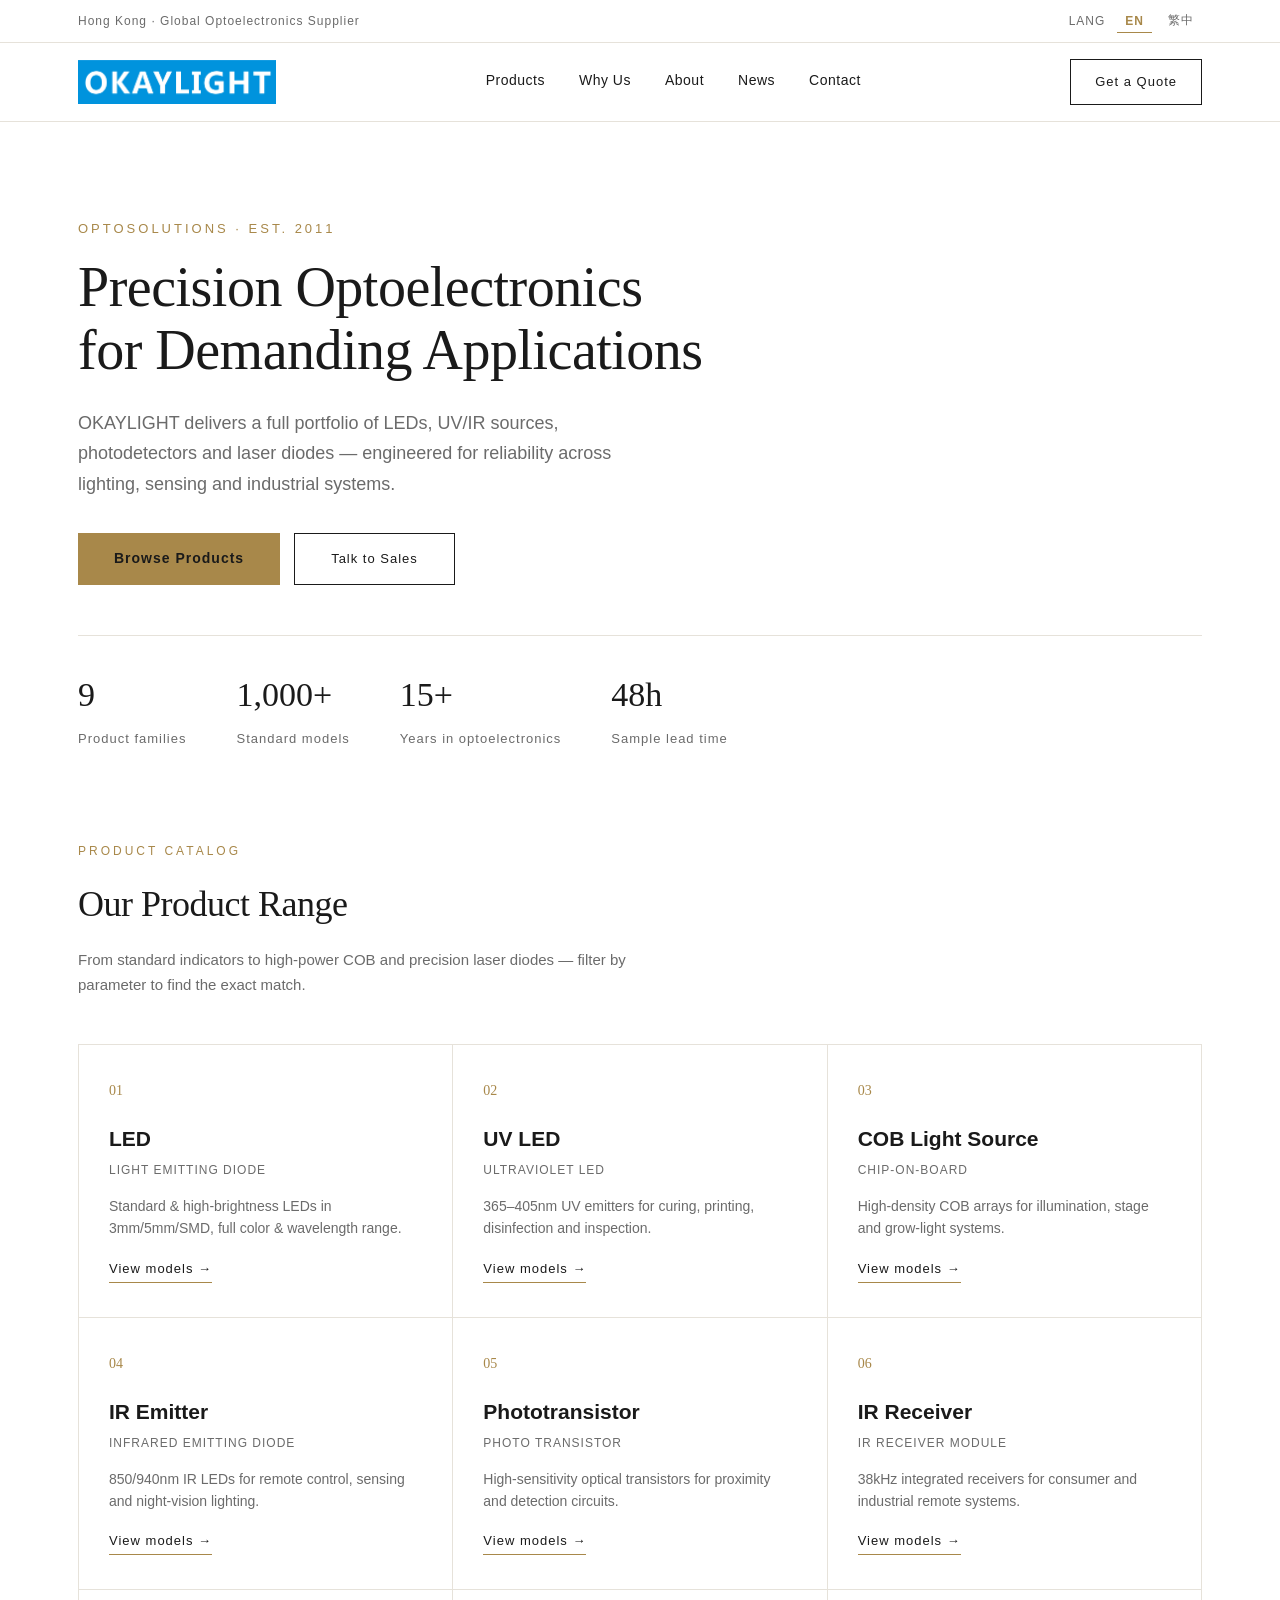
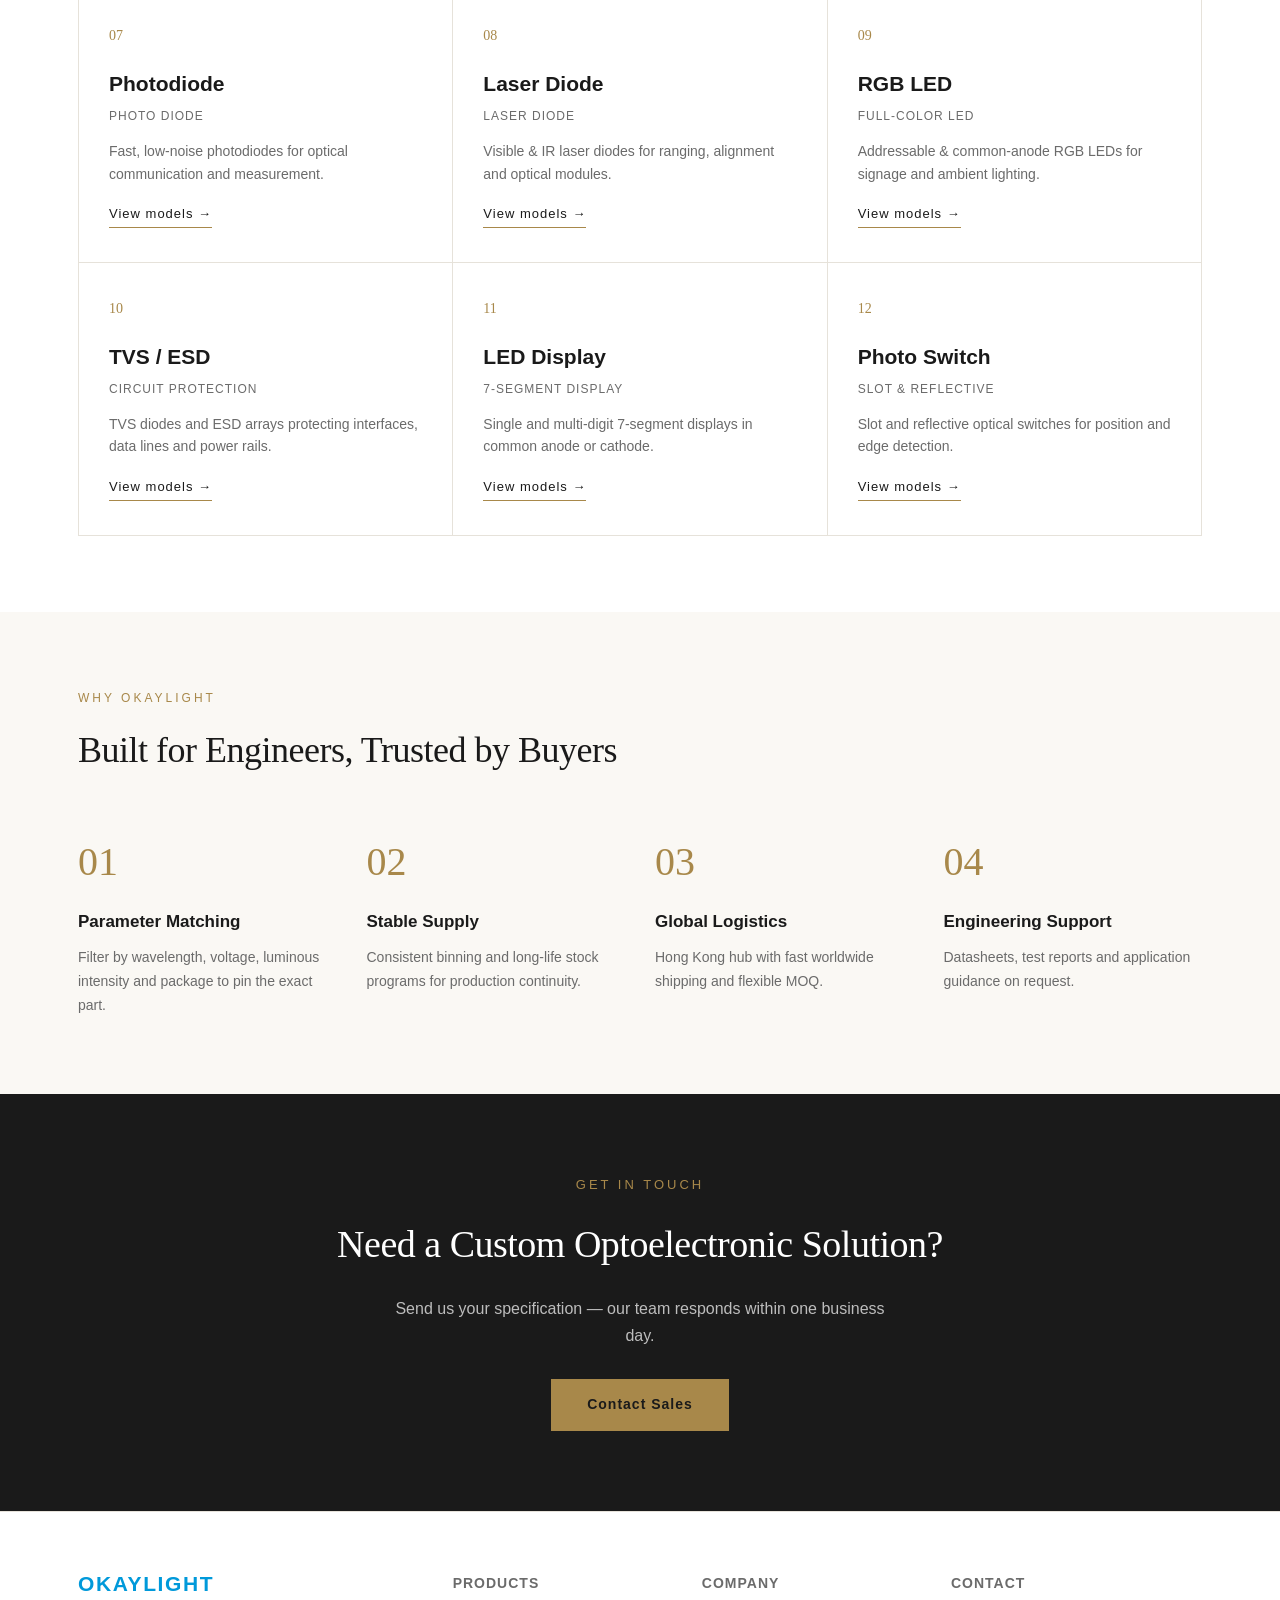
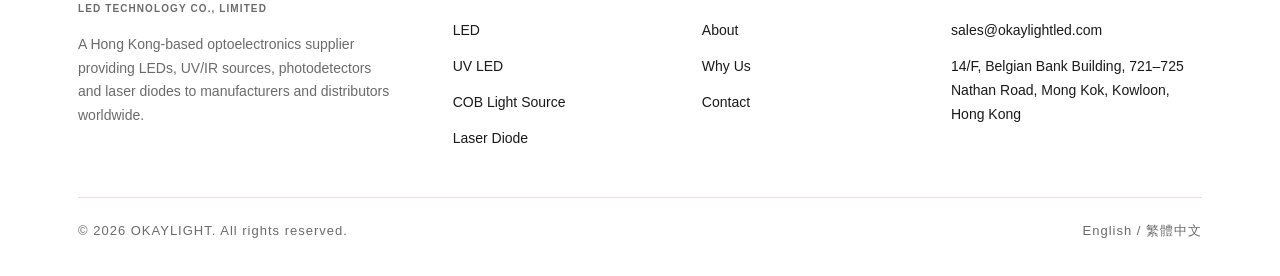
<file: index.html>
<!DOCTYPE html>
<html lang="en">
<head>
<meta charset="UTF-8">
<meta name="viewport" content="width=device-width, initial-scale=1.0">
<title>LED, UV &amp; IR Optoelectronics Supplier in Hong Kong | OKAYLIGHT</title>
<link rel="stylesheet" href="assets/style.css">
<link rel="canonical" href="https://www.okaylightled.com/">
<meta name="description" content="OKAYLIGHT supplies LEDs, UV LEDs, IR emitters, photodetectors, TVS/ESD and 7-segment displays — 1,700+ part numbers with parameter-level binning discipline. Hong Kong based, shipping worldwide.">
<meta name="robots" content="index,follow,max-image-preview:large">
<meta property="og:site_name" content="OKAYLIGHT">
<meta property="og:type" content="website">
<meta property="og:title" content="LED, UV &amp; IR Optoelectronics Supplier in Hong Kong | OKAYLIGHT">
<meta property="og:description" content="OKAYLIGHT supplies LEDs, UV LEDs, IR emitters, photodetectors, TVS/ESD and 7-segment displays — 1,700+ part numbers with parameter-level binning discipline. Hong Kong based, shipping worldwide.">
<meta property="og:url" content="https://www.okaylightled.com/">
<meta property="og:image" content="https://www.okaylightled.com/logo.png">
<meta property="og:locale" content="en">
<meta name="twitter:card" content="summary_large_image">
<meta name="twitter:title" content="LED, UV &amp; IR Optoelectronics Supplier in Hong Kong | OKAYLIGHT">
<meta name="twitter:description" content="OKAYLIGHT supplies LEDs, UV LEDs, IR emitters, photodetectors, TVS/ESD and 7-segment displays — 1,700+ part numbers with parameter-level binning discipline. Hong Kong based, shipping worldwide.">
<meta name="twitter:image" content="https://www.okaylightled.com/logo.png">
<link rel="preconnect" href="https://api.okaylightled.com" crossorigin>
<script type="application/ld+json">{"@context":"https://schema.org","@type":"Organization","@id":"https://www.okaylightled.com/#org","name":"OKAYLIGHT LED TECHNOLOGY CO., LIMITED","alternateName":"OKAYLIGHT","url":"https://www.okaylightled.com/","logo":{"@type":"ImageObject","url":"https://www.okaylightled.com/logo.png"},"email":"sales@okaylightled.com","address":{"@type":"PostalAddress","streetAddress":"14/F, Belgian Bank Building, 721–725 Nathan Road, Mong Kok","addressLocality":"Kowloon","addressRegion":"Hong Kong","addressCountry":"HK"},"contactPoint":[{"@type":"ContactPoint","contactType":"sales","email":"sales@okaylightled.com","availableLanguage":["en","zh-Hant"]}],"knowsAbout":["LED","UV LED","infrared emitter","IR receiver","photodiode","phototransistor","RGB LED","TVS diode","ESD protection","7-segment display"]}</script>
<script type="application/ld+json">{"@context":"https://schema.org","@type":"WebSite","@id":"https://www.okaylightled.com/#website","url":"https://www.okaylightled.com/","name":"OKAYLIGHT","publisher":{"@id":"https://www.okaylightled.com/#org"},"potentialAction":{"@type":"SearchAction","target":{"@type":"EntryPoint","urlTemplate":"https://www.okaylightled.com/products.html?q={search_term_string}"},"query-input":"required name=search_term_string"}}</script>
</head>
<body>

<div class="topbar">
  <div class="wrap">
    <div data-i18n="topbar.left">Hong Kong · Global Optoelectronics Supplier</div>
    <div class="lang">
      <span data-i18n="lang.label">Lang</span>
      <button data-l="en" class="active" onclick="setLang('en')">EN</button>
      <button data-l="zh" onclick="setLang('zh')">繁中</button>
    </div>
  </div>
</div>

<header>
  <div class="wrap">
    <a class="logo" href="index.html"><img src="logo.png" alt="OKAYLIGHT"></a>
    <nav>
      <a href="products.html" data-i18n="nav.products">Products</a>
      <a href="why-us.html" data-i18n="nav.why">Why Us</a>
      <a href="about.html" data-i18n="nav.about">About</a>
      <a href="news.html" data-i18n="nav.news">News</a>
      <a href="contact.html" data-i18n="nav.contact">Contact</a>
    </nav>
    <a class="cta" href="contact.html" data-i18n="nav.quote">Get a Quote</a>
  </div>
</header>

<section style="padding:96px 0 70px">
  <div class="wrap">
    <div class="kicker" data-i18n="home.kicker">OPTOSOLUTIONS · EST. 2011</div>
    <h1 class="serif" style="font-size:56px;line-height:1.12;font-weight:400;letter-spacing:-.5px" data-i18n="home.h1" data-cid="home.h1">Precision Optoelectronics for Demanding Applications</h1>
    <p style="font-size:18px;color:var(--muted);max-width:600px;margin-top:26px" data-i18n="home.p" data-cid="home.p">OKAYLIGHT delivers a full portfolio of LEDs, UV/IR sources, photodetectors and laser diodes — engineered for reliability across lighting, sensing and industrial systems.</p>
    <div style="display:flex;gap:14px;margin-top:34px">
      <a class="btn-gold" style="margin-top:0" href="products.html" data-i18n="home.btn1">Browse Products</a>
      <a class="cta" style="display:inline-block;padding:14px 36px" href="contact.html" data-i18n="home.btn2">Talk to Sales</a>
    </div>
    <div class="meta">
      <div class="m"><b data-cid="stat1v">9</b><span data-i18n="home.stat1">Product families</span></div>
      <div class="m"><b data-cid="stat2v">1,000+</b><span data-i18n="home.stat2">Standard models</span></div>
      <div class="m"><b data-cid="stat3v">15+</b><span data-i18n="home.stat3">Years in optoelectronics</span></div>
      <div class="m"><b data-cid="stat4v">48h</b><span data-i18n="home.stat4">Sample lead time</span></div>
    </div>
  </div>
</section>

<section style="padding-top:20px" id="products">
  <div class="wrap">
    <div class="sec-head">
      <div class="tag" data-i18n="home.tag">PRODUCT CATALOG</div>
      <h2 class="serif" data-i18n="home.h2">Our Product Range</h2>
      <p data-i18n="home.hp">From standard indicators to high-power COB and precision laser diodes — filter by parameter to find the exact match.</p>
    </div>
    <div class="grid">
      <a class="pcard" href="products.html?cat=led"><div class="idx">01</div><h3 data-i18n="cat.led">LED</h3><div class="en" data-i18n="cat.led.en">Light Emitting Diode</div><p data-i18n="cat.led.d">Standard & high-brightness LEDs in 3mm/5mm/SMD, full color & wavelength range.</p><span class="more" data-i18n="home.more">View models →</span></a>
      <a class="pcard" href="products.html?cat=uv"><div class="idx">02</div><h3 data-i18n="cat.uv">UV LED</h3><div class="en" data-i18n="cat.uv.en">Ultraviolet LED</div><p data-i18n="cat.uv.d">365–405nm UV emitters for curing, printing, disinfection and inspection.</p><span class="more" data-i18n="home.more">View models →</span></a>
      <a class="pcard" href="products.html?cat=cob"><div class="idx">03</div><h3 data-i18n="cat.cob">COB Light Source</h3><div class="en" data-i18n="cat.cob.en">Chip-on-Board</div><p data-i18n="cat.cob.d">High-density COB arrays for illumination, stage and grow-light systems.</p><span class="more" data-i18n="home.more">View models →</span></a>
      <a class="pcard" href="products.html?cat=ire"><div class="idx">04</div><h3 data-i18n="cat.ire">IR Emitter</h3><div class="en" data-i18n="cat.ire.en">Infrared Emitting Diode</div><p data-i18n="cat.ire.d">850/940nm IR LEDs for remote control, sensing and night-vision lighting.</p><span class="more" data-i18n="home.more">View models →</span></a>
      <a class="pcard" href="products.html?cat=pt"><div class="idx">05</div><h3 data-i18n="cat.pt">Phototransistor</h3><div class="en" data-i18n="cat.pt.en">Photo Transistor</div><p data-i18n="cat.pt.d">High-sensitivity optical transistors for proximity and detection circuits.</p><span class="more" data-i18n="home.more">View models →</span></a>
      <a class="pcard" href="products.html?cat=irr"><div class="idx">06</div><h3 data-i18n="cat.irr">IR Receiver</h3><div class="en" data-i18n="cat.irr.en">IR Receiver Module</div><p data-i18n="cat.irr.d">38kHz integrated receivers for consumer and industrial remote systems.</p><span class="more" data-i18n="home.more">View models →</span></a>
      <a class="pcard" href="products.html?cat=pd"><div class="idx">07</div><h3 data-i18n="cat.pd">Photodiode</h3><div class="en" data-i18n="cat.pd.en">Photo Diode</div><p data-i18n="cat.pd.d">Fast, low-noise photodiodes for optical communication and measurement.</p><span class="more" data-i18n="home.more">View models →</span></a>
      <a class="pcard" href="products.html?cat=ld"><div class="idx">08</div><h3 data-i18n="cat.ld">Laser Diode</h3><div class="en" data-i18n="cat.ld.en">Laser Diode</div><p data-i18n="cat.ld.d">Visible & IR laser diodes for ranging, alignment and optical modules.</p><span class="more" data-i18n="home.more">View models →</span></a>
      <a class="pcard" href="products.html?cat=rgb"><div class="idx">09</div><h3 data-i18n="cat.rgb">RGB LED</h3><div class="en" data-i18n="cat.rgb.en">Full-Color LED</div><p data-i18n="cat.rgb.d">Addressable & common-anode RGB LEDs for signage and ambient lighting.</p><span class="more" data-i18n="home.more">View models →</span></a>
      <a class="pcard" href="products.html?cat=tvs"><div class="idx">10</div><h3 data-i18n="cat.tvs">TVS / ESD</h3><div class="en" data-i18n="cat.tvs.en">Circuit Protection</div><p data-i18n="cat.tvs.d">Transient voltage suppressors and ESD arrays for interfaces and power rails.</p><span class="more" data-i18n="home.more">View models →</span></a>
      <a class="pcard" href="products.html?cat=seg"><div class="idx">11</div><h3 data-i18n="cat.seg">LED Display</h3><div class="en" data-i18n="cat.seg.en">7-Segment Display</div><p data-i18n="cat.seg.d">Single and multi-digit 7-segment displays, common anode or cathode.</p><span class="more" data-i18n="home.more">View models →</span></a>
      <a class="pcard" href="products.html?cat=psw"><div class="idx">12</div><h3 data-i18n="cat.psw">Photo Switch</h3><div class="en" data-i18n="cat.psw.en">Slot &amp; Reflective</div><p data-i18n="cat.psw.d">Slot and reflective optical switches for position and edge detection.</p><span class="more" data-i18n="home.more">View models →</span></a>
    </div>
  </div>
</section>

<section class="why" id="why" style="background:var(--cream)">
  <div class="wrap">
    <div class="sec-head">
      <div class="tag" data-i18n="why.tag">WHY OKAYLIGHT</div>
      <h2 class="serif" data-i18n="why.h2">Built for Engineers, Trusted by Buyers</h2>
    </div>
    <div class="grid2">
      <div class="feat"><div class="n">01</div><h4 data-i18n="f1.n">Parameter Matching</h4><p data-i18n="f1.d">Filter by wavelength, voltage, luminous intensity and package to pin the exact part.</p></div>
      <div class="feat"><div class="n">02</div><h4 data-i18n="f2.n">Stable Supply</h4><p data-i18n="f2.d">Consistent binning and long-life stock programs for production continuity.</p></div>
      <div class="feat"><div class="n">03</div><h4 data-i18n="f3.n">Global Logistics</h4><p data-i18n="f3.d">Hong Kong hub with fast worldwide shipping and flexible MOQ.</p></div>
      <div class="feat"><div class="n">04</div><h4 data-i18n="f4.n">Engineering Support</h4><p data-i18n="f4.d">Datasheets, test reports and application guidance on request.</p></div>
    </div>
  </div>
</section>

<section class="band" id="contact">
  <div class="wrap">
    <div class="kicker" data-i18n="band.kick">GET IN TOUCH</div>
    <h2 class="serif" data-i18n="band.h2" data-cid="band.h2">Need a Custom Optoelectronic Solution?</h2>
    <p data-i18n="band.p" data-cid="band.p">Send us your specification — our team responds within one business day.</p>
    <a href="contact.html" data-i18n="band.btn">Contact Sales</a>
  </div>
</section>

<footer>
  <div class="wrap">
    <div class="fg">
      <div>
        <div class="flogo" style="margin-bottom:16px"><span class="flogo-mark">OKAYLIGHT</span><span class="flogo-legal">LED TECHNOLOGY CO., LIMITED</span></div>
        <p style="max-width:320px" data-i18n="foot.about">A Hong Kong-based optoelectronics supplier providing LEDs, UV/IR sources, photodetectors and laser diodes to manufacturers and distributors worldwide.</p>
      </div>
      <div><h4 data-i18n="foot.p">Products</h4>
        <a href="products.html?cat=led" data-i18n="cat.led">LED</a>
        <a href="products.html?cat=uv" data-i18n="cat.uv">UV LED</a>
        <a href="products.html?cat=cob" data-i18n="cat.cob">COB Light Source</a>
        <a href="products.html?cat=ld" data-i18n="cat.ld">Laser Diode</a></div>
      <div><h4 data-i18n="foot.c">Company</h4>
        <a href="about.html" data-i18n="nav.about">About</a>
        <a href="why-us.html" data-i18n="nav.why">Why Us</a>
        <a href="contact.html" data-i18n="nav.contact">Contact</a></div>
      <div><h4 data-i18n="foot.contact">Contact</h4>
        <a href="mailto:sales@okaylightled.com">sales@okaylightled.com</a>
        <a href="#" data-i18n="foot.addr">14/F, Belgian Bank Building, 721–725 Nathan Road, Mong Kok, Kowloon, Hong Kong</a>
</div>
    </div>
    <div class="copy">
      <span>© 2026 OKAYLIGHT. <span data-i18n="foot.rights">All rights reserved.</span></span>
      <span data-i18n="foot.lang">English / 繁體中文</span>
    </div>
  </div>
</footer>

<script src="assets/config.js"></script>
<script src="assets/i18n.js"></script>
<script src="assets/content.js"></script>
<script src="assets/track.js"></script>
</body>
</html>
</file>
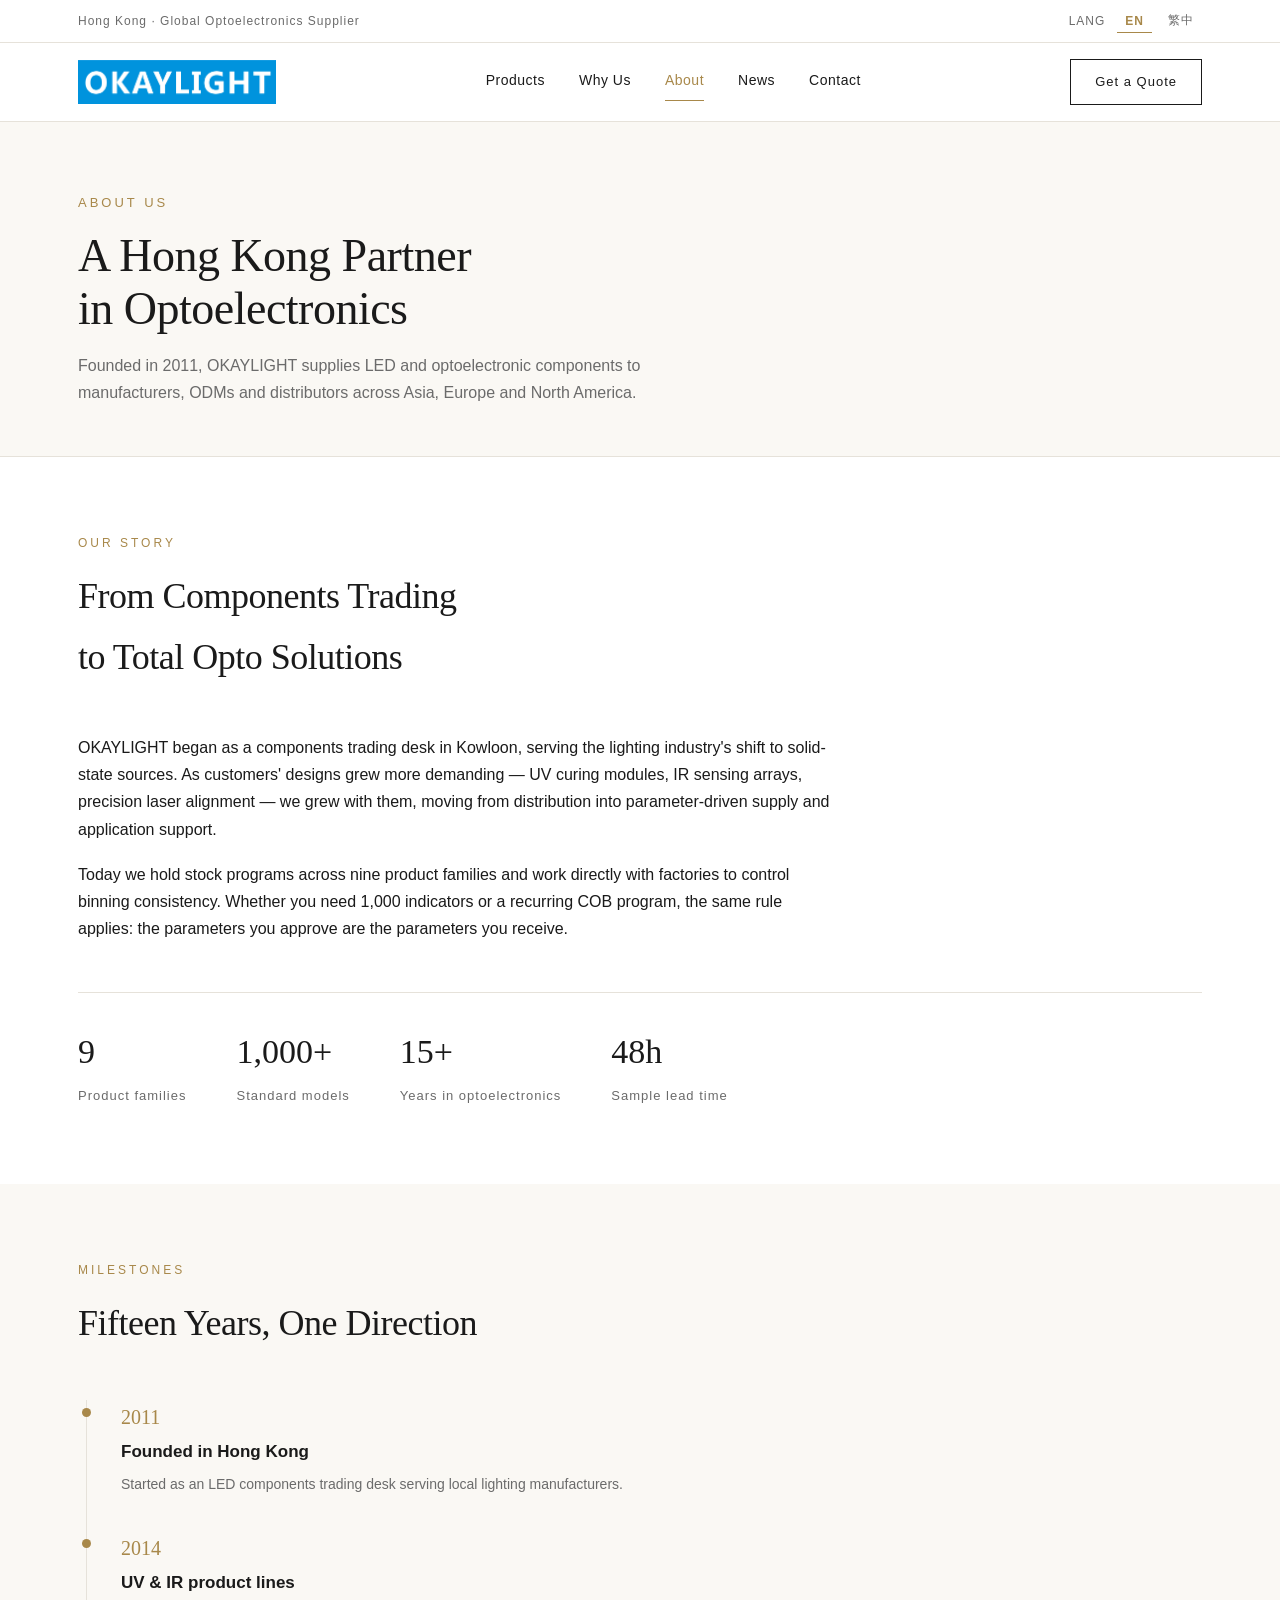
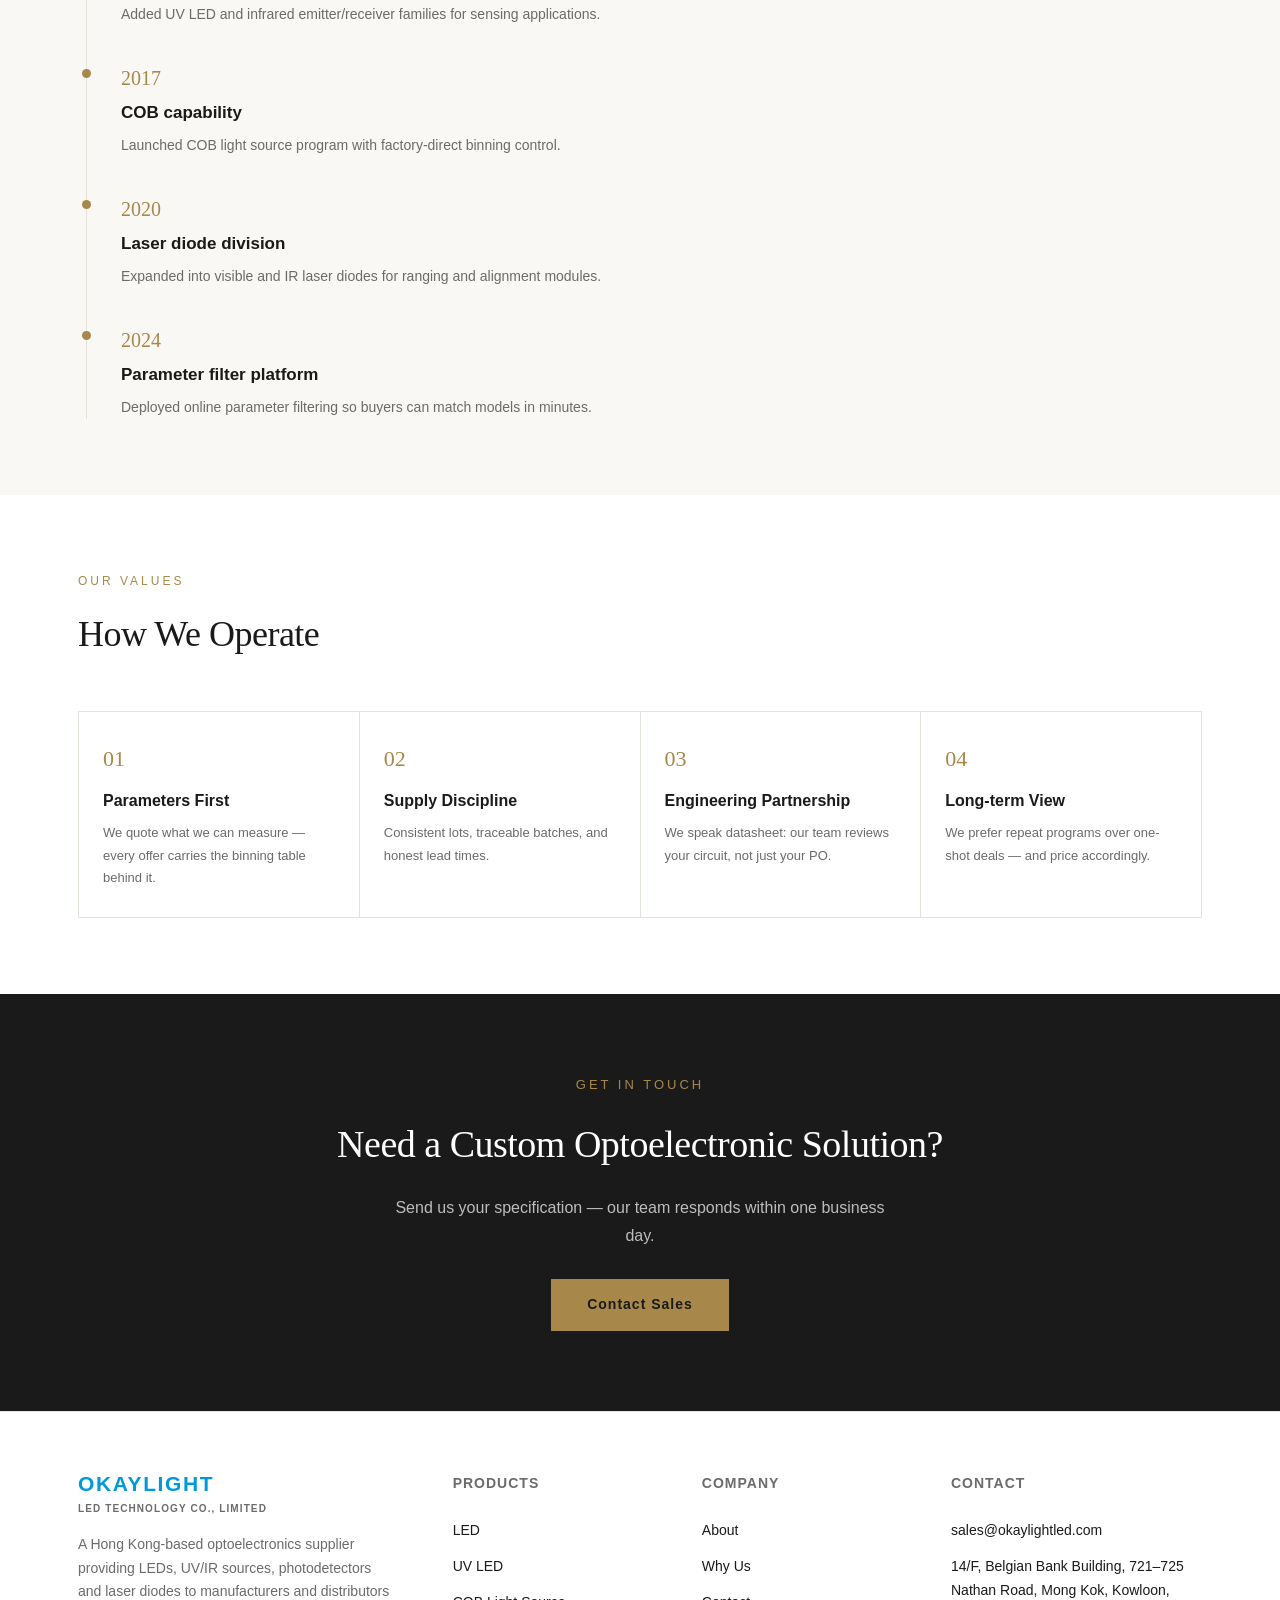
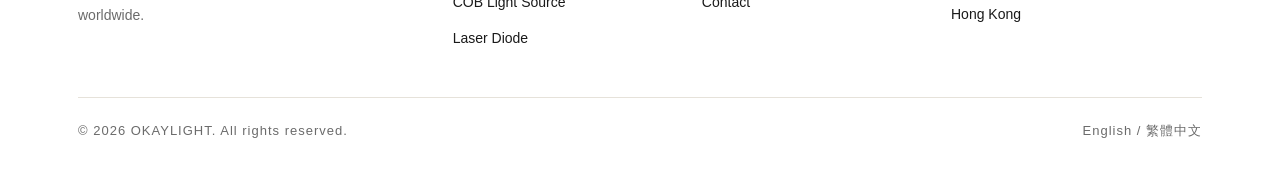
<file: about.html>
<!DOCTYPE html>
<html lang="en">
<head>
<meta charset="UTF-8">
<meta name="viewport" content="width=device-width, initial-scale=1.0">
<title>About OKAYLIGHT LED TECHNOLOGY CO., LIMITED — Hong Kong Supplier</title>
<link rel="stylesheet" href="assets/style.css">
<link rel="canonical" href="https://www.okaylightled.com/about.html">
<meta name="description" content="Founded in Kowloon, OKAYLIGHT grew from a components trading desk into a parameter-driven optoelectronics supplier serving manufacturers and distributors worldwide.">
<meta name="robots" content="index,follow,max-image-preview:large">
<meta property="og:site_name" content="OKAYLIGHT">
<meta property="og:type" content="website">
<meta property="og:title" content="About OKAYLIGHT LED TECHNOLOGY CO., LIMITED — Hong Kong Supplier">
<meta property="og:description" content="Founded in Kowloon, OKAYLIGHT grew from a components trading desk into a parameter-driven optoelectronics supplier serving manufacturers and distributors worldwide.">
<meta property="og:url" content="https://www.okaylightled.com/about.html">
<meta property="og:image" content="https://www.okaylightled.com/logo.png">
<meta property="og:locale" content="en">
<meta name="twitter:card" content="summary_large_image">
<meta name="twitter:title" content="About OKAYLIGHT LED TECHNOLOGY CO., LIMITED — Hong Kong Supplier">
<meta name="twitter:description" content="Founded in Kowloon, OKAYLIGHT grew from a components trading desk into a parameter-driven optoelectronics supplier serving manufacturers and distributors worldwide.">
<meta name="twitter:image" content="https://www.okaylightled.com/logo.png">
<link rel="preconnect" href="https://api.okaylightled.com" crossorigin>
<script type="application/ld+json">{"@context":"https://schema.org","@type":"Organization","@id":"https://www.okaylightled.com/#org","name":"OKAYLIGHT LED TECHNOLOGY CO., LIMITED","alternateName":"OKAYLIGHT","url":"https://www.okaylightled.com/","logo":{"@type":"ImageObject","url":"https://www.okaylightled.com/logo.png"},"email":"sales@okaylightled.com","address":{"@type":"PostalAddress","streetAddress":"14/F, Belgian Bank Building, 721–725 Nathan Road, Mong Kok","addressLocality":"Kowloon","addressRegion":"Hong Kong","addressCountry":"HK"},"contactPoint":[{"@type":"ContactPoint","contactType":"sales","email":"sales@okaylightled.com","availableLanguage":["en","zh-Hant"]}],"knowsAbout":["LED","UV LED","infrared emitter","IR receiver","photodiode","phototransistor","RGB LED","TVS diode","ESD protection","7-segment display"]}</script>
</head>
<body>

<div class="topbar">
  <div class="wrap">
    <div data-i18n="topbar.left">Hong Kong · Global Optoelectronics Supplier</div>
    <div class="lang">
      <span data-i18n="lang.label">Lang</span>
      <button data-l="en" class="active" onclick="setLang('en')">EN</button>
      <button data-l="zh" onclick="setLang('zh')">繁中</button>
    </div>
  </div>
</div>

<header>
  <div class="wrap">
    <a class="logo" href="index.html"><img src="logo.png" alt="OKAYLIGHT"></a>
    <nav>
      <a href="products.html" data-i18n="nav.products">Products</a>
      <a href="why-us.html" data-i18n="nav.why">Why Us</a>
      <a href="about.html" data-i18n="nav.about">About</a>
      <a href="news.html" data-i18n="nav.news">News</a>
      <a href="contact.html" data-i18n="nav.contact">Contact</a>
    </nav>
    <a class="cta" href="contact.html" data-i18n="nav.quote">Get a Quote</a>
  </div>
</header>

<div class="page-hero">
  <div class="wrap">
    <div class="kicker" data-i18n="ab.kicker">ABOUT US</div>
    <h1 class="serif" data-i18n="ab.h1">A Hong Kong Partner in Optoelectronics</h1>
    <p data-i18n="ab.p">Founded in 2011, OKAYLIGHT supplies LED and optoelectronic components to manufacturers, ODMs and distributors across Asia, Europe and North America.</p>
  </div>
</div>

<section>
  <div class="wrap">
    <div class="sec-head">
      <div class="tag" data-i18n="ab.tag">OUR STORY</div>
      <h2 class="serif" data-i18n="ab.h2">From Components Trading to Total Opto Solutions</h2>
    </div>
    <p style="max-width:760px;font-size:16px" data-i18n="ab.s1" data-cid="about.s1">OKAYLIGHT began as a components trading desk in Kowloon…</p>
    <p style="max-width:760px;font-size:16px;margin-top:18px" data-i18n="ab.s2" data-cid="about.s2">Today we hold stock programs across nine product families…</p>
    <div class="meta">
      <div class="m"><b data-cid="stat1v">9</b><span data-i18n="home.stat1">Product families</span></div>
      <div class="m"><b data-cid="stat2v">1,000+</b><span data-i18n="home.stat2">Standard models</span></div>
      <div class="m"><b data-cid="stat3v">15+</b><span data-i18n="home.stat3">Years in optoelectronics</span></div>
      <div class="m"><b data-cid="stat4v">48h</b><span data-i18n="home.stat4">Sample lead time</span></div>
    </div>
  </div>
</section>

<section style="background:var(--cream)">
  <div class="wrap">
    <div class="sec-head">
      <div class="tag" data-i18n="ab.tag2">MILESTONES</div>
      <h2 class="serif" data-i18n="ab.h2b">Fifteen Years, One Direction</h2>
    </div>
    <div class="timeline">
      <div class="tl"><div class="y" data-i18n="ab.m1.y">2011</div><h4 data-i18n="ab.m1.t">Founded in Hong Kong</h4><p data-i18n="ab.m1.d">Started as an LED components trading desk serving local lighting manufacturers.</p></div>
      <div class="tl"><div class="y" data-i18n="ab.m2.y">2014</div><h4 data-i18n="ab.m2.t">UV & IR product lines</h4><p data-i18n="ab.m2.d">Added UV LED and infrared emitter/receiver families for sensing applications.</p></div>
      <div class="tl"><div class="y" data-i18n="ab.m3.y">2017</div><h4 data-i18n="ab.m3.t">COB capability</h4><p data-i18n="ab.m3.d">Launched COB light source program with factory-direct binning control.</p></div>
      <div class="tl"><div class="y" data-i18n="ab.m4.y">2020</div><h4 data-i18n="ab.m4.t">Laser diode division</h4><p data-i18n="ab.m4.d">Expanded into visible and IR laser diodes for ranging and alignment modules.</p></div>
      <div class="tl"><div class="y" data-i18n="ab.m5.y">2024</div><h4 data-i18n="ab.m5.t">Parameter filter platform</h4><p data-i18n="ab.m5.d">Deployed online parameter filtering so buyers can match models in minutes.</p></div>
    </div>
  </div>
</section>

<section>
  <div class="wrap">
    <div class="sec-head">
      <div class="tag" data-i18n="ab.tag3">OUR VALUES</div>
      <h2 class="serif" data-i18n="ab.h2c">How We Operate</h2>
    </div>
    <div class="values">
      <div class="value"><div class="n" data-i18n="ab.v1.n">01</div><h4 data-i18n="ab.v1.t">Parameters First</h4><p data-i18n="ab.v1.d">We quote what we can measure — every offer carries the binning table behind it.</p></div>
      <div class="value"><div class="n" data-i18n="ab.v2.n">02</div><h4 data-i18n="ab.v2.t">Supply Discipline</h4><p data-i18n="ab.v2.d">Consistent lots, traceable batches, and honest lead times.</p></div>
      <div class="value"><div class="n" data-i18n="ab.v3.n">03</div><h4 data-i18n="ab.v3.t">Engineering Partnership</h4><p data-i18n="ab.v3.d">We speak datasheet: our team reviews your circuit, not just your PO.</p></div>
      <div class="value"><div class="n" data-i18n="ab.v4.n">04</div><h4 data-i18n="ab.v4.t">Long-term View</h4><p data-i18n="ab.v4.d">We prefer repeat programs over one-shot deals — and price accordingly.</p></div>
    </div>
  </div>
</section>

<section class="band">
  <div class="wrap">
    <div class="kicker" data-i18n="band.kick">GET IN TOUCH</div>
    <h2 class="serif" data-i18n="band.h2">Need a Custom Optoelectronic Solution?</h2>
    <p data-i18n="band.p">Send us your specification — our team responds within one business day.</p>
    <a href="contact.html" data-i18n="band.btn">Contact Sales</a>
  </div>
</section>

<footer>
  <div class="wrap">
    <div class="fg">
      <div>
        <div class="flogo" style="margin-bottom:16px"><span class="flogo-mark">OKAYLIGHT</span><span class="flogo-legal">LED TECHNOLOGY CO., LIMITED</span></div>
        <p style="max-width:320px" data-i18n="foot.about">A Hong Kong-based optoelectronics supplier providing LEDs, UV/IR sources, photodetectors and laser diodes to manufacturers and distributors worldwide.</p>
      </div>
      <div><h4 data-i18n="foot.p">Products</h4>
        <a href="products.html?cat=led" data-i18n="cat.led">LED</a>
        <a href="products.html?cat=uv" data-i18n="cat.uv">UV LED</a>
        <a href="products.html?cat=cob" data-i18n="cat.cob">COB Light Source</a>
        <a href="products.html?cat=ld" data-i18n="cat.ld">Laser Diode</a></div>
      <div><h4 data-i18n="foot.c">Company</h4>
        <a href="about.html" data-i18n="nav.about">About</a>
        <a href="why-us.html" data-i18n="nav.why">Why Us</a>
        <a href="contact.html" data-i18n="nav.contact">Contact</a></div>
      <div><h4 data-i18n="foot.contact">Contact</h4>
        <a href="mailto:sales@okaylightled.com">sales@okaylightled.com</a>
        <a href="#" data-i18n="foot.addr">14/F, Belgian Bank Building, 721–725 Nathan Road, Mong Kok, Kowloon, Hong Kong</a>
</div>
    </div>
    <div class="copy">
      <span>© 2026 OKAYLIGHT. <span data-i18n="foot.rights">All rights reserved.</span></span>
      <span data-i18n="foot.lang">English / 繁體中文</span>
    </div>
  </div>
</footer>

<script src="assets/config.js"></script>
<script src="assets/i18n.js"></script>
<script src="assets/content.js"></script>
<script src="assets/track.js"></script>
</body>
</html>
</file>
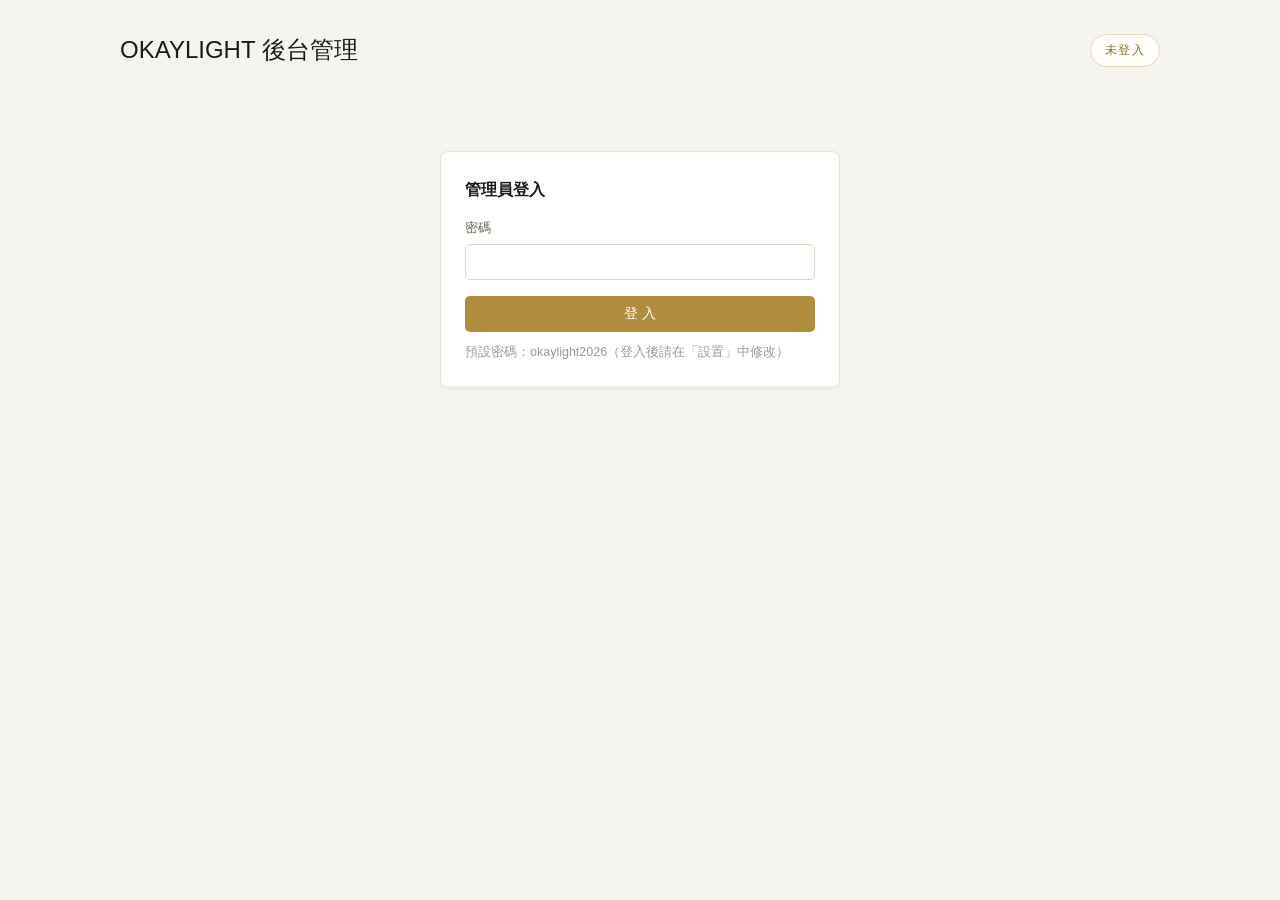
<file: admin.html>
<!DOCTYPE html>
<html lang="zh-Hant">
<head>
<meta charset="UTF-8">
<meta name="viewport" content="width=device-width, initial-scale=1.0">
<meta name="robots" content="noindex,nofollow">
<title>後台管理 — OKAYLIGHT</title>
<link rel="stylesheet" href="assets/style.css">
<style>
  body{background:#f6f4ef}
  .adm-wrap{max-width:1080px;margin:0 auto;padding:30px 20px 80px}
  .adm-head{display:flex;align-items:center;justify-content:space-between;margin-bottom:26px}
  .adm-head h1{font-size:24px;font-weight:500}
  .adm-badge{font-size:12px;letter-spacing:.12em;color:#8a6d2f;border:1px solid #e2d7bf;background:#fffdf7;border-radius:999px;padding:5px 14px}
  .card{background:#fff;border:1px solid #e8e3d8;border-radius:8px;padding:24px;box-shadow:0 1px 3px rgba(60,50,30,.05);margin-bottom:22px}
  .card h3{font-size:16px;margin-bottom:14px;font-weight:600}
  .tabs2{display:flex;gap:8px;margin-bottom:22px;flex-wrap:wrap}
  .tabs2 button{padding:10px 20px;border:1px solid #ddd5c4;background:#fff;border-radius:6px;font-size:14px;cursor:pointer}
  .tabs2 button.on{background:#1d1a14;color:#fff;border-color:#1d1a14}
  .btn{padding:9px 20px;border:none;border-radius:5px;cursor:pointer;font-size:14px}
  .btn-g{background:#b08d3e;color:#fff}.btn-g:hover{background:#96762f}
  .btn-s{background:#eee9de;color:#4a4436}.btn-s:hover{background:#e0d9c8}
  .btn-d{background:#fbeaea;color:#a33}.btn-d:hover{background:#f3d3d3}
  .btn:disabled{opacity:.5;cursor:default}
  input[type=text],input[type=password],input[type=email],select,textarea{width:100%;box-sizing:border-box;padding:9px 12px;border:1px solid #ddd5c4;border-radius:5px;font-size:14px;background:#fff}
  textarea{resize:vertical;min-height:70px}
  label.fl{display:block;font-size:13px;color:#6b6455;margin:12px 0 5px}
  .row{display:flex;gap:14px}.row>div{flex:1}
  table.adm{width:100%;border-collapse:collapse;font-size:13.5px}
  table.adm th{text-align:left;padding:9px 8px;border-bottom:2px solid #e5dfcf;color:#6b6455;font-weight:600;white-space:nowrap}
  table.adm td{padding:7px 8px;border-bottom:1px solid #f0ece2;vertical-align:middle}
  table.adm input[type=text],table.adm select{padding:6px 8px;font-size:13px}
  .status{padding:3px 10px;border-radius:999px;font-size:12px;display:inline-block}
  .st-new{background:#fff3d6;color:#8a6d2f;font-weight:600}
  .st-read{background:#f0efe9;color:#999}
  .iq-msg{white-space:pre-wrap;color:#333;margin-top:6px;line-height:1.5}
  .iq-item{border-bottom:1px solid #f0ece2;padding:12px 4px}
  .msg{margin-top:12px;font-size:13.5px;padding:9px 14px;border-radius:5px;display:none}
  .msg.ok{display:block;background:#eef7ee;color:#2e7d32}
  .msg.err{display:block;background:#fbeaea;color:#a33}
  .login-box{max-width:400px;margin:80px auto}
  .hint{font-size:12.5px;color:#999;margin-top:10px}
  .tools{display:flex;gap:10px;align-items:center;flex-wrap:wrap;margin-bottom:14px}
  .ds-cell-mini{font-size:12px;color:#8a6d2f;word-break:break-all;max-width:150px}
  #view h2,#view .serif{font-size:20px}
  .pr-pager{display:flex;flex-wrap:wrap;align-items:center;gap:6px;margin-top:16px;font-size:13px;color:#8a8272}
  .pr-info{margin-right:8px}
  .pr-pager .btn{padding:5px 12px;font-size:12.5px}
  .pr-pager .btn.on{background:#1a1a1a;color:#fff;border-color:#1a1a1a}
  .pr-pager .btn[disabled]{opacity:.35;cursor:not-allowed}
  /* analytics */
  .an-range{display:flex;gap:4px}
  .an-range .btn.on{background:#1a1a1a;color:#fff;border-color:#1a1a1a}
  .an-check{font-size:12.5px;color:#8a8272;display:inline-flex;align-items:center;gap:5px;cursor:pointer}
  .an-kpi{display:grid;grid-template-columns:repeat(4,1fr);gap:1px;background:#eee9dd;border:1px solid #eee9dd;margin:16px 0 22px}
  .an-kpi-item{background:#fff;padding:16px 18px}
  .an-kpi-item span{display:block;font-size:11.5px;letter-spacing:1.2px;text-transform:uppercase;color:#a49b8b}
  .an-kpi-item b{display:block;font-size:26px;font-weight:600;margin-top:6px;color:#1a1a1a}
  .an-chartwrap{border:1px solid #eee9dd;padding:16px 18px 8px;margin-bottom:22px}
  .an-chart-head{display:flex;justify-content:space-between;align-items:baseline;font-size:13px;margin-bottom:10px}
  .an-chart-head span{font-size:11.5px;color:#a49b8b}
  .an-grid{display:grid;grid-template-columns:1fr 1fr;gap:22px 34px}
  .an-block h4{font-size:12.5px;letter-spacing:1.2px;text-transform:uppercase;color:#8a6d2f;margin-bottom:10px;padding-bottom:7px;border-bottom:1px solid #f0ece2}
  .an-bar{margin-bottom:9px}
  .an-bar-t{display:flex;justify-content:space-between;gap:10px;font-size:12.5px;margin-bottom:4px}
  .an-bar-t span{overflow:hidden;text-overflow:ellipsis;white-space:nowrap;max-width:78%}
  .an-bar-t em{font-style:normal;color:#8a8272;white-space:nowrap}
  .an-bar-t em i{font-style:normal;color:#b9ac96;margin-left:6px;font-size:11.5px}
  .an-bar-b{height:6px;background:#f4f1ea}
  .an-bar-b i{display:block;height:100%;background:#c9b184}
  .an-empty{color:#b9ac96;font-size:12.5px;padding:6px 0}
  .an-h4{font-size:13px;margin:24px 0 8px}
  @media(max-width:760px){.an-kpi{grid-template-columns:repeat(2,1fr)}.an-grid{grid-template-columns:1fr}}
</style>
</head>
<body>

<div class="adm-wrap">
  <div class="adm-head">
    <h1>OKAYLIGHT <span style="font-weight:300">後台管理</span></h1>
    <span class="adm-badge" id="state-chip">未登入</span>
  </div>

  <!-- ============ 登录 ============ -->
  <div id="login" class="card login-box">
    <h3>管理員登入</h3>
    <label class="fl">密碼</label>
    <input type="password" id="pw" onkeydown="if(event.key==='Enter')doLogin()">
    <button class="btn btn-g" style="margin-top:16px;width:100%" onclick="doLogin()">登 入</button>
    <div class="msg" id="login-msg"></div>
    <p class="hint">預設密碼：okaylight2026（登入後請在「設置」中修改）</p>
  </div>

  <!-- ============ 主面板 ============ -->
  <div id="panel" style="display:none">
    <div class="tabs2">
      <button class="on" data-v="view-iq" onclick="showView(this)">詢價收件箱</button>
      <button data-v="view-pr" onclick="showView(this)">產品管理</button>
      <button data-v="view-nw" onclick="showView(this)">文章管理</button>
      <button data-v="view-an" onclick="showView(this)">流量統計</button>
      <button data-v="view-ct" onclick="showView(this)">頁面裝修</button>
      <button data-v="view-st" onclick="showView(this)">設置</button>
      <span style="flex:1"></span>
      <button onclick="location.href='index.html'" style="border-color:#b08d3e;color:#8a6d2f">← 返回網站</button>
    </div>

    <!-- 询价 -->
    <div id="view-iq" class="card">
      <div class="tools">
        <h3 style="margin:0">詢價內容</h3>
        <span style="flex:1"></span>
        <button class="btn btn-s" onclick="loadInquiries()">刷新</button>
      </div>
      <div id="iq-list">載入中…</div>
      <div class="msg" id="iq-msg"></div>
    </div>

    <!-- 产品 -->
    <div id="view-pr" style="display:none" class="card">
      <div class="tools">
        <h3 style="margin:0">產品型號管理</h3>
        <span style="flex:1"></span>
        <input type="text" id="pr-q" placeholder="搜尋型號／參數…" oninput="PR_Q=this.value;PR_PAGE=1;renderProducts()" style="width:180px;padding:8px 10px;border:1px solid #e2d7bf;border-radius:4px;font-size:13px;margin-right:8px">
        <button class="btn btn-s" onclick="addRow()">＋ 新增型號</button>
        <button class="btn btn-g" onclick="saveProducts()">儲存全部</button>
      </div>
      <p class="hint">每行對應產品頁表格的一行；「規格書」欄可為每個型號上傳 PDF（顯示在參考規格書欄的查看/下載按鈕）。<b>修改後必須點「儲存全部」才會生效。</b></p>
      <div style="overflow-x:auto">
        <table class="adm" id="pr-table">
          <thead><tr>
            <th>分類</th><th>型號</th><th>封裝</th><th>關鍵參數</th><th>參數細節</th><th>規格書</th><th></th>
          </tr></thead>
          <tbody></tbody>
        </table>
      </div>
      <div class="pr-pager" id="pr-pager"></div>
      <div class="msg" id="pr-msg"></div>
    </div>

    <!-- 文章 -->
    <div id="view-nw" style="display:none" class="card">
      <div class="tools">
        <h3 style="margin:0">文章 / 新聞</h3>
        <span style="flex:1"></span>
        <button class="btn btn-s" onclick="loadArticles()">重新載入</button>
        <button class="btn btn-g" onclick="newArticle()">＋ 新增文章</button>
      </div>
      <p class="hint">前台「News」頁展示已發佈的文章；同一篇文章可分別填英文與繁中版本，訪客切換語言時自動對應。</p>
      <div id="nw-list">載入中…</div>

      <div id="nw-editor" style="display:none;border-top:2px solid #eee5d3;margin-top:18px;padding-top:18px">
        <div class="row">
          <div><label class="fl">英文標題</label><input type="text" id="nw-title-en"></div>
          <div><label class="fl">繁中標題</label><input type="text" id="nw-title-zh"></div>
        </div>
        <div class="row">
          <div><label class="fl">Slug（網址用，留空自動生成）</label><input type="text" id="nw-slug" placeholder="e.g. new-uv-led-series"></div>
          <div><label class="fl">狀態</label>
            <select id="nw-state"><option value="draft">草稿</option><option value="published">已發佈</option></select>
          </div>
        </div>
        <div class="row">
          <div><label class="fl">英文摘要</label><textarea id="nw-ex-en" style="min-height:60px"></textarea></div>
          <div><label class="fl">繁中摘要</label><textarea id="nw-ex-zh" style="min-height:60px"></textarea></div>
        </div>
        <div class="row">
          <div><label class="fl">英文正文（空行分段）</label><textarea id="nw-body-en" style="min-height:160px"></textarea></div>
          <div><label class="fl">繁中正文（空行分段）</label><textarea id="nw-body-zh" style="min-height:160px"></textarea></div>
        </div>
        <label class="fl">封面圖網址</label>
        <input type="text" id="nw-cover" placeholder="https://... 或上傳圖片">
        <div style="margin-top:8px">
          <input type="file" accept="image/*,application/pdf" style="display:none" id="nw-file" onchange="uploadNewsFile(this)">
          <button class="btn btn-s" onclick="document.getElementById('nw-file').click()">上傳圖片</button>
          <button class="btn btn-g" style="margin-left:8px" onclick="saveArticle()">儲存文章</button>
          <button class="btn btn-s" style="margin-left:8px" onclick="document.getElementById('nw-editor').style.display='none'">取消</button>
        </div>
        <div class="msg" id="nw-msg"></div>
      </div>
    </div>

    <!-- 流量统计 -->
    <div id="view-an" style="display:none" class="card">
      <div class="tools">
        <h3 style="margin:0">流量統計</h3>
        <span style="flex:1"></span>
        <div class="an-range" id="an-range">
          <button class="btn btn-s on" data-d="1">今天</button>
          <button class="btn btn-s" data-d="7">7 天</button>
          <button class="btn btn-s" data-d="30">30 天</button>
          <button class="btn btn-s" data-d="90">90 天</button>
        </div>
        <label class="an-check"><input type="checkbox" id="an-bots" onchange="loadAnalytics()"> 含機器人</label>
        <button class="btn btn-s" onclick="exportAnalytics()">匯出 CSV</button>
        <button class="btn btn-s" onclick="loadAnalytics()">刷新</button>
      </div>
      <p class="hint">來源＝訪客從哪裡來（搜尋／社群／引薦／直接輸入）；IP 歸屬地由 Cloudflare 邊緣節點提供；明細預設遮罩 IP 末段。</p>

      <div class="an-kpi" id="an-kpi"></div>

      <div class="an-chartwrap">
        <div class="an-chart-head"><b>訪問趨勢</b><span>柱＝PV　折線＝UV</span></div>
        <div id="an-chart"></div>
      </div>

      <div class="an-grid">
        <div class="an-block"><h4>來源</h4><div id="an-src"></div></div>
        <div class="an-block"><h4>國家／地區</h4><div id="an-ctry"></div></div>
        <div class="an-block"><h4>城市</h4><div id="an-city"></div></div>
        <div class="an-block"><h4>熱門頁面</h4><div id="an-pages"></div></div>
        <div class="an-block"><h4>引薦網域</h4><div id="an-refs"></div></div>
        <div class="an-block"><h4>裝置 / 瀏覽器</h4><div id="an-dev"></div><div id="an-br" style="margin-top:14px"></div></div>
      </div>

      <h4 class="an-h4">最近訪問明細</h4>
      <label class="an-check" style="margin-bottom:8px"><input type="checkbox" id="an-fullip" onchange="renderRecent()"> 顯示完整 IP</label>
      <div style="overflow-x:auto">
        <table class="adm" id="an-recent">
          <thead><tr><th>時間</th><th>IP</th><th>地區</th><th>來源</th><th>頁面</th><th>裝置</th></tr></thead>
          <tbody></tbody>
        </table>
      </div>
      <div class="msg" id="an-msg"></div>
    </div>

    <!-- 装修 -->
    <div id="view-ct" style="display:none" class="card">
      <div class="tools">
        <h3 style="margin:0">頁面內容裝修</h3>
        <span style="flex:1"></span>
        <button class="btn btn-s" onclick="loadContent()">還原當前</button>
        <button class="btn btn-g" onclick="saveContent()">儲存並發佈</button>
      </div>
      <p class="hint">修改後點「儲存並發佈」，前台頁面立即生效（訪客刷新即可看到）。每個欄位分英文 / 繁中兩套。</p>
      <div id="ct-fields"></div>
      <div class="msg" id="ct-msg"></div>
    </div>

    <!-- 设置 -->
    <div id="view-st" style="display:none" class="card" style="max-width:520px">
      <h3>修改管理密碼</h3>
      <label class="fl">目前密碼</label>
      <input type="password" id="pw-old">
      <label class="fl">新密碼（至少 6 位）</label>
      <input type="password" id="pw-new">
      <button class="btn btn-g" style="margin-top:16px" onclick="changePw()">更新密碼</button>
      <div class="msg" id="st-msg"></div>
    </div>
  </div>
</div>

<script src="assets/config.js"></script>
<script>
"use strict";
let TOKEN = sessionStorage.getItem('okay_admin_token') || '';

function api(path, opts) {
  opts = opts || {};
  opts.headers = Object.assign({'Content-Type':'application/json'},
    TOKEN ? {'Authorization':'Bearer '+TOKEN} : {});
  return fetch(OKAY.url(path), opts).then(async r => {
    const j = await r.json().catch(()=>({}));
    if (!r.ok) throw new Error(j.error || ('HTTP '+r.status));
    return j;
  });
}
function msg(id, ok, text){ const m=document.getElementById(id); m.className='msg '+(ok?'ok':'err'); m.textContent=text; }

/* ---------- login ---------- */
async function doLogin(){
  try{
    const j = await api('/api/login',{method:'POST',body:JSON.stringify({password:document.getElementById('pw').value})});
    TOKEN = j.token; sessionStorage.setItem('okay_admin_token',TOKEN);
    enter();
  }catch(e){
    const m=document.getElementById('login-msg'); m.className='msg err'; m.textContent='密碼錯誤，請重試。';
  }
}
function enter(){
  document.getElementById('login').style.display='none';
  document.getElementById('panel').style.display='block';
  document.getElementById('state-chip').textContent='已登入';
  loadInquiries(); loadProducts(); loadArticles(); loadContent();
}
function showView(btn){
  document.querySelectorAll('.tabs2 button[data-v]').forEach(b=>b.classList.toggle('on',b===btn));
  ['view-iq','view-pr','view-nw','view-an','view-ct','view-st'].forEach(v=>document.getElementById(v).style.display=(v===btn.dataset.v?'block':'none'));
  if(btn.dataset.v==='view-an' && !window.AN_LOADED) loadAnalytics();
}
if (TOKEN) enter();

/* ---------- inquiries ---------- */
const CAT_ZH={led:'發光二極管',uv:'紫外 LED',cob:'COB 光源',ire:'紅外發射管',pt:'光電晶體',irr:'紅外接收頭',pd:'光電二極管',ld:'激光二極管',rgb:'RGB LED',tvs:'TVS / 靜電保護',seg:'LED 數碼管',psw:'槽型/反射式光電開關'};
const CAT_LIST=['led','uv','cob','ire','pt','irr','pd','ld','rgb','tvs','seg','psw'];
async function loadInquiries(){
  const box=document.getElementById('iq-list');
  try{
    const list=await api('/api/inquiries');
    if(!list.length){box.innerHTML='<p class="hint" style="padding:16px 0">暫無詢價。客戶在「聯絡」頁提交的詢價會即時出現在這裡。</p>';return;}
    box.innerHTML=list.map(i=>`
      <div class="iq-item">
        <div style="display:flex;gap:10px;align-items:center;flex-wrap:wrap">
          <span class="status ${i.read?'st-read':'st-new'}">${i.read?'已讀':'新詢價'}</span>
          <b>${esc(i.name)}</b>${i.company?' · '+esc(i.company):''}
          <span style="color:#8a6d2f">${esc(i.email)}</span>
          ${i.interest?'<span style="background:#f4f1e8;border-radius:4px;padding:2px 8px;font-size:12px">'+esc(i.interest)+'</span>':''}
          <span style="color:#999;font-size:12px">${new Date(i.ts).toLocaleString('zh-Hant')}</span>
          <span style="flex:1"></span>
          <button class="btn btn-s" style="padding:4px 12px;font-size:12px" onclick="iqUpdate('${i.id}',${i.read?'unread':'read'})">${i.read?'標為未讀':'標為已讀'}</button>
          <button class="btn btn-d" style="padding:4px 12px;font-size:12px" onclick="iqUpdate('${i.id}','delete')">刪除</button>
        </div>
        <div class="iq-msg">${esc(i.msg)}</div>
      </div>`).join('');
  }catch(e){ box.innerHTML='<p class="hint">載入失敗：'+esc(e.message)+'</p>'; }
}
async function iqUpdate(id,action){
  try{ await api('/api/inquiries/update',{method:'POST',body:JSON.stringify({id,action})}); loadInquiries(); }
  catch(e){ msg('iq-msg',false,'操作失敗：'+e.message); }
}
function esc(s){return String(s==null?'':s).replace(/[&<>"']/g,c=>({'&':'&amp;','<':'&lt;','>':'&gt;','"':'&quot;',"'":'&#39;'}[c]));}

/* ---------- products ---------- */
let PRODUCTS=[];
async function loadProducts(){
  try{
    PRODUCTS=await api('/api/products');
    if(!Array.isArray(PRODUCTS)) throw new Error('bad payload');
  }catch(e){
    try{ PRODUCTS=await (await fetch('data/products.json')).json(); }catch(e2){ PRODUCTS=[]; }
  }
  renderProducts();
}
const PR_PER=50;
let PR_PAGE=1, PR_Q='';
function prVisible(){
  const q=PR_Q.toLowerCase();
  return PRODUCTS.map((p,i)=>({p,i})).filter(o=>!q||Object.values(o.p).join(' ').toLowerCase().includes(q));
}
function renderProducts(){
  const tb=document.querySelector('#pr-table tbody');
  const list=prVisible();
  const pages=Math.max(1,Math.ceil(list.length/PR_PER));
  if(PR_PAGE>pages)PR_PAGE=pages;
  if(PR_PAGE<1)PR_PAGE=1;
  const view=list.slice((PR_PAGE-1)*PR_PER,PR_PAGE*PR_PER);
  tb.innerHTML=view.map(({p,i})=>`
    <tr>
      <td><select onchange="PRODUCTS[${i}].cat=this.value">${CAT_LIST.map(c=>`<option value="${c}" ${p.cat===c?'selected':''}>${CAT_ZH[c]}</option>`).join('')}</select></td>
      <td><input type="text" value="${esc(p.model)}" onchange="PRODUCTS[${i}].model=this.value" style="width:130px"></td>
      <td><input type="text" value="${esc(p.pkg)}" onchange="PRODUCTS[${i}].pkg=this.value" style="width:110px"></td>
      <td><input type="text" value="${esc(p.spec)}" onchange="PRODUCTS[${i}].spec=this.value" style="width:170px"></td>
      <td><input type="text" value="${esc(p.detail)}" onchange="PRODUCTS[${i}].detail=this.value" style="width:200px"></td>
      <td>
        <div class="ds-cell-mini">${esc(p.ds||'未設定')}</div>
        <input type="file" accept="application/pdf" style="display:none" id="up-${i}" onchange="uploadDS(${i},this)">
        <button class="btn btn-s" style="padding:3px 10px;font-size:12px;margin-top:3px" onclick="document.getElementById('up-${i}').click()">上傳 PDF</button>
      </td>
      <td><button class="btn btn-d" style="padding:3px 10px;font-size:12px" onclick="delRow(${i})">刪</button></td>
    </tr>`).join('');
  renderPrPager(list.length,pages);
}
function renderPrPager(total,pages){
  const box=document.getElementById('pr-pager'); if(!box)return;
  if(!total){box.innerHTML='';return;}
  let h='<span class="pr-info">共 '+total+' 個型號 · 第 '+PR_PAGE+' / '+pages+' 頁</span>';
  if(pages>1){
    h+='<button class="btn btn-s" data-go="'+(PR_PAGE-1)+'"'+(PR_PAGE<=1?' disabled':'')+'>上一頁</button>';
    let s=Math.max(1,PR_PAGE-2), e=Math.min(pages,s+4); s=Math.max(1,e-4);
    for(let i=s;i<=e;i++)h+='<button class="btn btn-s'+(i===PR_PAGE?' on':'')+'" data-go="'+i+'">'+i+'</button>';
    h+='<button class="btn btn-s" data-go="'+(PR_PAGE+1)+'"'+(PR_PAGE>=pages?' disabled':'')+'>下一頁</button>';
  }
  box.innerHTML=h;
}
function delRow(i){
  PRODUCTS.splice(i,1);
  renderProducts();
  msg('pr-msg',true,'已刪除 1 個型號（記得點「儲存全部」）。');
}
function addRow(){
  PRODUCTS.unshift({cat:'led',model:'',pkg:'',spec:'',detail:'',ds:''});
  PR_Q=''; const q=document.getElementById('pr-q'); if(q)q.value='';
  PR_PAGE=1; renderProducts();
  const first=document.querySelector('#pr-table tbody input');
  if(first){first.focus(); if(first.select)first.select();}
  msg('pr-msg',true,'已新增 1 列（在第 1 頁第 1 行），填好後點「儲存全部」。');
}
document.getElementById('pr-pager').addEventListener('click',e=>{
  const b=e.target.closest('button[data-go]'); if(!b||b.disabled)return;
  const n=parseInt(b.dataset.go,10)||1;
  if(n===PR_PAGE)return;
  PR_PAGE=n; renderProducts();
});
function toBase64(buf){
  const bytes=new Uint8Array(buf); let bin='';
  const CH=0x8000;
  for(let i=0;i<bytes.length;i+=CH) bin+=String.fromCharCode.apply(null,bytes.subarray(i,i+CH));
  return btoa(bin);
}
async function uploadFile(f){
  if(f.size>10*1024*1024) throw new Error('檔案超過 10MB');
  const b64=toBase64(await f.arrayBuffer());
  return await api('/api/upload',{method:'POST',body:JSON.stringify({name:f.name,data:b64})});
}
async function uploadDS(i,input){
  const f=input.files[0]; if(!f)return;
  try{
    const j=await uploadFile(f);
    PRODUCTS[i].ds=j.url; renderProducts();
    msg('pr-msg',true,'規格書已上傳：'+j.url);
  }catch(e){ msg('pr-msg',false,'上傳失敗：'+e.message); }
  input.value='';
}
async function saveProducts(){
  try{
    const j=await api('/api/products/save',{method:'POST',body:JSON.stringify({list:PRODUCTS})});
    msg('pr-msg',true,'已儲存 '+j.count+' 個型號，產品頁刷新即見。');
  }catch(e){ msg('pr-msg',false,'儲存失敗：'+e.message); }
}

/* ---------- analytics ---------- */
var AN_DATA=null, AN_DAYS=1, AN_RECENT=[];
document.getElementById('an-range').addEventListener('click',function(e){
  var b=e.target.closest('button[data-d]'); if(!b)return;
  AN_DAYS=+b.dataset.d;
  document.querySelectorAll('#an-range button').forEach(function(x){x.classList.toggle('on',x===b);});
  loadAnalytics();
});
async function loadAnalytics(){
  var bots=document.getElementById('an-bots').checked?'1':'0';
  try{
    AN_DATA=await api('/api/admin/analytics?days='+AN_DAYS+'&bots='+bots);
    window.AN_LOADED=true;
    renderAnalytics();
    msg('an-msg',true,'已更新 · 統計自 '+AN_DATA.since+' 起（UTC+8）');
  }catch(e){ msg('an-msg',false,'載入失敗：'+e.message); }
}
function anMask(ip){
  if(!ip) return '';
  if(ip.indexOf(':')>-1){ var p=ip.split(':'); return p.slice(0,3).join(':')+':****'; }
  var a=ip.split('.'); return a.length===4 ? a[0]+'.'+a[1]+'.'+a[2]+'.*' : ip;
}
function anTs(s){
  try{ return new Date(s).toLocaleString('zh-TW',{timeZone:'Asia/Hong_Kong',hour12:false}); }catch(e){ return s||''; }
}
function renderAnalytics(){
  var d=AN_DATA; if(!d) return;
  var T=d.totals||{};
  document.getElementById('an-kpi').innerHTML=[
    ['瀏覽量 PV',T.pv||0],['訪客 UV',T.uv||0],['工作階段',T.sessions||0],['今日 PV',T.todayPv||0]
  ].map(function(x){return '<div class="an-kpi-item"><span>'+x[0]+'</span><b>'+x[1]+'</b></div>';}).join('');

  renderAnChart(d.trend||[]);
  anBars('an-src',d.sources,true);
  anBars('an-ctry',d.countries,false);
  anBars('an-city',d.cities,false);
  anBars('an-pages',d.pages,true);
  anBars('an-refs',d.refs,false);
  anBars('an-dev',d.devices,false);
  anBars('an-br',d.browsers,false);

  AN_RECENT=d.recent||[];
  renderRecent();
}
function anBars(id,rows,withUv){
  var box=document.getElementById(id); if(!box) return;
  if(!rows||!rows.length){ box.innerHTML='<div class="an-empty">暫無數據</div>'; return; }
  var max=1;
  rows.forEach(function(r){ if((r.c||0)>max) max=r.c; });
  box.innerHTML=rows.map(function(r){
    var pct=Math.round((r.c||0)/max*100);
    var label=String(r.k==null?r:r.k);
    var uv=(withUv&&r.u!=null)?'<i>'+r.u+' UV</i>':'';
    return '<div class="an-bar"><div class="an-bar-t"><span title="'+esc(label)+'">'+esc(label)+'</span>'
      +'<em>'+r.c+uv+'</em></div><div class="an-bar-b"><i style="width:'+pct+'%"></i></div></div>';
  }).join('');
}
function renderAnChart(tr){
  var box=document.getElementById('an-chart');
  if(!tr||!tr.length){ box.innerHTML='<div class="an-empty">暫無數據</div>'; return; }
  var W=760,H=220,PAD=30;
  var n=tr.length;
  var maxV=1,maxU=1;
  tr.forEach(function(x){ if(x.pv>maxV)maxV=x.pv; if(x.uv>maxU)maxU=x.uv; });
  var step=(W-PAD*2)/Math.max(1,n);
  var bw=Math.min(40,step*0.52);
  var bars='',pts=[],dots='',labels='',grid='';
  for(var gi=0;gi<4;gi++){
    var gy=PAD+(H-PAD*2)*gi/3;
    grid+='<line x1="'+PAD+'" y1="'+gy+'" x2="'+(W-PAD)+'" y2="'+gy+'" stroke="#f0ece2" stroke-width="1"/>';
  }
  tr.forEach(function(x,i){
    var cx=PAD+step*i+step/2;
    var h=(x.pv/maxV)*(H-PAD*2);
    bars+='<rect x="'+(cx-bw/2)+'" y="'+(H-PAD-h)+'" width="'+bw+'" height="'+Math.max(1,h)+'" fill="#e8dfc9"/>';
    var hy=(x.uv/maxU)*(H-PAD*2);
    pts.push(cx+','+(H-PAD-hy));
    dots+='<circle cx="'+cx+'" cy="'+(H-PAD-hy)+'" r="2.6" fill="#a8884a"/>';
    if(n<=31) labels+='<text x="'+cx+'" y="'+(H-PAD+16)+'" font-size="10" fill="#a49b8b" text-anchor="middle">'+String(x.day).slice(5)+'</text>';
  });
  box.innerHTML='<svg viewBox="0 0 '+W+' '+H+'" width="100%" style="height:auto;display:block">'
    +grid+bars
    +'<polyline fill="none" stroke="#a8884a" stroke-width="2" points="'+pts.join(' ')+'"/>'
    +dots+labels
    +'</svg>';
}
function renderRecent(){
  var tb=document.querySelector('#an-recent tbody');
  if(!tb) return;
  var full=document.getElementById('an-fullip').checked;
  if(!AN_RECENT.length){ tb.innerHTML='<tr><td colspan="6" class="an-empty">暫無數據</td></tr>'; return; }
  tb.innerHTML=AN_RECENT.map(function(r){
    var ip=full?r.ip:anMask(r.ip);
    var geo=[r.country,r.city].filter(Boolean).join(' · ');
    return '<tr><td style="white-space:nowrap">'+esc(anTs(r.ts))+'</td><td>'+esc(ip||'')+'</td>'
      +'<td>'+esc(geo)+'</td><td>'+esc(r.source||'')+'</td>'
      +'<td style="max-width:300px;word-break:break-all">'+esc(r.path||'')+'</td>'
      +'<td>'+esc(r.device||'')+'</td></tr>';
  }).join('');
}
function exportAnalytics(){
  if(!AN_DATA){ msg('an-msg',false,'請先載入數據'); return; }
  var rows=[['時間','IP','國家','城市','來源','來源頁','造訪頁面','裝置','瀏覽器']];
  (AN_DATA.recent||[]).forEach(function(r){
    rows.push([anTs(r.ts),r.ip||'',r.country||'',r.city||'',r.source||'',r.ref_host||'',r.path||'',r.device||'',r.browser||'']);
  });
  var csv='\ufeff'+rows.map(function(r){
    return r.map(function(c){ return '"'+String(c).replace(/"/g,'""')+'"'; }).join(',');
  }).join('\r\n');
  var a=document.createElement('a');
  a.href=URL.createObjectURL(new Blob([csv],{type:'text/csv;charset=utf-8'}));
  a.download='okaylight-traffic-'+AN_DAYS+'d-'+new Date().toISOString().slice(0,10)+'.csv';
  document.body.appendChild(a); a.click(); a.remove();
}

/* ---------- articles ---------- */
let ARTICLES=[], EDIT_ID=null;
async function loadArticles(){
  const box=document.getElementById('nw-list');
  try{
    ARTICLES=await api('/api/articles?all=1');
  }catch(e){ ARTICLES=[]; }
  if(!ARTICLES.length){ box.innerHTML='<p class="hint" style="padding:10px 0">還沒有文章。點右上角「新增文章」開始。</p>'; return; }
  box.innerHTML='<table class="adm"><thead><tr><th>狀態</th><th>標題</th><th>網址 slug</th><th>更新時間</th><th></th></tr></thead><tbody>'
    + ARTICLES.map(a=>`<tr>
        <td><span class="status ${a.state==='published'?'st-new':'st-read'}">${a.state==='published'?'已發佈':'草稿'}</span></td>
        <td><b>${esc(a.title_zh||a.title_en||'(無標題)')}</b><div style="color:#999;font-size:12px">${esc(a.title_en||'')}</div></td>
        <td style="color:#8a6d2f;font-size:12px">${esc(a.slug||'')}</td>
        <td style="font-size:12px;color:#999">${esc((a.updated||a.ts||'').slice(0,16).replace('T',' '))}</td>
        <td style="white-space:nowrap">
          <button class="btn btn-s" style="padding:3px 10px;font-size:12px" onclick="editArticle('${a.id}')">編輯</button>
          <button class="btn btn-d" style="padding:3px 10px;font-size:12px" onclick="delArticle('${a.id}')">刪除</button>
        </td></tr>`).join('')+'</tbody></table>';
}
function newArticle(){
  EDIT_ID=null;
  ['title-en','title-zh','slug','ex-en','ex-zh','body-en','body-zh','cover'].forEach(k=>document.getElementById('nw-'+k).value='');
  document.getElementById('nw-state').value='draft';
  document.getElementById('nw-editor').style.display='block';
}
function editArticle(id){
  const a=ARTICLES.find(x=>x.id===id); if(!a)return;
  EDIT_ID=id;
  const set=(k,v)=>{document.getElementById('nw-'+k).value=v||'';};
  set('title-en',a.title_en); set('title-zh',a.title_zh); set('slug',a.slug);
  set('ex-en',a.excerpt_en); set('ex-zh',a.excerpt_zh);
  set('body-en',a.body_en); set('body-zh',a.body_zh); set('cover',a.cover);
  document.getElementById('nw-state').value=a.state||'draft';
  document.getElementById('nw-editor').style.display='block';
  document.getElementById('nw-editor').scrollIntoView({behavior:'smooth',block:'start'});
}
async function saveArticle(){
  const g=k=>document.getElementById('nw-'+k).value;
  const item={ id:EDIT_ID||undefined, state:g('state'), slug:g('slug'),
    title_en:g('title-en'), title_zh:g('title-zh'),
    excerpt_en:g('ex-en'), excerpt_zh:g('ex-zh'),
    body_en:g('body-en'), body_zh:g('body-zh'), cover:g('cover') };
  if(!item.title_zh && !item.title_en){ msg('nw-msg',false,'請至少填一個標題'); return; }
  try{
    const j=await api('/api/articles/save',{method:'POST',body:JSON.stringify({item})});
    EDIT_ID=j.item.id;
    msg('nw-msg',true,'已儲存。'+(item.state==='published'?'前台 News 頁刷新即見。':'目前為草稿，前台不顯示。'));
    loadArticles();
  }catch(e){ msg('nw-msg',false,'儲存失敗：'+e.message); }
}
async function delArticle(id){
  if(!confirm('確定刪除這篇文章？')) return;
  try{ await api('/api/articles/delete',{method:'POST',body:JSON.stringify({id})}); loadArticles(); }
  catch(e){ msg('nw-msg',false,'刪除失敗：'+e.message); }
}
async function uploadNewsFile(input){
  const f=input.files[0]; if(!f)return;
  try{
    const j=await uploadFile(f, 'up-news');
    document.getElementById('nw-cover').value=j.url;
    msg('nw-msg',true,'已上傳：'+j.url);
  }catch(e){ msg('nw-msg',false,'上傳失敗：'+e.message); }
  input.value='';
}

/* ---------- content ---------- */
const CIDS=[
  ['home.h1','首頁 · 大標題'],
  ['home.p','首頁 · 簡介段落'],
  ['stat1v','首頁 · 數據 1（產品系列）'],
  ['stat2v','首頁 · 數據 2（標準型號）'],
  ['stat3v','首頁 · 數據 3（年資）'],
  ['stat4v','首頁 · 數據 4（樣品交期）'],
  ['band.h2','CTA · 標題（各頁底部金色區）'],
  ['band.p','CTA · 文案'],
  ['about.s1','關於頁 · 故事第一段'],
  ['about.s2','關於頁 · 故事第二段'],
  ['contact.email','聯絡 · 業務郵箱'],
  ['contact.tel','聯絡 · 電話'],
  ['contact.addr','聯絡 · 辦公地址'],
];
let CONTENT={};
async function loadContent(){
  try{ CONTENT=await api('/api/content'); if(!CONTENT||typeof CONTENT!=='object') throw new Error('bad'); }
  catch(e){ try{ CONTENT=await (await fetch('data/content.json')).json(); }catch(e2){ CONTENT={}; } }
  document.getElementById('ct-fields').innerHTML=CIDS.map(([cid,label])=>`
    <div style="border:1px solid #f0ece2;border-radius:6px;padding:14px 16px;margin-bottom:12px">
      <b style="font-size:13.5px">${label}</b>
      <div class="row" style="margin-top:10px">
        <div><label class="fl">English</label><textarea id="cid-${cid}-en">${esc((CONTENT[cid]||{}).en||'')}</textarea></div>
        <div><label class="fl">繁體中文</label><textarea id="cid-${cid}-zh">${esc((CONTENT[cid]||{}).zh||'')}</textarea></div>
      </div>
    </div>`).join('');
}
async function saveContent(){
  const obj={};
  CIDS.forEach(([cid])=>{
    const en=document.getElementById('cid-'+cid+'-en').value;
    const zh=document.getElementById('cid-'+cid+'-zh').value;
    if(en||zh) obj[cid]={en,zh};
  });
  try{ await api('/api/content/save',{method:'POST',body:JSON.stringify(obj)});
    msg('ct-msg',true,'已發佈！到前台刷新頁面即可看到新版文案。');
  }catch(e){ msg('ct-msg',false,'發佈失敗：'+e.message); }
}

/* ---------- password ---------- */
async function changePw(){
  try{
    await api('/api/password',{method:'POST',body:JSON.stringify({old:document.getElementById('pw-old').value,new:document.getElementById('pw-new').value})});
    msg('st-msg',true,'密碼已更新。');
  }catch(e){ msg('st-msg',false,'更新失敗：'+e.message); }
}
</script>
</body>
</html>
</file>
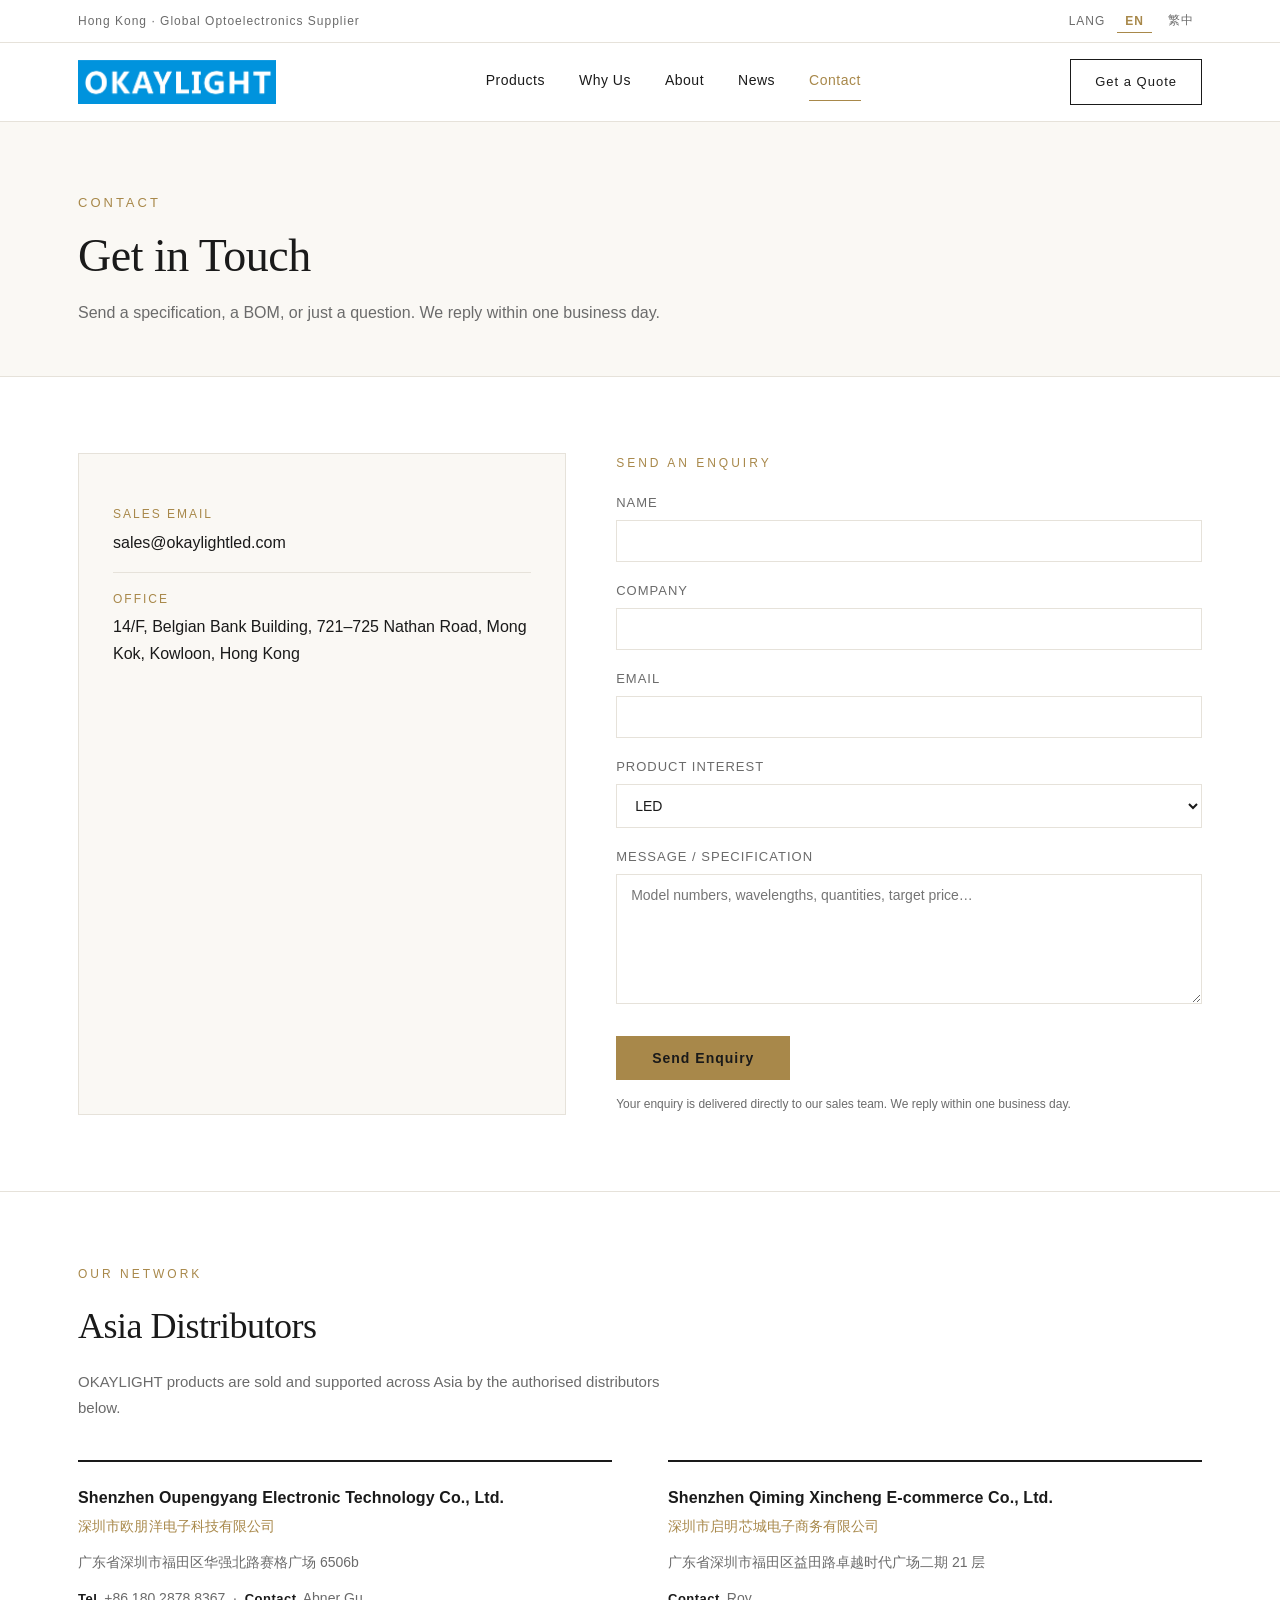
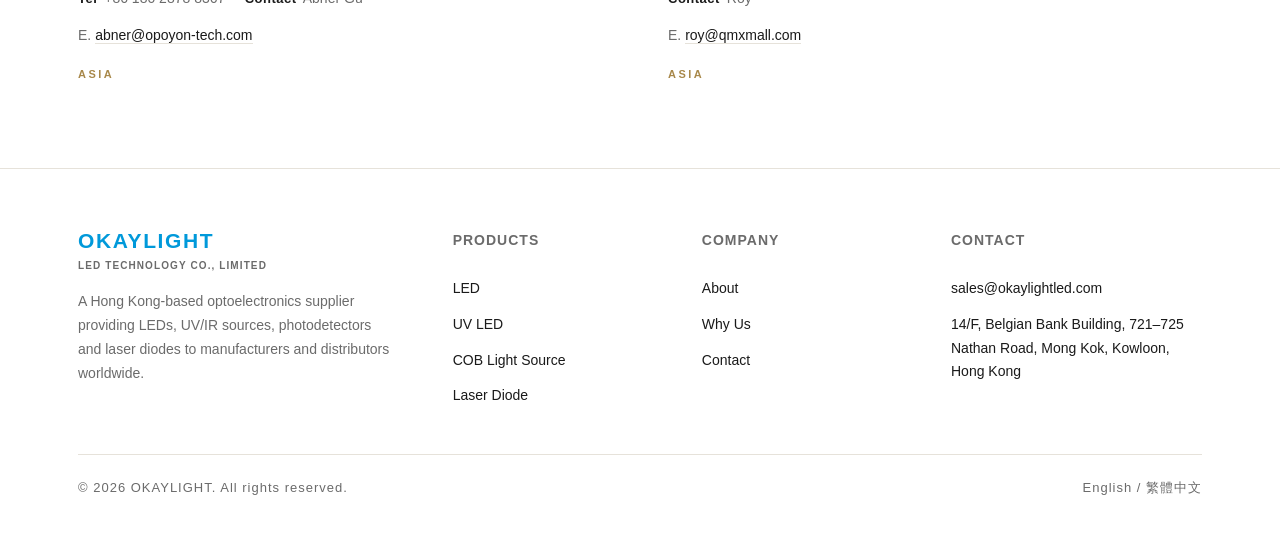
<file: contact.html>
<!DOCTYPE html>
<html lang="en">
<head>
<meta charset="UTF-8">
<meta name="viewport" content="width=device-width, initial-scale=1.0">
<title>Contact OKAYLIGHT — Sales Enquiry, Samples &amp; Quotations</title>
<link rel="stylesheet" href="assets/style.css">
<link rel="canonical" href="https://www.okaylightled.com/contact.html">
<meta name="description" content="Send a specification, BOM or question to sales@okaylightled.com. Office: 14/F, Belgian Bank Building, 721–725 Nathan Road, Mong Kok, Kowloon, Hong Kong.">
<meta name="robots" content="index,follow,max-image-preview:large">
<meta property="og:site_name" content="OKAYLIGHT">
<meta property="og:type" content="website">
<meta property="og:title" content="Contact OKAYLIGHT — Sales Enquiry, Samples &amp; Quotations">
<meta property="og:description" content="Send a specification, BOM or question to sales@okaylightled.com. Office: 14/F, Belgian Bank Building, 721–725 Nathan Road, Mong Kok, Kowloon, Hong Kong.">
<meta property="og:url" content="https://www.okaylightled.com/contact.html">
<meta property="og:image" content="https://www.okaylightled.com/logo.png">
<meta property="og:locale" content="en">
<meta name="twitter:card" content="summary_large_image">
<meta name="twitter:title" content="Contact OKAYLIGHT — Sales Enquiry, Samples &amp; Quotations">
<meta name="twitter:description" content="Send a specification, BOM or question to sales@okaylightled.com. Office: 14/F, Belgian Bank Building, 721–725 Nathan Road, Mong Kok, Kowloon, Hong Kong.">
<meta name="twitter:image" content="https://www.okaylightled.com/logo.png">
<link rel="preconnect" href="https://api.okaylightled.com" crossorigin>
<script type="application/ld+json">{"@context":"https://schema.org","@type":"Organization","@id":"https://www.okaylightled.com/#org","name":"OKAYLIGHT LED TECHNOLOGY CO., LIMITED","alternateName":"OKAYLIGHT","url":"https://www.okaylightled.com/","logo":{"@type":"ImageObject","url":"https://www.okaylightled.com/logo.png"},"email":"sales@okaylightled.com","address":{"@type":"PostalAddress","streetAddress":"14/F, Belgian Bank Building, 721–725 Nathan Road, Mong Kok","addressLocality":"Kowloon","addressRegion":"Hong Kong","addressCountry":"HK"},"contactPoint":[{"@type":"ContactPoint","contactType":"sales","email":"sales@okaylightled.com","availableLanguage":["en","zh-Hant"]}],"knowsAbout":["LED","UV LED","infrared emitter","IR receiver","photodiode","phototransistor","RGB LED","TVS diode","ESD protection","7-segment display"]}</script>
</head>
<body>

<div class="topbar">
  <div class="wrap">
    <div data-i18n="topbar.left">Hong Kong · Global Optoelectronics Supplier</div>
    <div class="lang">
      <span data-i18n="lang.label">Lang</span>
      <button data-l="en" class="active" onclick="setLang('en')">EN</button>
      <button data-l="zh" onclick="setLang('zh')">繁中</button>
    </div>
  </div>
</div>

<header>
  <div class="wrap">
    <a class="logo" href="index.html"><img src="logo.png" alt="OKAYLIGHT"></a>
    <nav>
      <a href="products.html" data-i18n="nav.products">Products</a>
      <a href="why-us.html" data-i18n="nav.why">Why Us</a>
      <a href="about.html" data-i18n="nav.about">About</a>
      <a href="news.html" data-i18n="nav.news">News</a>
      <a href="contact.html" data-i18n="nav.contact">Contact</a>
    </nav>
    <a class="cta" href="#form" data-i18n="nav.quote">Get a Quote</a>
  </div>
</header>

<div class="page-hero">
  <div class="wrap">
    <div class="kicker" data-i18n="ct.kicker">CONTACT</div>
    <h1 class="serif" data-i18n="ct.h1">Get in Touch</h1>
    <p data-i18n="ct.p">Send a specification, a BOM, or just a question. We reply within one business day.</p>
  </div>
</div>

<section>
  <div class="wrap">
    <div class="contact-grid">
      <div class="cinfo">
        <div class="item">
          <div class="lab" data-i18n="ct.lab.email">Sales Email</div>
          <div class="val"><a href="mailto:sales@okaylightled.com" data-cid="contact.email">sales@okaylightled.com</a></div>
        </div>
        <div class="item">
          <div class="lab" data-i18n="ct.lab.addr">Office</div>
          <div class="val" data-cid="contact.addr">14/F, Belgian Bank Building, 721–725 Nathan Road, Mong Kok, Kowloon, Hong Kong</div>
        </div>
      </div>
      <div id="form">
        <div class="sec-head" style="margin-bottom:10px">
          <div class="tag" data-i18n="ct.form.h">Send an Enquiry</div>
        </div>
        <form class="inq" onsubmit="return sendInquiry(this)">
          <label data-i18n="ct.f.name">Name</label>
          <input type="text" name="name" required>
          <label data-i18n="ct.f.company">Company</label>
          <input type="text" name="company">
          <label data-i18n="ct.f.email">Email</label>
          <input type="email" name="email" required>
          <label data-i18n="ct.f.interest">Product Interest</label>
          <select name="interest">
            <option value="LED" data-i18n="ct.f.opt1">LED</option>
            <option value="UV LED" data-i18n="ct.f.opt2">UV LED</option>
            <option value="COB Light Source" data-i18n="ct.f.opt3">COB Light Source</option>
            <option value="IR Emitter" data-i18n="ct.f.opt4">IR Emitter</option>
            <option value="Phototransistor" data-i18n="ct.f.opt5">Phototransistor</option>
            <option value="IR Receiver" data-i18n="ct.f.opt6">IR Receiver</option>
            <option value="Photodiode" data-i18n="ct.f.opt7">Photodiode</option>
            <option value="Laser Diode" data-i18n="ct.f.opt8">Laser Diode</option>
            <option value="RGB LED" data-i18n="ct.f.opt9">RGB LED</option>
            <option value="Other / Custom" data-i18n="ct.f.opt0">Other / Custom</option>
          </select>
          <label data-i18n="ct.f.msg">Message / Specification</label>
          <textarea name="msg" data-i18n-ph="ct.f.msg.ph" placeholder="Model numbers, wavelengths, quantities, target price…" required></textarea>
          <button class="btn-gold" type="submit" data-i18n="ct.f.send">Send Enquiry</button>
          <p class="form-note" id="form-note" data-i18n="ct.f.note">Your enquiry is delivered directly to our sales team. We reply within one business day.</p>
          <p class="form-note" id="form-ok" style="display:none;color:#7a6120;font-weight:600"></p>
        </form>
      </div>
    </div>
  </div>
</section>

<section class="dist-section">
  <div class="wrap">
    <div class="sec-head" style="margin-bottom:8px">
      <div class="tag" data-i18n="dist.tag">OUR NETWORK</div>
      <h2 class="serif" data-i18n="dist.h2">Asia Distributors</h2>
      <p data-i18n="dist.p">OKAYLIGHT products are sold and supported across Asia by the authorised distributors below.</p>
    </div>
    <div class="dist-grid">
      <div class="dist-card">
        <h3>Shenzhen Oupengyang Electronic Technology Co., Ltd.<span class="dist-cn">深圳市欧朋洋电子科技有限公司</span></h3>
        <p class="dist-line">广东省深圳市福田区华强北路赛格广场 6506b</p>
        <p class="dist-line"><b data-i18n="dist.tel">Tel</b> +86 180 2878 8367 &nbsp;·&nbsp; <b data-i18n="dist.person">Contact</b> Abner Gu</p>
        <p class="dist-line">E. <a href="mailto:abner@opoyon-tech.com">abner@opoyon-tech.com</a></p>
        <div class="dist-region">ASIA</div>
      </div>
      <div class="dist-card">
        <h3>Shenzhen Qiming Xincheng E-commerce Co., Ltd.<span class="dist-cn">深圳市启明芯城电子商务有限公司</span></h3>
        <p class="dist-line">广东省深圳市福田区益田路卓越时代广场二期 21 层</p>
        <p class="dist-line"><b data-i18n="dist.person">Contact</b> Roy</p>
        <p class="dist-line">E. <a href="mailto:roy@qmxmall.com">roy@qmxmall.com</a></p>
        <div class="dist-region">ASIA</div>
      </div>
    </div>
  </div>
</section>

<footer>
  <div class="wrap">
    <div class="fg">
      <div>
        <div class="flogo" style="margin-bottom:16px"><span class="flogo-mark">OKAYLIGHT</span><span class="flogo-legal">LED TECHNOLOGY CO., LIMITED</span></div>
        <p style="max-width:320px" data-i18n="foot.about">A Hong Kong-based optoelectronics supplier providing LEDs, UV/IR sources, photodetectors and laser diodes to manufacturers and distributors worldwide.</p>
      </div>
      <div><h4 data-i18n="foot.p">Products</h4>
        <a href="products.html?cat=led" data-i18n="cat.led">LED</a>
        <a href="products.html?cat=uv" data-i18n="cat.uv">UV LED</a>
        <a href="products.html?cat=cob" data-i18n="cat.cob">COB Light Source</a>
        <a href="products.html?cat=ld" data-i18n="cat.ld">Laser Diode</a></div>
      <div><h4 data-i18n="foot.c">Company</h4>
        <a href="about.html" data-i18n="nav.about">About</a>
        <a href="why-us.html" data-i18n="nav.why">Why Us</a>
        <a href="contact.html" data-i18n="nav.contact">Contact</a></div>
      <div><h4 data-i18n="foot.contact">Contact</h4>
        <a href="mailto:sales@okaylightled.com" data-cid="contact.email">sales@okaylightled.com</a>
        <a href="#" data-cid="contact.addr">14/F, Belgian Bank Building, 721–725 Nathan Road, Mong Kok, Kowloon</a></div>
    </div>
    <div class="copy">
      <span>© 2026 OKAYLIGHT. <span data-i18n="foot.rights">All rights reserved.</span></span>
      <span data-i18n="foot.lang">English / 繁體中文</span>
    </div>
  </div>
</footer>

<script src="assets/config.js"></script>
<script src="assets/i18n.js"></script>
<script src="assets/content.js"></script>
<script>
/* Enquiry flow: submit straight to the site backend (/api/inquiries).
   If the backend is unreachable (e.g. static hosting / file://),
   fall back to opening the visitor's email client pre-filled. */
function t(k){const d=I18N[getLang()]||I18N.en;return d[k]!==undefined?d[k]:I18N.en[k];}
async function sendInquiry(f){
  const d=new FormData(f);
  const payload={
    name:d.get('name'),company:d.get('company')||'',email:d.get('email'),
    interest:d.get('interest')||'',msg:d.get('msg'),
    page:location.href,lang:getLang()
  };
  const ok=document.getElementById('form-ok');
  const note=document.getElementById('form-note');
  try{
    const r=await fetch(OKAY.url('/api/inquiries'),{method:'POST',headers:{'Content-Type':'application/json'},body:JSON.stringify(payload)});
    if(r.ok){
      f.reset();
      ok.textContent=t('ct.f.sent');
      ok.style.display='block';note.style.display='none';
      setTimeout(()=>{ok.style.display='none';note.style.display='block';},8000);
      return false;
    }
  }catch(e){/* offline -> mailto fallback */}
  const subject='[OKAYLIGHT Enquiry] '+(d.get('interest')||'General')+' — '+(d.get('company')||d.get('name')||'');
  const body=
    'Name: '+d.get('name')+'\n'+
    'Company: '+(d.get('company')||'-')+'\n'+
    'Email: '+d.get('email')+'\n'+
    'Product Interest: '+(d.get('interest')||'-')+'\n\n'+
    'Message:\n'+d.get('msg')+'\n';
  location.href='mailto:sales@okaylightled.com?subject='+encodeURIComponent(subject)+'&body='+encodeURIComponent(body);
  ok.textContent=t('ct.f.fallback');
  ok.style.display='block';note.style.display='none';
  setTimeout(()=>{ok.style.display='none';note.style.display='block';},8000);
  return false;
}
</script>
<script src="assets/track.js"></script>
</body>
</html>
</file>
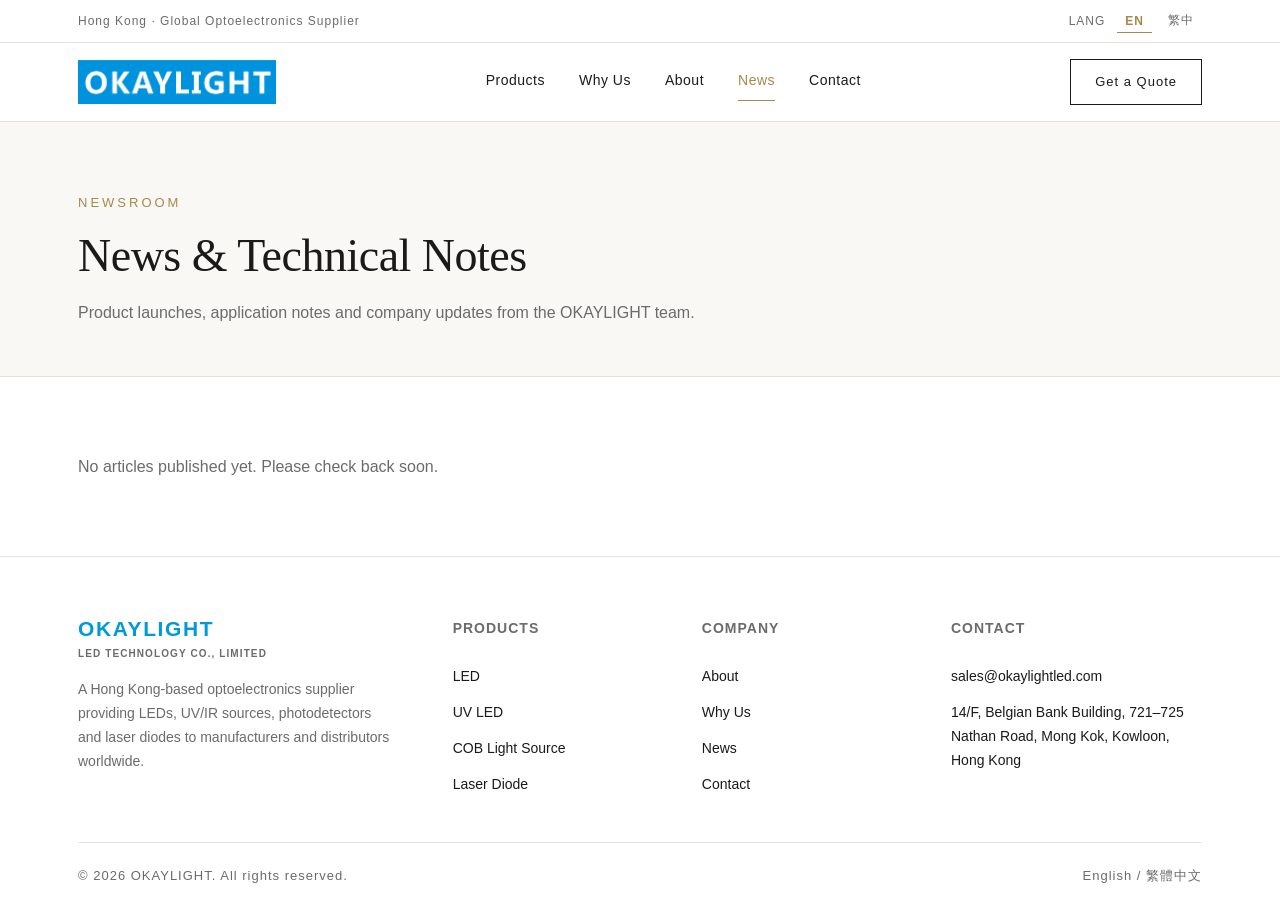
<file: news.html>
<!DOCTYPE html>
<html lang="en">
<head>
<meta charset="UTF-8">
<meta name="viewport" content="width=device-width, initial-scale=1.0">
<title>Optoelectronics Technical Articles &amp; Application Notes | OKAYLIGHT</title>
<link rel="stylesheet" href="assets/style.css">
<style>
  .news-list{display:grid;grid-template-columns:repeat(3,1fr);gap:0;border-top:1px solid var(--line);border-left:1px solid var(--line)}
  .ncard{border-right:1px solid var(--line);border-bottom:1px solid var(--line);background:#fff;padding:26px 26px 30px;display:flex;flex-direction:column;transition:.25s}
  .ncard:hover{background:var(--cream)}
  .ncard .cover{width:100%;height:150px;object-fit:cover;margin-bottom:18px;border:1px solid var(--line);background:var(--cream)}
  .ncard .date{font-size:12px;letter-spacing:1.5px;color:var(--gold);margin-bottom:8px;text-transform:uppercase}
  .ncard h3{font-size:19px;font-weight:600;line-height:1.35;margin-bottom:10px}
  .ncard p{font-size:14px;color:var(--muted);flex:1}
  .ncard .more{margin-top:16px;font-size:13px;letter-spacing:1px;color:var(--ink);border-bottom:1px solid var(--gold);align-self:flex-start;padding-bottom:2px}
  .article{max-width:760px}
  .article .meta{font-size:13px;color:var(--muted);letter-spacing:1px;margin-bottom:26px;border:none;padding:0;margin-top:8px}
  .article h1{font-size:40px;font-weight:400;line-height:1.2;letter-spacing:-.5px}
  .article .cover{width:100%;max-height:380px;object-fit:cover;margin:26px 0;border:1px solid var(--line)}
  .article p{font-size:16px;line-height:1.85;color:#333;margin-bottom:18px}
  .backlink{display:inline-block;margin-bottom:26px;font-size:13px;letter-spacing:1px;color:var(--gold);border-bottom:1px solid var(--gold);padding-bottom:2px}
  @media(max-width:900px){.news-list{grid-template-columns:1fr}.article h1{font-size:30px}}

  .article .body h2{font-size:22px;font-weight:600;margin:34px 0 12px;letter-spacing:-.2px;line-height:1.35}
  .article .body h3{font-size:17px;font-weight:600;margin:26px 0 10px}
  .article .body ul{margin:0 0 20px 20px}
  .article .body li{font-size:15.5px;line-height:1.8;color:#333;margin:7px 0}
  .article .body blockquote{border-left:3px solid var(--gold);background:var(--cream);padding:12px 18px;margin:0 0 20px;color:#4a4a4a;font-size:15px}
  .article .body code{background:#f4f1ea;padding:1px 5px;border-radius:3px;font-size:13.5px}
  .article .body .tbl{overflow-x:auto;margin:0 0 22px}
  .article .body table{width:100%;border-collapse:collapse;font-size:14px}
  .article .body th,.article .body td{border:1px solid var(--line);padding:9px 12px;text-align:left;vertical-align:top}
  .article .body th{background:var(--cream);font-weight:600}
</style>
<link rel="canonical" href="https://www.okaylightled.com/news.html">
<meta name="description" content="Selection guides, application notes and troubleshooting articles on LEDs, UV curing, IR sensing, TVS protection and 7-segment displays — written for design engineers and buyers.">
<meta name="robots" content="index,follow,max-image-preview:large">
<meta property="og:site_name" content="OKAYLIGHT">
<meta property="og:type" content="website">
<meta property="og:title" content="Optoelectronics Technical Articles &amp; Application Notes | OKAYLIGHT">
<meta property="og:description" content="Selection guides, application notes and troubleshooting articles on LEDs, UV curing, IR sensing, TVS protection and 7-segment displays — written for design engineers and buyers.">
<meta property="og:url" content="https://www.okaylightled.com/news.html">
<meta property="og:image" content="https://www.okaylightled.com/logo.png">
<meta property="og:locale" content="en">
<meta name="twitter:card" content="summary_large_image">
<meta name="twitter:title" content="Optoelectronics Technical Articles &amp; Application Notes | OKAYLIGHT">
<meta name="twitter:description" content="Selection guides, application notes and troubleshooting articles on LEDs, UV curing, IR sensing, TVS protection and 7-segment displays — written for design engineers and buyers.">
<meta name="twitter:image" content="https://www.okaylightled.com/logo.png">
<link rel="preconnect" href="https://api.okaylightled.com" crossorigin>
<script type="application/ld+json">{"@context":"https://schema.org","@type":"Organization","@id":"https://www.okaylightled.com/#org","name":"OKAYLIGHT LED TECHNOLOGY CO., LIMITED","alternateName":"OKAYLIGHT","url":"https://www.okaylightled.com/","logo":{"@type":"ImageObject","url":"https://www.okaylightled.com/logo.png"},"email":"sales@okaylightled.com","address":{"@type":"PostalAddress","streetAddress":"14/F, Belgian Bank Building, 721–725 Nathan Road, Mong Kok","addressLocality":"Kowloon","addressRegion":"Hong Kong","addressCountry":"HK"},"contactPoint":[{"@type":"ContactPoint","contactType":"sales","email":"sales@okaylightled.com","availableLanguage":["en","zh-Hant"]}],"knowsAbout":["LED","UV LED","infrared emitter","IR receiver","photodiode","phototransistor","RGB LED","TVS diode","ESD protection","7-segment display"]}</script>
</head>
<body>

<div class="topbar">
  <div class="wrap">
    <div data-i18n="topbar.left">Hong Kong · Global Optoelectronics Supplier</div>
    <div class="lang">
      <span data-i18n="lang.label">Lang</span>
      <button data-l="en" class="active" onclick="setLang('en')">EN</button>
      <button data-l="zh" onclick="setLang('zh')">繁中</button>
    </div>
  </div>
</div>

<header>
  <div class="wrap">
    <a class="logo" href="index.html"><img src="logo.png" alt="OKAYLIGHT"></a>
    <nav>
      <a href="products.html" data-i18n="nav.products">Products</a>
      <a href="why-us.html" data-i18n="nav.why">Why Us</a>
      <a href="about.html" data-i18n="nav.about">About</a>
      <a href="news.html" class="active" data-i18n="nav.news">News</a>
      <a href="contact.html" data-i18n="nav.contact">Contact</a>
    </nav>
    <a class="cta" href="contact.html" data-i18n="nav.quote">Get a Quote</a>
  </div>
</header>

<section class="page-hero">
  <div class="wrap">
    <div class="kicker" data-i18n="news.kick">NEWSROOM</div>
    <h1 class="serif" data-i18n="news.h1">News &amp; Technical Notes</h1>
    <p data-i18n="news.p">Product launches, application notes and company updates from the OKAYLIGHT team.</p>
  </div>
</section>

<section>
  <div class="wrap">
    <div id="view-list"><p style="color:var(--muted)" data-i18n="news.empty">No articles published yet. Please check back soon.</p></div>
    <div id="view-detail" class="article" style="display:none"></div>
  </div>
</section>

<footer>
  <div class="wrap">
    <div class="fg">
      <div>
        <div class="flogo" style="margin-bottom:16px"><span class="flogo-mark">OKAYLIGHT</span><span class="flogo-legal">LED TECHNOLOGY CO., LIMITED</span></div>
        <p style="max-width:320px" data-i18n="foot.about">A Hong Kong-based optoelectronics supplier providing LEDs, UV/IR sources, photodetectors and laser diodes to manufacturers and distributors worldwide.</p>
      </div>
      <div><h4 data-i18n="foot.p">Products</h4>
        <a href="products.html?cat=led" data-i18n="cat.led">LED</a>
        <a href="products.html?cat=uv" data-i18n="cat.uv">UV LED</a>
        <a href="products.html?cat=cob" data-i18n="cat.cob">COB Light Source</a>
        <a href="products.html?cat=ld" data-i18n="cat.ld">Laser Diode</a></div>
      <div><h4 data-i18n="foot.c">Company</h4>
        <a href="about.html" data-i18n="nav.about">About</a>
        <a href="why-us.html" data-i18n="nav.why">Why Us</a>
        <a href="news.html" data-i18n="nav.news">News</a>
        <a href="contact.html" data-i18n="nav.contact">Contact</a></div>
      <div><h4 data-i18n="foot.contact">Contact</h4>
        <a href="mailto:sales@okaylightled.com">sales@okaylightled.com</a>
        <a href="#" data-i18n="foot.addr">14/F, Belgian Bank Building, 721–725 Nathan Road, Mong Kok, Kowloon, Hong Kong</a>
</div>
    </div>
    <div class="copy">
      <span>© 2026 OKAYLIGHT. <span data-i18n="foot.rights">All rights reserved.</span></span>
      <span data-i18n="foot.lang">English / 繁體中文</span>
    </div>
  </div>
</footer>

<script src="assets/config.js"></script>
<script src="assets/i18n.js"></script>
<script>
(function () {
  var ALL = [], CUR = null;
  var SITE = 'https://www.okaylightled.com/news.html';
  var BASE_LD_ID = 'news-ld';

  function t(k) { var d = I18N[getLang()] || I18N.en; return d[k] !== undefined ? d[k] : I18N.en[k]; }
  function pick(a, f) { var v = a[f + '_' + getLang()]; return (v && v.trim()) ? v : (a[f + '_en'] || a[f + '_zh'] || ''); }
  function esc(s) { return String(s == null ? '' : s).replace(/[&<>"']/g, function (c) { return { '&': '&amp;', '<': '&lt;', '>': '&gt;', '"': '&quot;', "'": '&#39;' }[c]; }); }
  function date(s) { try { return new Date(s).toLocaleDateString(getLang() === 'zh' ? 'zh-Hant' : 'en-GB', { year: 'numeric', month: 'short', day: 'numeric' }); } catch (e) { return ''; } }

  /* ---- 极简 markdown：## ### 、列表、表格、引用、粗体、链接 ---- */
  function inline(s) {
    return esc(s)
      .replace(/\*\*([^*]+)\*\*/g, '<strong>$1</strong>')
      .replace(/\[([^\]]+)\]\(([^)]+)\)/g, '<a href="$2" rel="noopener">$1</a>')
      .replace(/`([^`]+)`/g, '<code>$1</code>');
  }
  function md(src) {
    var lines = String(src || '').replace(/\r/g, '').split('\n');
    var out = [], para = [], i = 0;
    function flush() { if (para.length) { out.push('<p>' + inline(para.join(' ')) + '</p>'); para = []; } }
    while (i < lines.length) {
      var L = lines[i], m;
      if (/^\s*$/.test(L)) { flush(); i++; continue; }
      if ((m = L.match(/^\s*#{2,4}\s+(.*)$/))) {
        flush();
        var lv = L.trim().match(/^#+/)[0].length;
        var tag = lv >= 3 ? 'h3' : 'h2';
        out.push('<' + tag + '>' + inline(m[1]) + '</' + tag + '>');
        i++; continue;
      }
      if (/^\s*[-*]\s+/.test(L)) {
        flush(); var items = [];
        while (i < lines.length && /^\s*[-*]\s+/.test(lines[i])) {
          items.push('<li>' + inline(lines[i].replace(/^\s*[-*]\s+/, '')) + '</li>'); i++;
        }
        out.push('<ul>' + items.join('') + '</ul>'); continue;
      }
      if (/^\s*\|/.test(L) && i + 1 < lines.length && /^\s*\|?[\s:|-]+\|?\s*$/.test(lines[i + 1]) && lines[i + 1].indexOf('-') > -1) {
        flush();
        var head = L.replace(/^\s*\|/, '').replace(/\|\s*$/, '').split('|').map(function (x) { return x.trim(); });
        i += 2; var rows = [];
        while (i < lines.length && /^\s*\|/.test(lines[i])) {
          rows.push(lines[i].replace(/^\s*\|/, '').replace(/\|\s*$/, '').split('|').map(function (x) { return x.trim(); })); i++;
        }
        out.push('<div class="tbl"><table><thead><tr>' + head.map(function (h) { return '<th>' + inline(h) + '</th>'; }).join('')
          + '</tr></thead><tbody>' + rows.map(function (r) {
            return '<tr>' + r.map(function (c) { return '<td>' + inline(c) + '</td>'; }).join('') + '</tr>';
          }).join('') + '</tbody></table></div>');
        continue;
      }
      if (/^\s*>\s?/.test(L)) { flush(); out.push('<blockquote>' + inline(L.replace(/^\s*>\s?/, '')) + '</blockquote>'); i++; continue; }
      para.push(L.trim()); i++;
    }
    flush();
    return out.join('');
  }

  function setMeta(key, val, prop) {
    var sel = prop ? 'meta[property="' + key + '"]' : 'meta[name="' + key + '"]';
    var el = document.querySelector(sel);
    if (!el) { el = document.createElement('meta'); el.setAttribute(prop ? 'property' : 'name', key); document.head.appendChild(el); }
    el.setAttribute('content', val || '');
  }
  function setCanonical(url) {
    var l = document.querySelector('link[rel="canonical"]');
    if (!l) { l = document.createElement('link'); l.rel = 'canonical'; document.head.appendChild(l); }
    l.href = url;
  }

  function seoList() {
    document.title = t('news.h1') + ' — OKAYLIGHT';
    setMeta('description', t('news.p'));
    setMeta('og:title', t('news.h1') + ' — OKAYLIGHT', true);
    setMeta('og:description', t('news.p'), true);
    setMeta('og:type', 'website', true);
    setMeta('og:url', SITE, true);
    setCanonical(SITE);
    var s = document.getElementById('article-ld'); if (s) s.parentNode.removeChild(s);
    var w = document.getElementById(BASE_LD_ID);
    if (!w) {
      w = document.createElement('script'); w.type = 'application/ld+json'; w.id = BASE_LD_ID; document.head.appendChild(w);
    }
    w.textContent = JSON.stringify({
      '@context': 'https://schema.org', '@type': 'CollectionPage',
      name: t('news.h1'), url: SITE,
      isPartOf: { '@type': 'WebSite', name: 'OKAYLIGHT', url: 'https://www.okaylightled.com/' }
    });
  }

  function seoDetail(a, slug, title) {
    var url = SITE + '?slug=' + encodeURIComponent(slug);
    var desc = (pick(a, 'excerpt') || '').slice(0, 300);
    document.title = title + ' — OKAYLIGHT';
    setMeta('description', desc);
    setMeta('og:title', title, true);
    setMeta('og:description', desc, true);
    setMeta('og:type', 'article', true);
    setMeta('og:url', url, true);
    setMeta('og:image', 'https://www.okaylightled.com/logo.png', true);
    setCanonical(url);
    var w = document.getElementById(BASE_LD_ID); if (w) w.parentNode.removeChild(w);
    var s = document.getElementById('article-ld');
    if (!s) { s = document.createElement('script'); s.type = 'application/ld+json'; s.id = 'article-ld'; document.head.appendChild(s); }
    s.textContent = JSON.stringify({
      '@context': 'https://schema.org', '@type': 'Article',
      headline: title, description: desc,
      datePublished: a.ts, dateModified: a.updated || a.ts,
      mainEntityOfPage: { '@type': 'WebPage', '@id': url },
      author: { '@type': 'Organization', name: 'OKAYLIGHT LED TECHNOLOGY CO., LIMITED' },
      publisher: { '@type': 'Organization', name: 'OKAYLIGHT', logo: { '@type': 'ImageObject', url: 'https://www.okaylightled.com/logo.png' } },
      inLanguage: getLang() === 'zh' ? 'zh-Hant' : 'en'
    });
  }

  function renderList() {
    var box = document.getElementById('view-list');
    document.getElementById('view-detail').style.display = 'none';
    box.style.display = 'block';
    seoList();
    if (!ALL.length) {
      box.innerHTML = '<p style="color:var(--muted)">' + esc(t('news.empty')) + '</p>';
      return;
    }
    box.innerHTML = '<div class="news-list">' + ALL.map(function (a) {
      var title = pick(a, 'title'), ex = pick(a, 'excerpt');
      var cover = a.cover ? '<img class="cover" src="' + esc(a.cover) + '" alt="' + esc(title) + '" loading="lazy">' : '';
      return '<a class="ncard" href="?slug=' + encodeURIComponent(a.slug || a.id) + '">' + cover
        + '<div class="date">' + esc(date(a.ts)) + '</div>'
        + '<h3>' + esc(title) + '</h3>'
        + '<p>' + esc(ex) + '</p>'
        + '<span class="more">' + esc(t('news.read')) + ' →</span></a>';
    }).join('') + '</div>';
  }

  function paintDetail(a, slug) {
    CUR = a;
    var box = document.getElementById('view-list');
    var det = document.getElementById('view-detail');
    box.style.display = 'none'; det.style.display = 'block';
    var title = pick(a, 'title');
    var body = pick(a, 'body') || '';
    det.innerHTML = '<a class="backlink" href="news.html">' + esc(t('news.back')) + '</a>'
      + '<h1 class="serif">' + esc(title) + '</h1>'
      + '<div class="meta">' + esc(date(a.ts)) + (a.updated ? ' · ' + esc(t('news.updated')) + ' ' + esc(date(a.updated)) : '') + '</div>'
      + '<div class="body">' + md(body) + '</div>';
    seoDetail(a, slug, title);
  }

  function renderDetail(slug) {
    var box = document.getElementById('view-list');
    var det = document.getElementById('view-detail');
    box.style.display = 'none'; det.style.display = 'block';
    if (CUR && (CUR.slug || CUR.id) === slug) { paintDetail(CUR, slug); return; }
    if (!det.innerHTML.trim() || det.innerHTML.indexOf('backlink') === -1) {
      det.innerHTML = '<p style="color:var(--muted)">Loading…</p>';
    }
    fetch(OKAY.url('/api/articles?slug=' + encodeURIComponent(slug)))
      .then(function (r) { return r.ok ? r.json() : null; })
      .then(function (a) {
        if (!a || a.error) { det.innerHTML = '<a class="backlink" href="news.html">← ' + esc(t('news.back')) + '</a><p>' + esc(t('news.empty')) + '</p>'; return; }
        paintDetail(a, slug);
      })
      .catch(function () { det.innerHTML = '<p style="color:var(--muted)">' + esc(t('news.empty')) + '</p>'; });
  }

  function paint() {
    var slug = new URLSearchParams(location.search).get('slug');
    if (slug) renderDetail(slug); else renderList();
  }

  fetch(OKAY.url('/api/articles')).then(function (r) { return r.ok ? r.json() : null; }).then(function (j) {
    if (Array.isArray(j)) ALL = j;
    paint();
  }).catch(function () { paint(); });

  document.addEventListener('okaylang', paint);
})();
</script>
<script src="assets/track.js"></script>
</body>
</html>
</file>
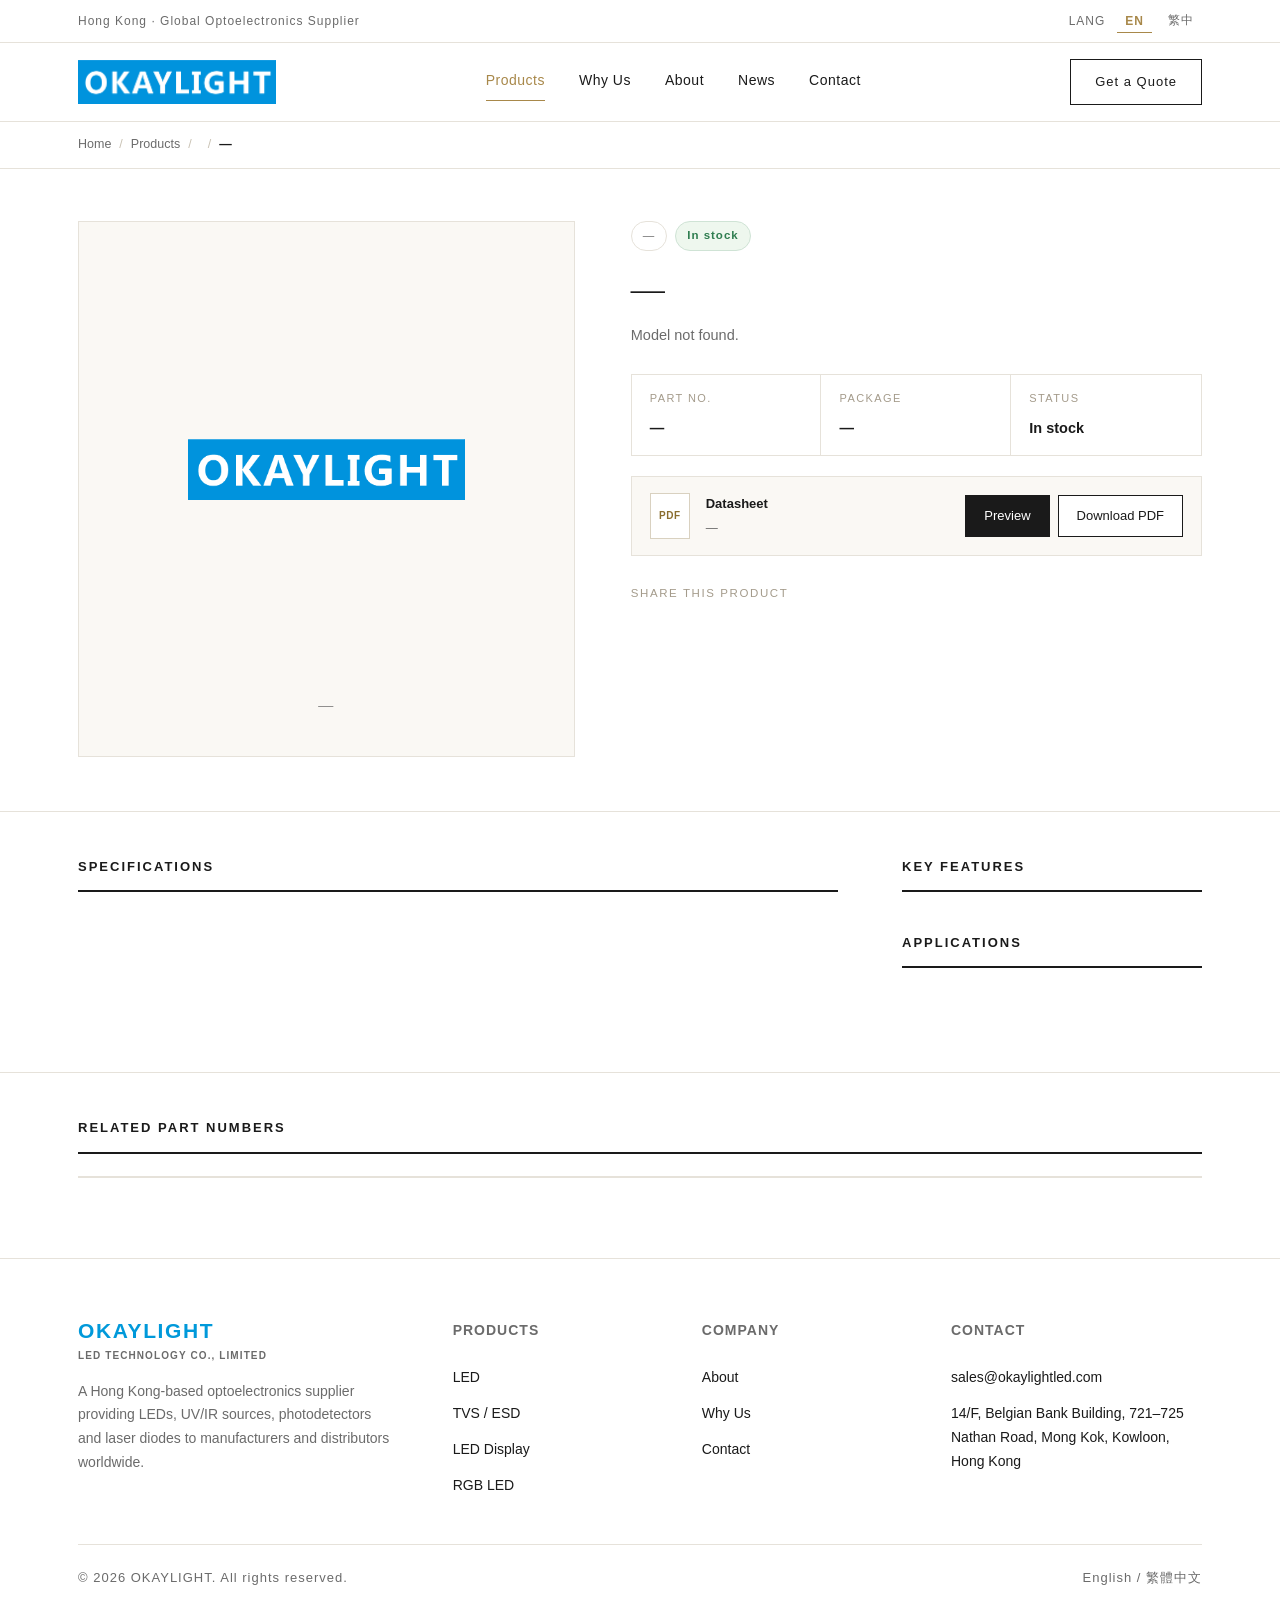
<file: product.html>
<!DOCTYPE html>
<html lang="en">
<head>
<meta charset="UTF-8">
<meta name="viewport" content="width=device-width, initial-scale=1.0">
<title>Product Detail — OKAYLIGHT Optoelectronics</title>
<link rel="stylesheet" href="assets/style.css">
<link rel="canonical" href="https://www.okaylightled.com/products.html">
<meta name="description" content="Full specifications, datasheet and related part numbers for OKAYLIGHT optoelectronic components.">
<meta name="robots" content="index,follow,max-image-preview:large">
<meta property="og:site_name" content="OKAYLIGHT">
<meta property="og:type" content="website">
<meta property="og:title" content="Product Detail — OKAYLIGHT Optoelectronics">
<meta property="og:description" content="Full specifications, datasheet and related part numbers for OKAYLIGHT optoelectronic components.">
<meta property="og:url" content="https://www.okaylightled.com/products.html">
<meta property="og:image" content="https://www.okaylightled.com/logo.png">
<meta property="og:locale" content="en">
<meta name="twitter:card" content="summary_large_image">
<meta name="twitter:title" content="Product Detail — OKAYLIGHT Optoelectronics">
<meta name="twitter:description" content="Full specifications, datasheet and related part numbers for OKAYLIGHT optoelectronic components.">
<meta name="twitter:image" content="https://www.okaylightled.com/logo.png">
<link rel="preconnect" href="https://api.okaylightled.com" crossorigin>
<script type="application/ld+json">{"@context":"https://schema.org","@type":"Organization","@id":"https://www.okaylightled.com/#org","name":"OKAYLIGHT LED TECHNOLOGY CO., LIMITED","alternateName":"OKAYLIGHT","url":"https://www.okaylightled.com/","logo":{"@type":"ImageObject","url":"https://www.okaylightled.com/logo.png"},"email":"sales@okaylightled.com","address":{"@type":"PostalAddress","streetAddress":"14/F, Belgian Bank Building, 721–725 Nathan Road, Mong Kok","addressLocality":"Kowloon","addressRegion":"Hong Kong","addressCountry":"HK"},"contactPoint":[{"@type":"ContactPoint","contactType":"sales","email":"sales@okaylightled.com","availableLanguage":["en","zh-Hant"]}],"knowsAbout":["LED","UV LED","infrared emitter","IR receiver","photodiode","phototransistor","RGB LED","TVS diode","ESD protection","7-segment display"]}</script>
</head>
<body>

<div class="topbar">
  <div class="wrap">
    <div data-i18n="topbar.left">Hong Kong · Global Optoelectronics Supplier</div>
    <div class="lang">
      <span data-i18n="lang.label">Lang</span>
      <button data-l="en" class="active" onclick="setLang('en')">EN</button>
      <button data-l="zh" onclick="setLang('zh')">繁中</button>
    </div>
  </div>
</div>

<header>
  <div class="wrap">
    <a class="logo" href="index.html"><img src="logo.png" alt="OKAYLIGHT"></a>
    <nav>
      <a href="products.html" class="active" data-i18n="nav.products">Products</a>
      <a href="why-us.html" data-i18n="nav.why">Why Us</a>
      <a href="about.html" data-i18n="nav.about">About</a>
      <a href="news.html" data-i18n="nav.news">News</a>
      <a href="contact.html" data-i18n="nav.contact">Contact</a>
    </nav>
    <a class="cta" href="contact.html" data-i18n="nav.quote">Get a Quote</a>
  </div>
</header>

<div class="pd-crumb">
  <div class="wrap">
    <a href="index.html" data-i18n="pd.home">Home</a><span>/</span>
    <a href="products.html" data-i18n="nav.products">Products</a><span>/</span>
    <a id="bc-cat" href="products.html"></a><span>/</span>
    <b id="bc-model">—</b>
  </div>
</div>

<section class="pd-main">
  <div class="wrap">
    <div class="pd-grid">

      <div class="pd-media">
        <div class="pd-imgbox"><img src="logo.png" alt="OKAYLIGHT"></div>
        <div class="pd-pkg" id="pd-pkg-img">—</div>
      </div>

      <div class="pd-info">
        <div class="pd-badges">
          <span class="pd-badge" id="pd-cat">—</span>
          <span class="pd-badge pd-stock" data-i18n="pd.stock">現貨供應</span>
        </div>

        <h1 class="pd-title" id="pd-model">—</h1>
        <p class="pd-desc" id="pd-desc"></p>

        <div class="pd-facts">
          <div><span class="k" data-i18n="pd.pn">Part No.</span><b id="pd-pn">—</b></div>
          <div><span class="k" data-i18n="pd.pkg">Package</span><b id="pd-pkg">—</b></div>
          <div><span class="k" data-i18n="pd.status">Status</span><b data-i18n="pd.stock">現貨供應</b></div>
        </div>

        <div class="pd-ds" id="pd-ds-box">
          <div class="pd-ds-ic">PDF</div>
          <div class="pd-ds-meta">
            <b data-i18n="pd.datasheet">Datasheet</b>
            <span id="pd-ds-name">—</span>
          </div>
          <div class="pd-ds-actions">
            <button class="pd-btn pd-primary" id="pd-view" type="button" data-i18n="pd.preview">線上預覽</button>
            <a class="pd-btn" id="pd-dl" download data-i18n="pd.download">下載 PDF</a>
          </div>
        </div>

        <div class="pd-share">
          <div class="pd-label" data-i18n="pd.share">分享此產品</div>
          <div class="pd-share-row" id="pd-share"></div>
        </div>
      </div>

    </div>
  </div>
</section>

<section class="pd-sec">
  <div class="wrap">
    <div class="pd-cols">
      <div>
        <h2 class="pd-h2" data-i18n="pd.specs">規格</h2>
        <table class="pd-spec"><tbody id="pd-spec-body"></tbody></table>
      </div>
      <div>
        <h2 class="pd-h2" data-i18n="pd.features">關鍵特性</h2>
        <ul class="pd-feat" id="pd-feat"></ul>
        <h2 class="pd-h2 pd-h2-gap" data-i18n="pd.apps">應用領域</h2>
        <div class="pd-tags" id="pd-apps"></div>
      </div>
    </div>
  </div>
</section>

<section class="pd-sec pd-rel">
  <div class="wrap">
    <h2 class="pd-h2" data-i18n="pd.related">相關料號</h2>
    <div class="pd-rel-grid" id="pd-rel"></div>
  </div>
</section>

<footer>
  <div class="wrap">
    <div class="fg">
      <div>
        <div class="flogo" style="margin-bottom:16px"><span class="flogo-mark">OKAYLIGHT</span><span class="flogo-legal">LED TECHNOLOGY CO., LIMITED</span></div>
        <p style="max-width:320px" data-i18n="foot.about">A Hong Kong-based optoelectronics supplier providing LEDs, UV/IR sources, photodetectors and laser diodes to manufacturers and distributors worldwide.</p>
      </div>
      <div><h4 data-i18n="foot.p">Products</h4>
        <a href="products.html?cat=led" data-i18n="cat.led">LED</a>
        <a href="products.html?cat=tvs" data-i18n="cat.tvs">TVS / ESD</a>
        <a href="products.html?cat=seg" data-i18n="cat.seg">LED Display</a>
        <a href="products.html?cat=rgb" data-i18n="cat.rgb">RGB LED</a></div>
      <div><h4 data-i18n="foot.c">Company</h4>
        <a href="about.html" data-i18n="nav.about">About</a>
        <a href="why-us.html" data-i18n="nav.why">Why Us</a>
        <a href="contact.html" data-i18n="nav.contact">Contact</a></div>
      <div><h4 data-i18n="foot.contact">Contact</h4>
        <a href="mailto:sales@okaylightled.com">sales@okaylightled.com</a>
        <a href="#" data-i18n="foot.addr">14/F, Belgian Bank Building, 721–725 Nathan Road, Mong Kok, Kowloon, Hong Kong</a></div>
    </div>
    <div class="copy">
      <span>© 2026 OKAYLIGHT. <span data-i18n="foot.rights">All rights reserved.</span></span>
      <span data-i18n="foot.lang">English / 繁體中文</span>
    </div>
  </div>
</footer>

<script src="assets/config.js"></script>
<script src="assets/i18n.js"></script>
<script>
/* ---------- 分类元数据：描述 / 特性 / 应用 / 规格排序 ---------- */
const CAT_META = {
  led:{zh:'發光二極管',en:'LED',
    desc:{en:'Standard and high-brightness LEDs in SMD and leaded packages, covering the full visible colour and wavelength range.',zh:'標準與高亮度 LED，涵蓋貼片與插件封裝，覆蓋全可見光顏色與波長範圍。'},
    feat:{en:['RoHS compliant, halogen-free materials','Viewing angle options from 15° to 140°','Tape & reel packaging for high-speed SMT','Consistent binning on wavelength and intensity'],zh:['符合 RoHS、無鹵素材','視角可選 15° 至 140°','編帶包裝，適合高速 SMT','波長與亮度分檔一致']},
    apps:{en:['Indicators & status lights','Backlighting','Automotive interior','Consumer electronics'],zh:['指示燈與狀態燈','背光照明','車用內裝','消費電子']},
    order:['package_spec','emission_color','wavelength','peak_wavelength','color_temp','forward_voltage','forward_current','luminous_intensity','luminous_flux','viewing_angle','power','lens_color','base_type','tape_type','fwhm','esd_rating','diode_config','operating_temp']},
  uv:{zh:'紫外 LED',en:'UV LED',
    desc:{en:'UVA and UVC emitters from 265nm to 405nm for curing, printing, disinfection and inspection.',zh:'UVA 與 UVC 光源，波長 265nm 至 405nm，適用固化、印刷、消毒與檢測。'},
    feat:{en:['Wavelengths from 265nm (UVC) to 405nm (UVA)','Ceramic substrate for thermal stability','Quartz or silicone lens options','RoHS compliant'],zh:['波長涵蓋 265nm (UVC) 至 405nm (UVA)','陶瓷基板，散熱穩定','石英或矽膠透鏡可選','符合 RoHS']},
    apps:{en:['UV curing','Printing & coating','Disinfection','Fluorescence inspection'],zh:['UV 固化','印刷與塗布','消毒殺菌','螢光檢測']},
    order:['package_spec','uv_type','peak_wavelength','radiant_power','forward_voltage','forward_current','power_dissipation','viewing_angle','fwhm','reverse_voltage','reverse_current','esd_rating','operating_temp']},
  ire:{zh:'紅外發射管',en:'IR Emitter',
    desc:{en:'850nm and 940nm infrared emitters for remote control, sensing and night-vision illumination.',zh:'850nm 與 940nm 紅外發射管，適用遙控、感測與夜視補光。'},
    feat:{en:['850nm / 940nm peak wavelength','High radiant intensity','Narrow and wide beam options','SMD and through-hole packages'],zh:['峰值波長 850nm / 940nm','高輻射強度','窄角與廣角可選','貼片與插件封裝']},
    apps:{en:['Remote controls','Proximity sensing','Night-vision illumination','Optical switches'],zh:['遙控器','近接感測','夜視補光','光學開關']},
    order:['package_spec','wavelength','radiant_intensity','forward_voltage','forward_current','power_dissipation','viewing_angle','fwhm','reverse_voltage','operating_temp']},
  irr:{zh:'紅外接收頭',en:'IR Receiver',
    desc:{en:'Integrated 38kHz IR receiver modules with built-in preamplifier and ambient-light shielding.',zh:'內建前置放大與抗環境光干擾的 38kHz 紅外接收模組。'},
    feat:{en:['38kHz carrier, other frequencies on request','Integrated preamplifier and filter','Receiving distance up to 15m','Shielded against fluorescent light'],zh:['38kHz 載波，其他頻率可訂製','內建前置放大與濾波','接收距離最遠 15m','抗日光燈干擾']},
    apps:{en:['TV & set-top boxes','Air conditioners','Audio systems','Industrial remote control'],zh:['電視與機上盒','空調','音響系統','工業遙控']},
    order:['package_spec','center_frequency','receive_distance','working_voltage','working_current','receive_angle','power_dissipation','operating_temp']},
  pd:{zh:'光電二極管',en:'Photodiode',
    desc:{en:'Fast, low-noise photodiodes for optical communication, measurement and light sensing.',zh:'高速低雜訊光電二極管，適用光通訊、量測與光感測。'},
    feat:{en:['High sensitivity, low dark current','Fast response time','Spectral range 400–1100nm','SMD and leaded packages'],zh:['高靈敏度、低暗電流','響應速度快','光譜範圍 400–1100nm','貼片與插件封裝']},
    apps:{en:['Light sensing','Optical encoders','Pulse oximetry','Position detection'],zh:['光感測','光學編碼器','血氧量測','位置檢測']},
    order:['package_spec','spectral_range','peak_wavelength','dark_current','reverse_voltage','power_dissipation','receive_angle','operating_temp']},
  pt:{zh:'光電晶體',en:'Phototransistor',
    desc:{en:'NPN phototransistors with high gain for proximity, encoder and light-sensing circuits.',zh:'高增益 NPN 光電晶體，適用近接、編碼器與光感測電路。'},
    feat:{en:['NPN phototransistor','High gain, low saturation voltage','Visible-light filtered options','Through-hole and SMD'],zh:['NPN 光電晶體','高增益、低飽和壓降','可選可見光濾除','插件與貼片']},
    apps:{en:['Proximity detection','Optical encoders','Photo interrupters','Light sensing'],zh:['近接檢測','光學編碼器','光遮斷器','光感測']},
    order:['package_spec','transistor_type','peak_wavelength','vceo','vce_sat','dark_current','collector_current','power_dissipation','operating_temp']},
  rgb:{zh:'RGB LED',en:'RGB LED',
    desc:{en:'Full-colour RGB LEDs, including addressable versions with built-in driver IC.',zh:'全彩 RGB LED，含內建驅動 IC 的可尋址版本。'},
    feat:{en:['Common anode and addressable versions','Wide colour gamut, high brightness','Built-in IC options (WS2812 compatible)','Tape & reel packaging'],zh:['共陽與可尋址版本','廣色域、高亮度','內建 IC（兼容 WS2812）','編帶包裝']},
    apps:{en:['Signage','Ambient lighting','Wearables','Gaming peripherals'],zh:['招牌廣告','氣氛照明','穿戴裝置','電競周邊']},
    order:['package_spec','dominant_wavelength_r','dominant_wavelength_g','dominant_wavelength_b','peak_wavelength_r','peak_wavelength_g','peak_wavelength_b','luminous_intensity_r','luminous_intensity_g','luminous_intensity_b','forward_voltage','forward_voltage_r','forward_voltage_g','forward_voltage_b','forward_current','forward_current_r','forward_current_g','forward_current_b','viewing_angle','data_rate','pwm_frequency','static_current','propagation_delay','rise_time','fall_time','esd_rating','operating_temp']},
  tvs:{zh:'TVS / 靜電保護',en:'TVS / ESD',
    desc:{en:'Transient voltage suppressors and ESD protection devices for interfaces, data lines and power rails.',zh:'瞬態電壓抑制與靜電保護元件，適用接口、數據線與電源軌。'},
    feat:{en:['Unidirectional and bidirectional','IEC 61000-4-2 ESD protection','Low clamping voltage','SOD / SMA / SMB / SMC packages'],zh:['單向與雙向可選','符合 IEC 61000-4-2 靜電防護','低箝位電壓','SOD / SMA / SMB / SMC 封裝']},
    apps:{en:['Power rails','Data interfaces','Automotive electronics','Industrial control'],zh:['電源軌保護','數據接口','車用電子','工業控制']},
    order:['package_spec','device_type','polarity','channel_count','vrwm','vbr','clamp_voltage','ppp','ipp','cj','reverse_current','protection_level','operating_temp']},
  seg:{zh:'LED 數碼管',en:'LED Display',
    desc:{en:'Single and multi-digit 7-segment LED displays in common anode or common cathode.',zh:'單位與多位 7 段 LED 數碼管，共陽或共陰可選。'},
    feat:{en:['Common anode or common cathode','Single and multi-digit options','High brightness, wide viewing angle','RoHS compliant'],zh:['共陽或共陰','單位與多位可選','高亮度、廣視角','符合 RoHS']},
    apps:{en:['Instrument panels','Appliances','Counters & meters','Industrial displays'],zh:['儀表面板','家電','計數器與電錶','工業顯示']},
    order:['package_spec','digit_count','display_type','char_size','emission_color','led_polarity','forward_voltage','luminous_intensity','power_dissipation','operating_temp']},
  psw:{zh:'槽型/反射式光電開關',en:'Photo Switch',
    desc:{en:'Slot and reflective optical switches for position, edge and presence detection.',zh:'槽型與反射式光電開關，適用位置、邊緣與存在檢測。'},
    feat:{en:['Slot and reflective sensing','Phototransistor output','Fast response around 15µs','Through-hole and SMD'],zh:['槽型與反射式感測','光電晶體輸出','響應約 15µs','插件與貼片']},
    apps:{en:['Printers & copiers','Position detection','Motor speed sensing','Vending machines'],zh:['印表機與影印機','位置檢測','馬達轉速感測','自動販賣機']},
    order:['package_spec','slot_width','slit_width','pin_pitch','peak_wavelength','wavelength','forward_voltage','load_voltage','load_current','collector_current','vceo','rise_time','fall_time','receiver_type','dark_current','operating_temp']}
};

/* ---------- 属性标签（中英） ---------- */
const L = {
  package_spec:['Package','封裝'],emission_color:['Colour','發光顏色'],wavelength:['Wavelength','波長'],
  peak_wavelength:['Peak λ','峰值波長'],color_temp:['CCT','色溫'],lens_color:['Lens','透鏡顏色'],
  base_type:['Base type','燈頭型式'],tape_type:['Orientation','貼裝方向'],viewing_angle:['Viewing angle','視角'],
  operating_temp:['Operating temp.','工作溫度'],power:['Power','功率'],
  forward_voltage:['Forward voltage','正向電壓'],forward_current:['Forward current','正向電流'],
  luminous_intensity:['Luminous intensity','發光強度'],luminous_flux:['Luminous flux','光通量'],
  fwhm:['FWHM','半波寬'],esd_rating:['ESD rating','靜電防護'],diode_config:['Configuration','二極管配置'],
  uv_type:['UV type','紫外類型'],radiant_power:['Radiant power','輻射功率'],
  reverse_current:['Reverse current','反向電流'],reverse_voltage:['Reverse voltage','反向電壓'],
  power_dissipation:['Power dissipation','功耗'],radiant_intensity:['Radiant intensity','輻射強度'],
  center_frequency:['Carrier frequency','載波頻率'],receive_distance:['Receiving distance','接收距離'],
  working_current:['Working current','工作電流'],working_voltage:['Working voltage','工作電壓'],
  receive_angle:['Receiving angle','接收角度'],spectral_range:['Spectral range','光譜範圍'],
  dark_current:['Dark current','暗電流'],transistor_type:['Type','類型'],
  vceo:['VCEO','集電極-發射極電壓'],vce_sat:['VCE(sat)','飽和壓降'],
  collector_current:['Collector current','集電極電流'],device_type:['Device type','元件類型'],
  polarity:['Polarity','極性'],vrwm:['VRWM','反向工作電壓'],vbr:['VBR','擊穿電壓'],
  clamp_voltage:['VC (clamping)','箝位電壓'],ppp:['PPP','峰值脈衝功率'],ipp:['IPP','峰值脈衝電流'],
  cj:['CJ (capacitance)','結電容'],channel_count:['Channels','通道數'],
  protection_level:['Protection standard','防護標準'],char_size:['Digit height','字高'],
  digit_count:['Digits','位數'],display_type:['Display type','顯示類型'],led_polarity:['Polarity','極性'],
  slot_width:['Slot width','槽寬'],slit_width:['Slit width','縫寬'],pin_pitch:['Pin pitch','腳距'],
  load_current:['Load current','負載電流'],load_voltage:['Load voltage','負載電壓'],
  rise_time:['Rise time','上升時間'],fall_time:['Fall time','下降時間'],
  receiver_type:['Receiver','接收端類型'],data_rate:['Data rate','數據速率'],
  pwm_frequency:['PWM frequency','PWM 頻率'],static_current:['Quiescent current','靜態電流'],
  propagation_delay:['Propagation delay','傳播延遲']
};
['r','g','b'].forEach(ch=>{
  const up=ch.toUpperCase();
  L['dominant_wavelength_'+ch]=['Dominant λ ('+up+')','主波長 ('+up+')'];
  L['peak_wavelength_'+ch]=['Peak λ ('+up+')','峰值波長 ('+up+')'];
  L['luminous_intensity_'+ch]=['Intensity ('+up+')','發光強度 ('+up+')'];
  L['forward_voltage_'+ch]=['VF ('+up+')','正向電壓 ('+up+')'];
  L['forward_current_'+ch]=['IF ('+up+')','正向電流 ('+up+')'];
  L['power_'+ch]=['Power ('+up+')','功率 ('+up+')'];
});
const ORIGIN_ZH={'双向':'雙向','单向':'單向','单路':'單路','双路':'雙路','四路':'四路','共阴':'共陰','共阳':'共陽','7段':'7 段','光电三极管':'光電三極管','红色':'紅色','白色':'白色','黄色':'黃色','蓝色':'藍色','翠绿色':'翠綠色','黄绿色':'黃綠色','橙色':'橙色','绿色':'綠色','暖白色':'暖白色','冷白色':'冷白色','冰蓝色':'冰藍色','紫色':'紫色','粉色':'粉色','琥珀色':'琥珀色'};
function zhFix(v){ return String(v).split(',').map(x=>ORIGIN_ZH[x.trim()]||x.trim()).join(' / '); }

const ICON={
  fb:'<svg viewBox="0 0 24 24" fill="currentColor"><path d="M14 9h3V6h-3c-2.2 0-4 1.8-4 4v2H7v3h3v7h3v-7h3l1-3h-4v-2c0-.6.4-1 1-1z"/></svg>',
  x:'<svg viewBox="0 0 24 24" fill="none" stroke="currentColor" stroke-width="2.2"><path d="M4 4l16 16M20 4L4 20"/></svg>',
  in:'<svg viewBox="0 0 24 24" fill="none" stroke="currentColor" stroke-width="2"><path d="M6 9v9M6 5.5v.01M11 18v-5a3 3 0 0 1 6 0v5"/></svg>',
  wa:'<svg viewBox="0 0 24 24" fill="none" stroke="currentColor" stroke-width="1.8"><path d="M12 3a9 9 0 0 0-7.7 13.6L3 21l4.5-1.2A9 9 0 1 0 12 3z"/><path d="M8.8 8.6c0 3.4 2.4 5.8 5.8 5.8"/></svg>',
  mail:'<svg viewBox="0 0 24 24" fill="none" stroke="currentColor" stroke-width="1.8"><rect x="3" y="5" width="18" height="14" rx="2"/><path d="M3.5 7l8.5 6 8.5-6"/></svg>',
  link:'<svg viewBox="0 0 24 24" fill="none" stroke="currentColor" stroke-width="1.8"><path d="M10 14a4 4 0 0 0 5.7 0l3-3a4 4 0 0 0-5.7-5.7L11.5 7"/><path d="M14 10a4 4 0 0 0-5.7 0l-3 3a4 4 0 0 0 5.7 5.7L12.5 17"/></svg>'
};

let PRODUCTS=[], SPECS={}, MODEL='';

function t(k){const d=I18N[getLang()]||I18N.en;return d[k]!==undefined?d[k]:I18N.en[k];}
function lang(){return getLang();}
function pick(o){ if(!o) return ''; const l=lang(); return o[l]!==undefined?o[l]:o.en; }

function render(){
  const P=PRODUCTS.find(x=>x.model===MODEL);
  if(!P){
    document.getElementById('pd-model').textContent=MODEL||'—';
    document.getElementById('pd-desc').textContent=t('pd.notfound');
    return;
  }
  const meta=CAT_META[P.cat]||CAT_META.led;
  const attrs=SPECS[MODEL]||{};

  document.title=MODEL+' — '+pick({en:meta.en,zh:meta.zh})+' | OKAYLIGHT';
  document.getElementById('bc-model').textContent=MODEL;
  const bc=document.getElementById('bc-cat');
  bc.textContent=pick({en:meta.en,zh:meta.zh});
  bc.href='products.html?cat='+P.cat;
  document.getElementById('pd-cat').textContent=pick({en:meta.en,zh:meta.zh});
  document.getElementById('pd-model').textContent=MODEL;
  document.getElementById('pd-desc').textContent=pick(meta.desc);
  document.getElementById('pd-pn').textContent=MODEL;
  document.getElementById('pd-pkg').textContent=P.pkg||'—';
  document.getElementById('pd-pkg-img').textContent=P.pkg||'';

  /* 规格表 */
  const keys=[];
  (meta.order||[]).forEach(k=>{ if(attrs[k]!==undefined) keys.push(k); });
  Object.keys(attrs).forEach(k=>{ if(!keys.includes(k)) keys.push(k); });
  if(!keys.length && P.spec){ keys.push('_spec','_detail'); }
  const tb=document.getElementById('pd-spec-body');
  tb.innerHTML=keys.map(k=>{
    let lab,val;
    if(k==='_spec'){lab=[t('pd.keyspec'),t('pd.keyspec')];val=P.spec;}
    else if(k==='_detail'){lab=[t('pd.detail'),t('pd.detail')];val=P.detail;}
    else { const l=L[k]||[k,k]; lab=l; val=attrs[k]; }
    const label=lang()==='zh'?lab[1]:lab[0];
    const v=lang()==='zh'?zhFix(val):val;
    return '<tr><th>'+label+'</th><td>'+v+'</td></tr>';
  }).join('');

  /* 特性 / 应用 */
  document.getElementById('pd-feat').innerHTML=(pick(meta.feat)||[]).map(f=>'<li>'+f+'</li>').join('');
  document.getElementById('pd-apps').innerHTML=(pick(meta.apps)||[]).map(a=>'<span class="pd-tag">'+a+'</span>').join('');

  /* 规格书 */
  const ds=P.ds||'';
  const nameEl=document.getElementById('pd-ds-name');
  const view=document.getElementById('pd-view');
  const dl=document.getElementById('pd-dl');
  if(ds){
    nameEl.textContent=(MODEL+'.pdf');
    view.disabled=false; view.onclick=()=>window.open(ds,'_blank','noopener');
    dl.href=ds; dl.classList.remove('pd-off'); dl.removeAttribute('aria-disabled');
  }else{
    nameEl.textContent=t('pd.nods');
    view.disabled=true; view.onclick=null;
    dl.removeAttribute('href');
    dl.classList.add('pd-off'); dl.setAttribute('aria-disabled','true');
  }

  /* 分享 */
  const url=location.href, title=MODEL+' · OKAYLIGHT';
  const enc=encodeURIComponent;
  const items=[
    {k:'Facebook',ic:ICON.fb,h:'https://www.facebook.com/sharer/sharer.php?u='+enc(url)},
    {k:'X',ic:ICON.x,h:'https://twitter.com/intent/tweet?url='+enc(url)+'&text='+enc(title)},
    {k:'LinkedIn',ic:ICON.in,h:'https://www.linkedin.com/sharing/share-offsite/?url='+enc(url)},
    {k:'WhatsApp',ic:ICON.wa,h:'https://wa.me/?text='+enc(title+' '+url)},
    {k:t('pd.email'),ic:ICON.mail,h:'mailto:?subject='+enc(title)+'&body='+enc(url)},
    {k:t('pd.copylink'),ic:ICON.link,h:'#copy'}
  ];
  document.getElementById('pd-share').innerHTML=items.map(i=>
    '<a class="pd-sbtn" data-h="'+i.h+'" '+(i.h==='#copy'?'data-copy="1"':'target="_blank" rel="noopener"')+'>'+i.ic+'<span>'+i.k+'</span></a>'
  ).join('');
  document.querySelectorAll('.pd-sbtn').forEach(a=>{
    a.addEventListener('click',e=>{
      if(a.dataset.copy){
        e.preventDefault();
        navigator.clipboard.writeText(url).then(()=>{
          const s=a.querySelector('span'); const old=s.textContent;
          s.textContent=t('pd.copied'); setTimeout(()=>s.textContent=old,1600);
        }).catch(()=>{});
      }
    });
  });

  seoProduct(P, attrs, meta);

  /* 相关料号 */
  const rel=PRODUCTS.filter(x=>x.cat===P.cat && x.model!==MODEL).map(x=>{
    let sc=0;
    if(x.pkg && x.pkg===P.pkg) sc+=3;
    const a1=SPECS[x.model]||{};
    if(attrs.wavelength && a1.wavelength===attrs.wavelength) sc+=2;
    if(attrs.peak_wavelength && a1.peak_wavelength===attrs.peak_wavelength) sc+=2;
    return {x,sc};
  }).sort((a,b)=>b.sc-a.sc).slice(0,4);
  document.getElementById('pd-rel').innerHTML=rel.map(({x})=>{
    const a=SPECS[x.model]||{};
    const line=(a.wavelength||a.peak_wavelength||a.vrwm||a.center_frequency||'')+' · '+(x.pkg||'');
    return '<a class="pd-rel-card" href="product.html?model='+encodeURIComponent(x.model)+'">'
      +'<div class="pd-rel-thumb"><img src="logo.png" alt="OKAYLIGHT"></div>'
      +'<div><b>'+x.model+'</b><span>'+line+'</span></div></a>';
  }).join('') || '<p class="pd-empty">'+t('pd.norel')+'</p>';
}

function setMetaP(k,v,prop){
  const sel=prop?'meta[property="'+k+'"]':'meta[name="'+k+'"]';
  let el=document.querySelector(sel);
  if(!el){el=document.createElement('meta');el.setAttribute(prop?'property':'name',k);document.head.appendChild(el);}
  el.setAttribute('content',v||'');
}
function setLd(id,obj){
  let s=document.getElementById(id);
  if(!s){s=document.createElement('script');s.type='application/ld+json';s.id=id;document.head.appendChild(s);}
  s.textContent=JSON.stringify(obj);
}
function seoProduct(P,attrs,meta){
  const S='https://www.okaylightled.com/';
  const url=S+'product.html?model='+encodeURIComponent(MODEL);
  const catName=meta.en||'Optoelectronics';
  const keySpec=[attrs.emission_color||attrs.uv_type||attrs.device_type||attrs.receiver_type||'',
    attrs.wavelength||attrs.peak_wavelength||attrs.vrwm||attrs.center_frequency||'',
    attrs.package_spec||P.pkg||''].filter(Boolean).join(' · ');
  const desc=(MODEL+' — '+catName+(keySpec?' | '+keySpec:'')+'. Full specifications, datasheet and related part numbers from OKAYLIGHT.').slice(0,300);
  document.title=MODEL+' — '+catName+' | OKAYLIGHT';
  setMetaP('description',desc);
  setMetaP('og:title',MODEL+' — '+catName,true);
  setMetaP('og:description',desc,true);
  setMetaP('og:type','product',true);
  setMetaP('og:url',url,true);
  setMetaP('og:image',S+'logo.png',true);
  let c=document.querySelector('link[rel=canonical]');
  if(!c){c=document.createElement('link');c.rel='canonical';document.head.appendChild(c);}
  c.href=url;
  const props=Object.entries(attrs||{}).map(function(e){
    const lab=(L[e[0]]||[e[0]])[0];
    return {'@type':'PropertyValue',name:lab,value:String(e[1])};
  });
  setLd('pd-ld',{
    '@context':'https://schema.org','@type':'Product',
    name:MODEL, sku:MODEL, mpn:MODEL,
    brand:{'@type':'Brand',name:'OKAYLIGHT'},
    category:catName, description:desc, url:url,
    image:[S+'logo.png'],
    additionalProperty:props
  });
  setLd('pd-crumb-ld',{
    '@context':'https://schema.org','@type':'BreadcrumbList',
    itemListElement:[
      {'@type':'ListItem',position:1,name:'Home',item:S},
      {'@type':'ListItem',position:2,name:'Products',item:S+'products.html'},
      {'@type':'ListItem',position:3,name:catName,item:S+'products.html?cat='+P.cat},
      {'@type':'ListItem',position:4,name:MODEL,item:url}
    ]
  });
}

async function boot(){
  MODEL=new URLSearchParams(location.search).get('model')||'';
  try{ PRODUCTS=await (await fetch(OKAY.url('/api/products'))).json(); }catch(e){}
  if(!Array.isArray(PRODUCTS)||!PRODUCTS.length){
    try{ PRODUCTS=await (await fetch('data/products.json')).json(); }catch(e){ PRODUCTS=[]; }
  }
  try{ SPECS=await (await fetch('data/specs.json')).json(); }catch(e){ SPECS={}; }
  render();
  document.addEventListener('okaylang',render);
}
boot();
</script>
<script src="assets/track.js"></script>
</body>
</html>
</file>
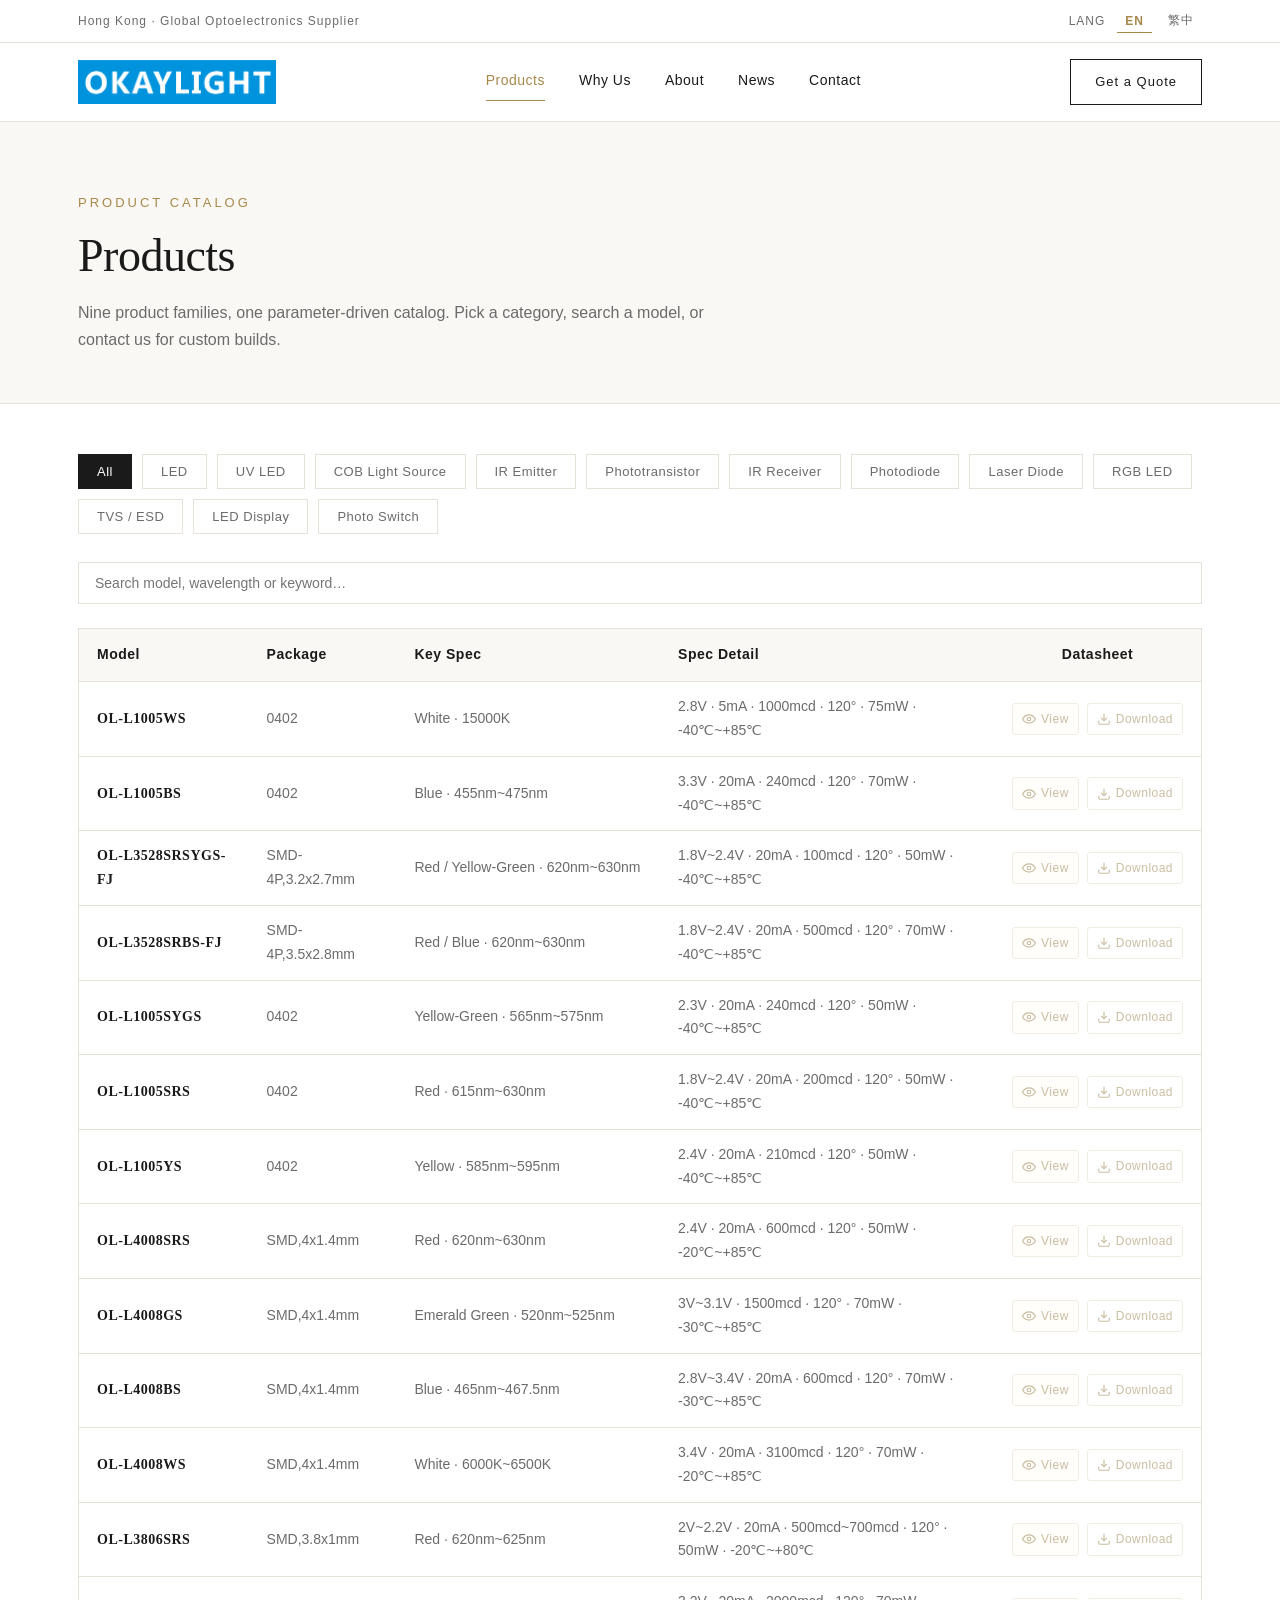
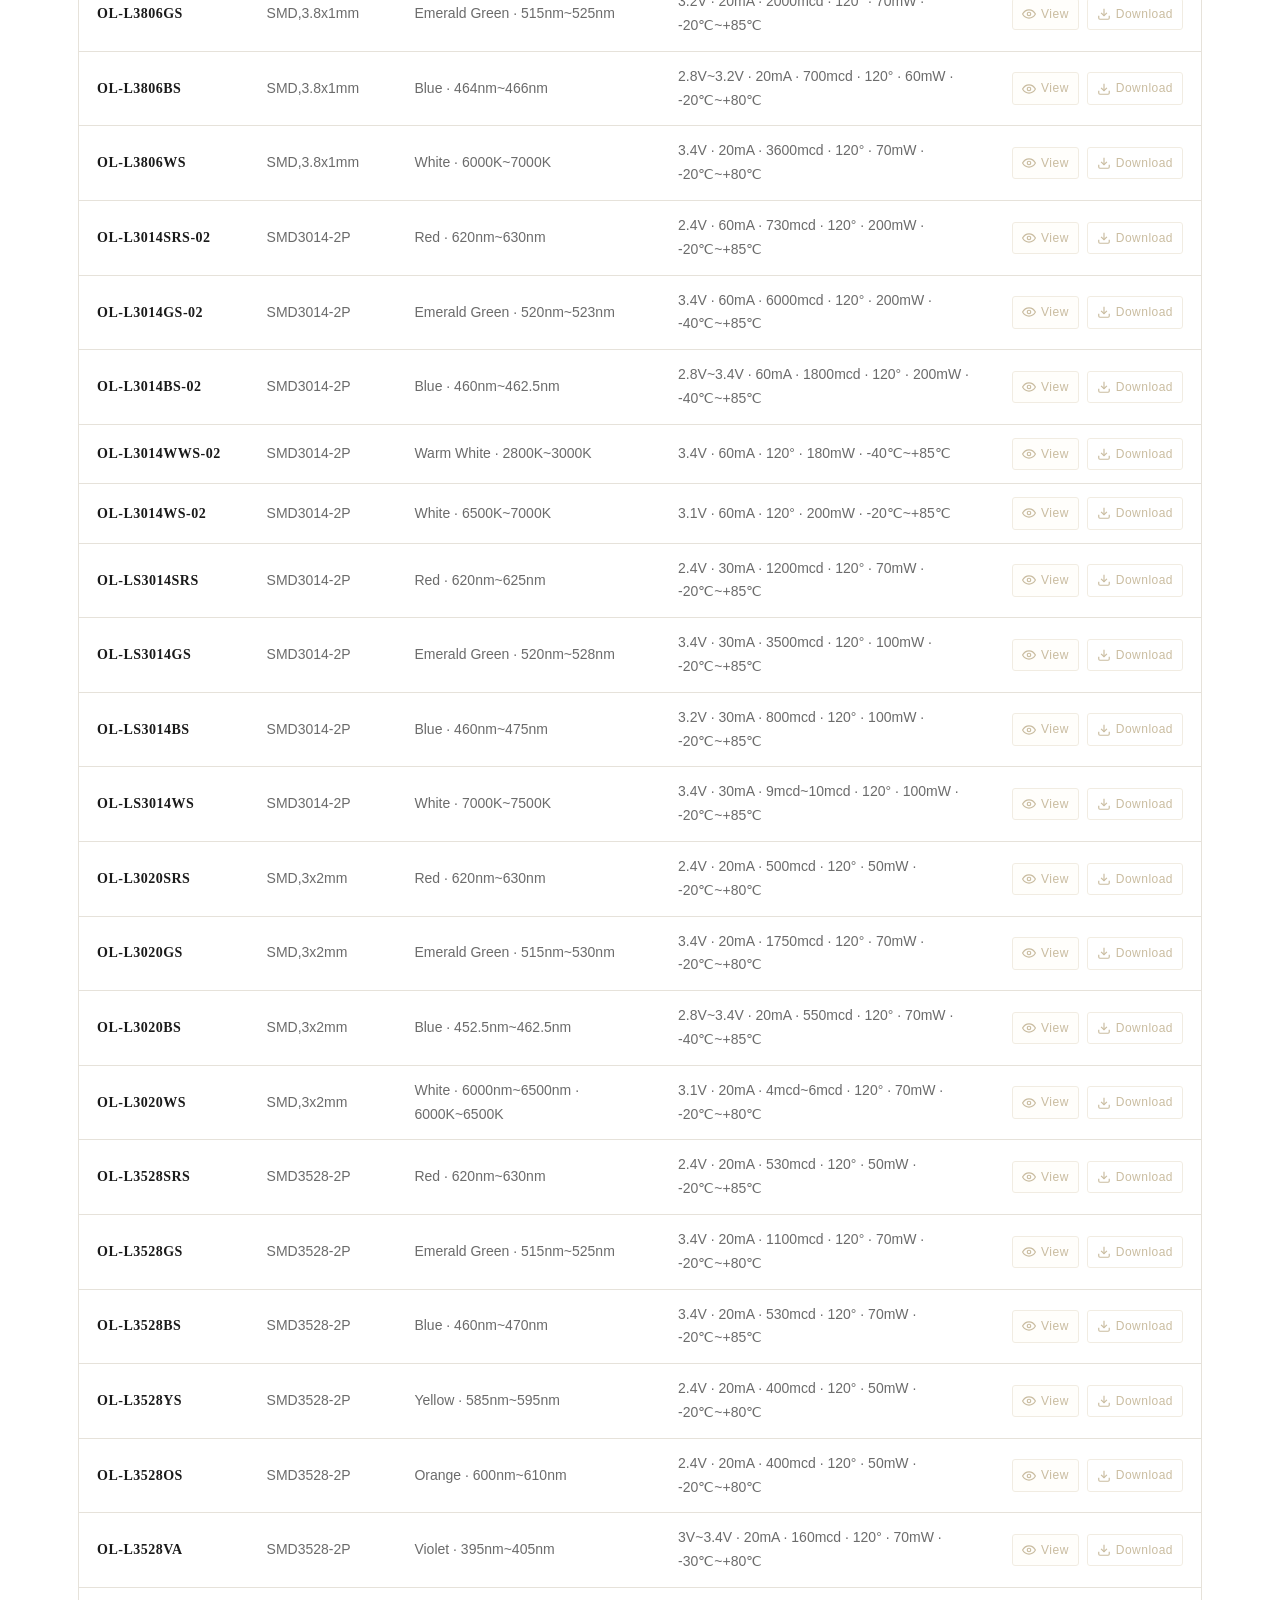
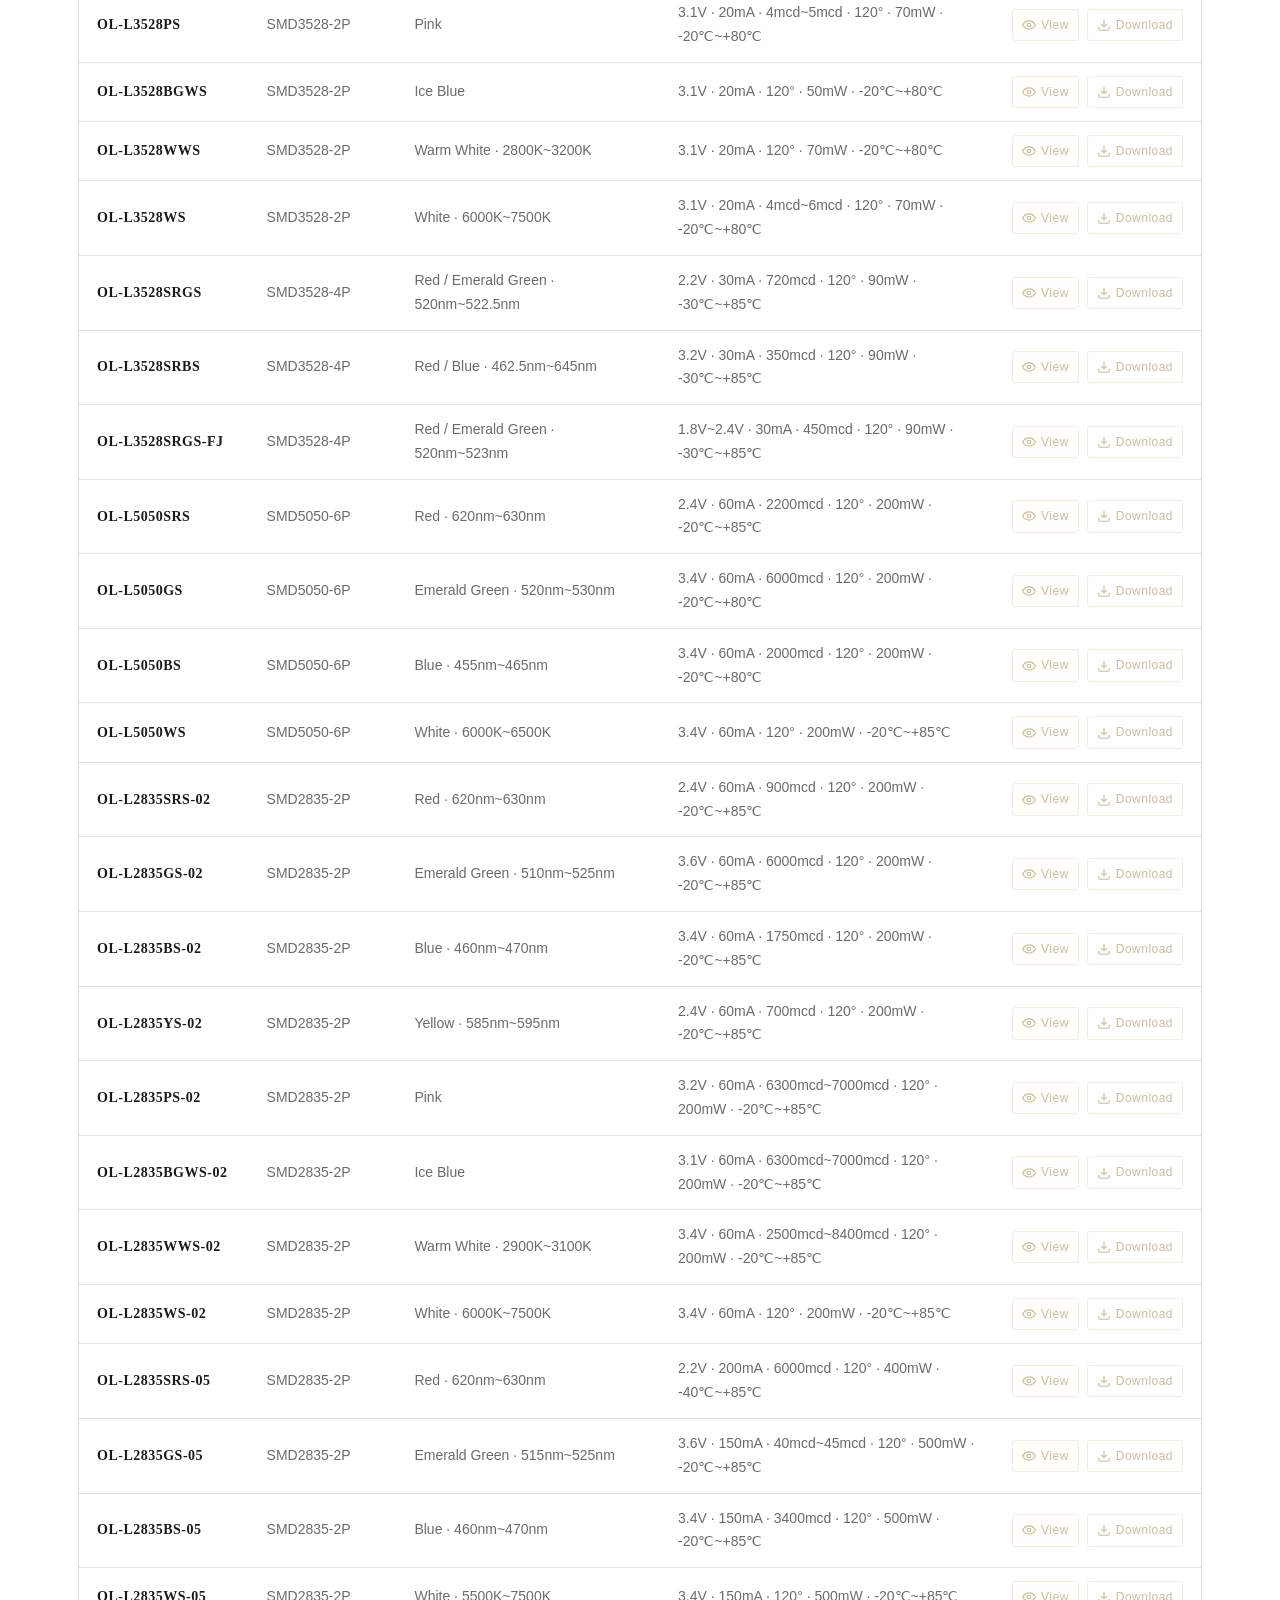
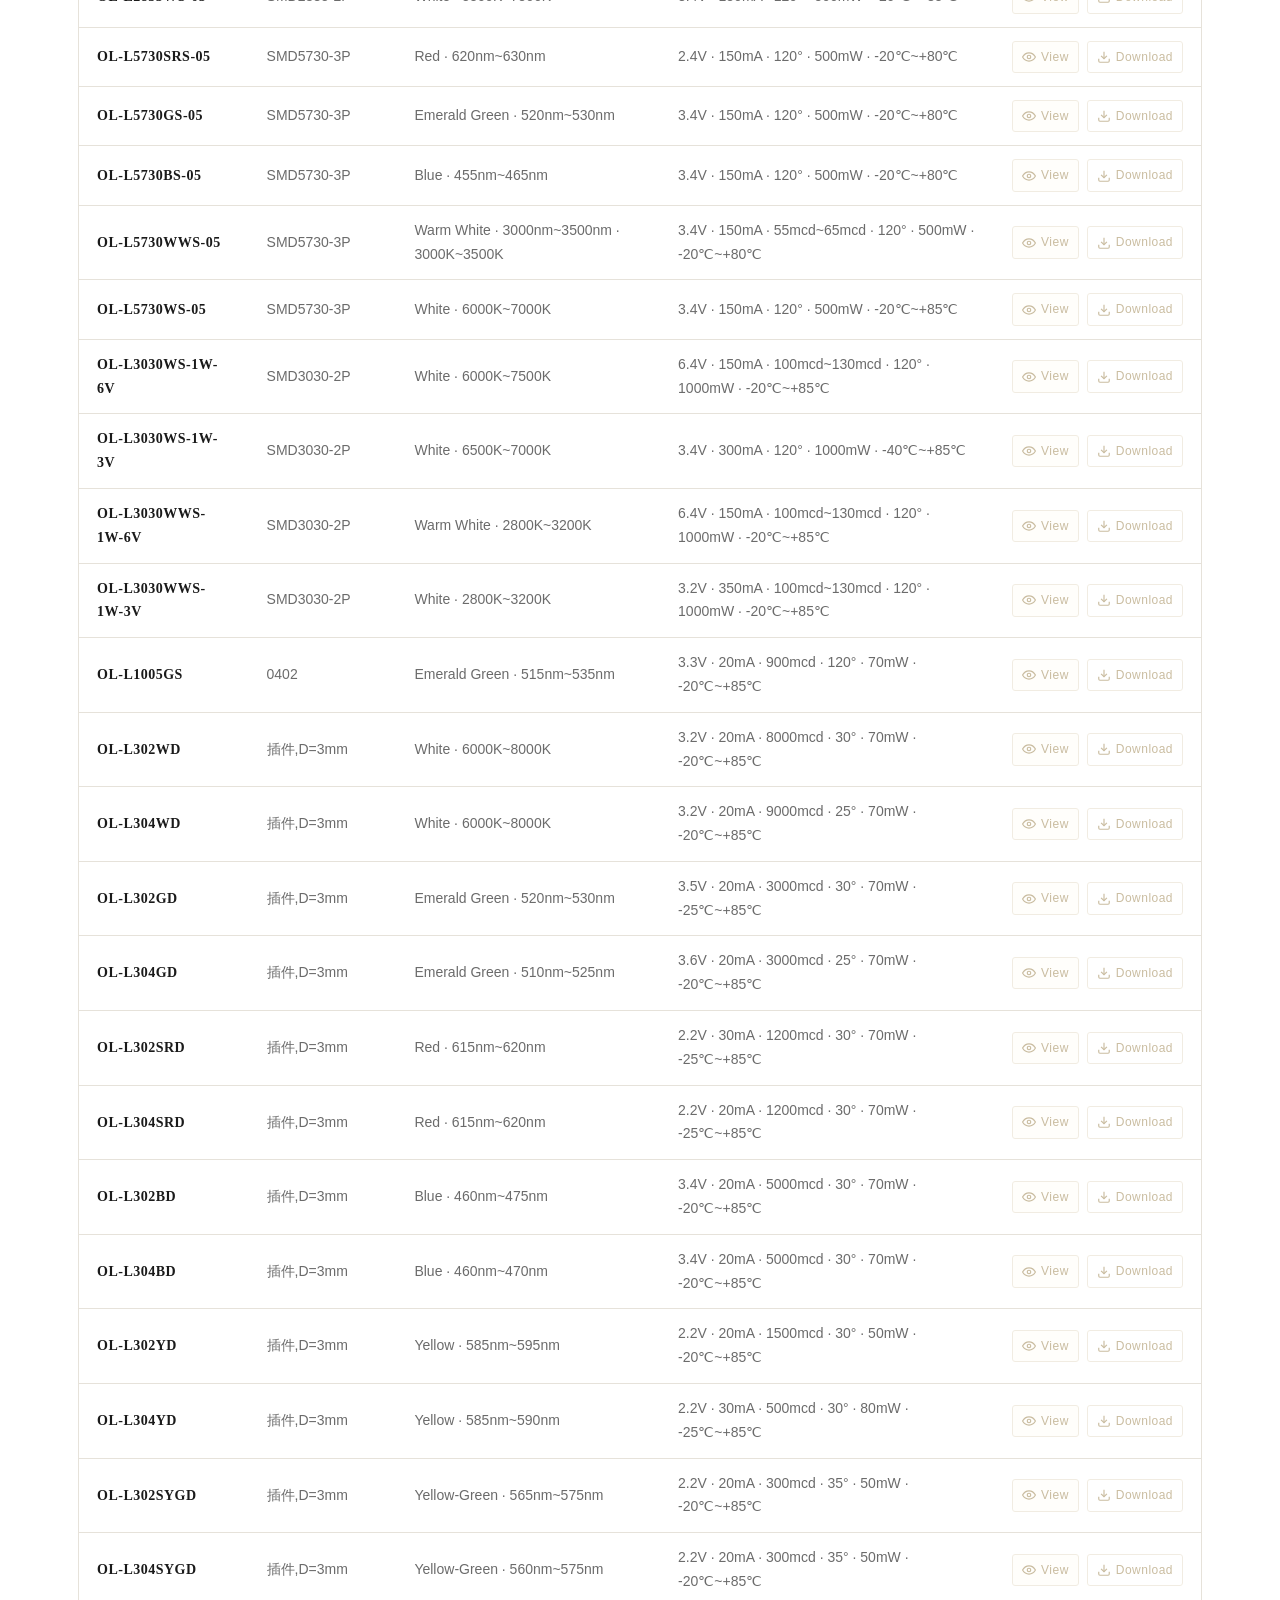
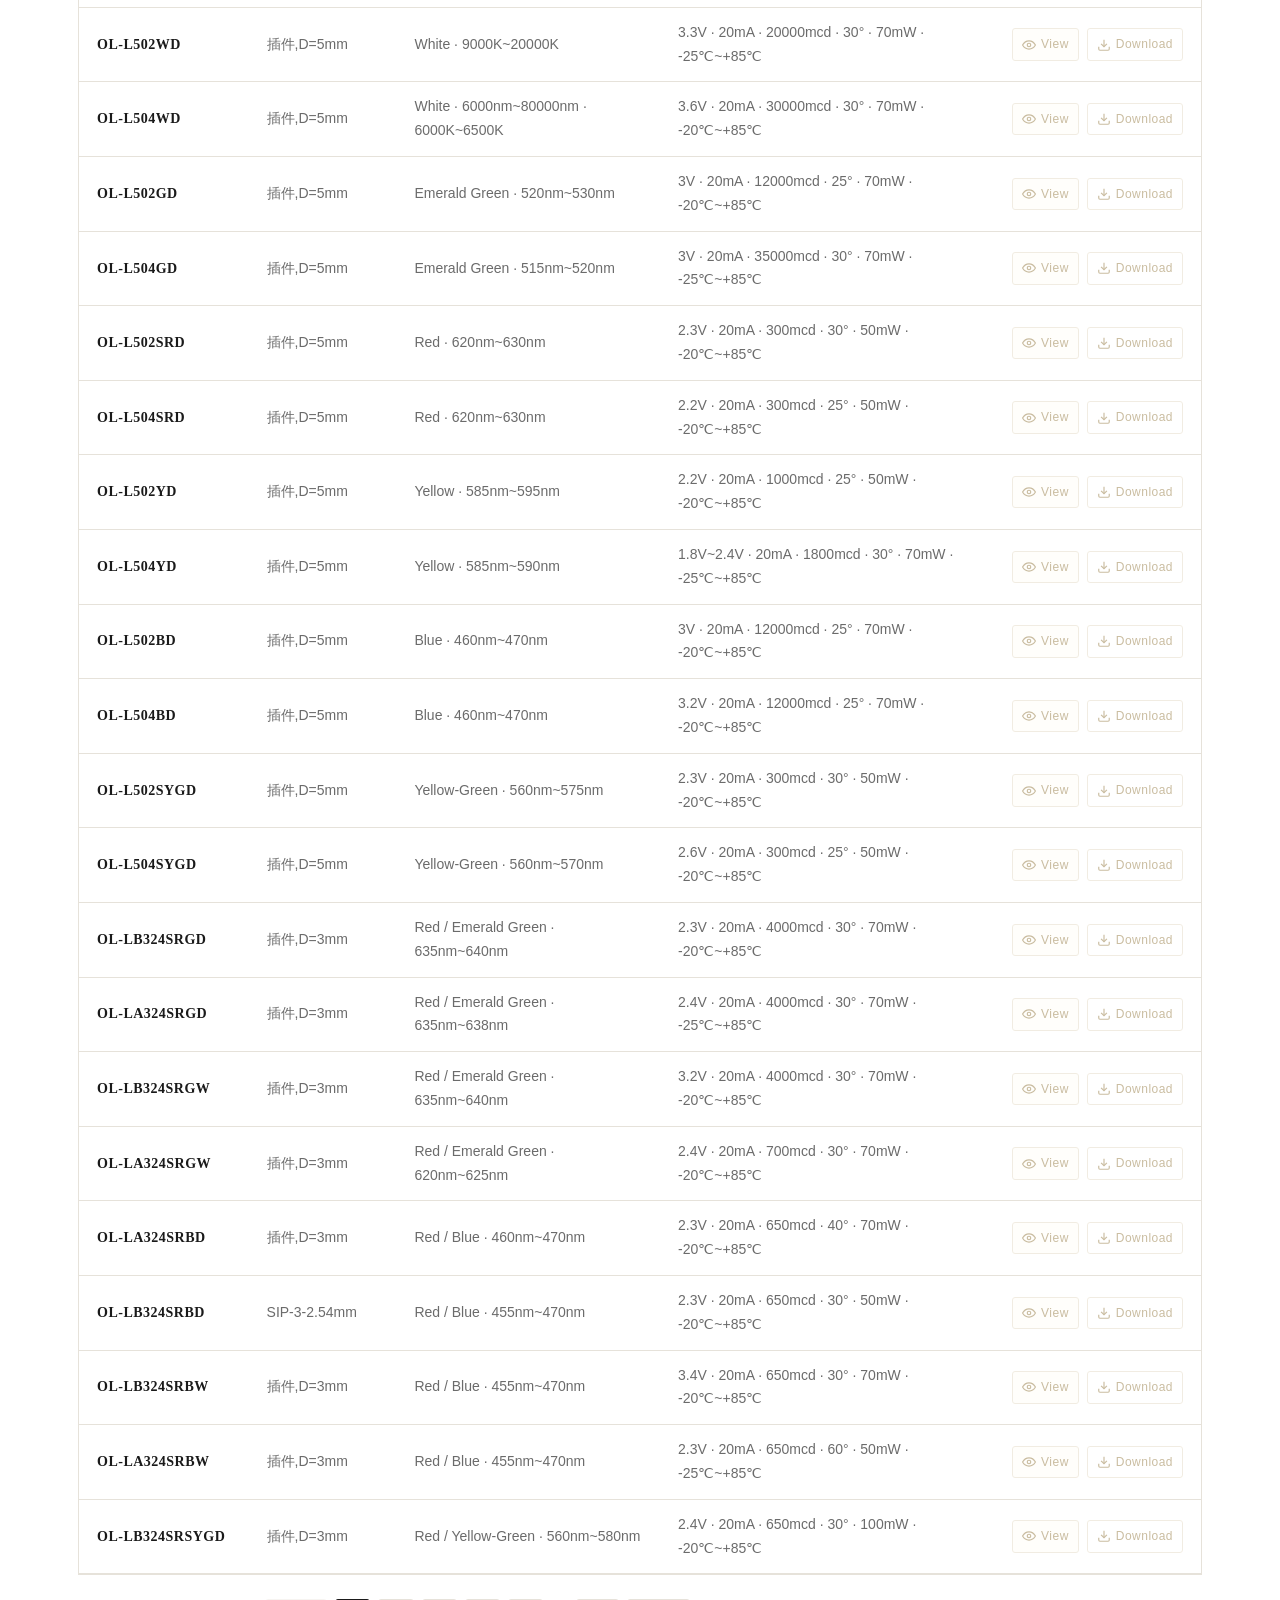
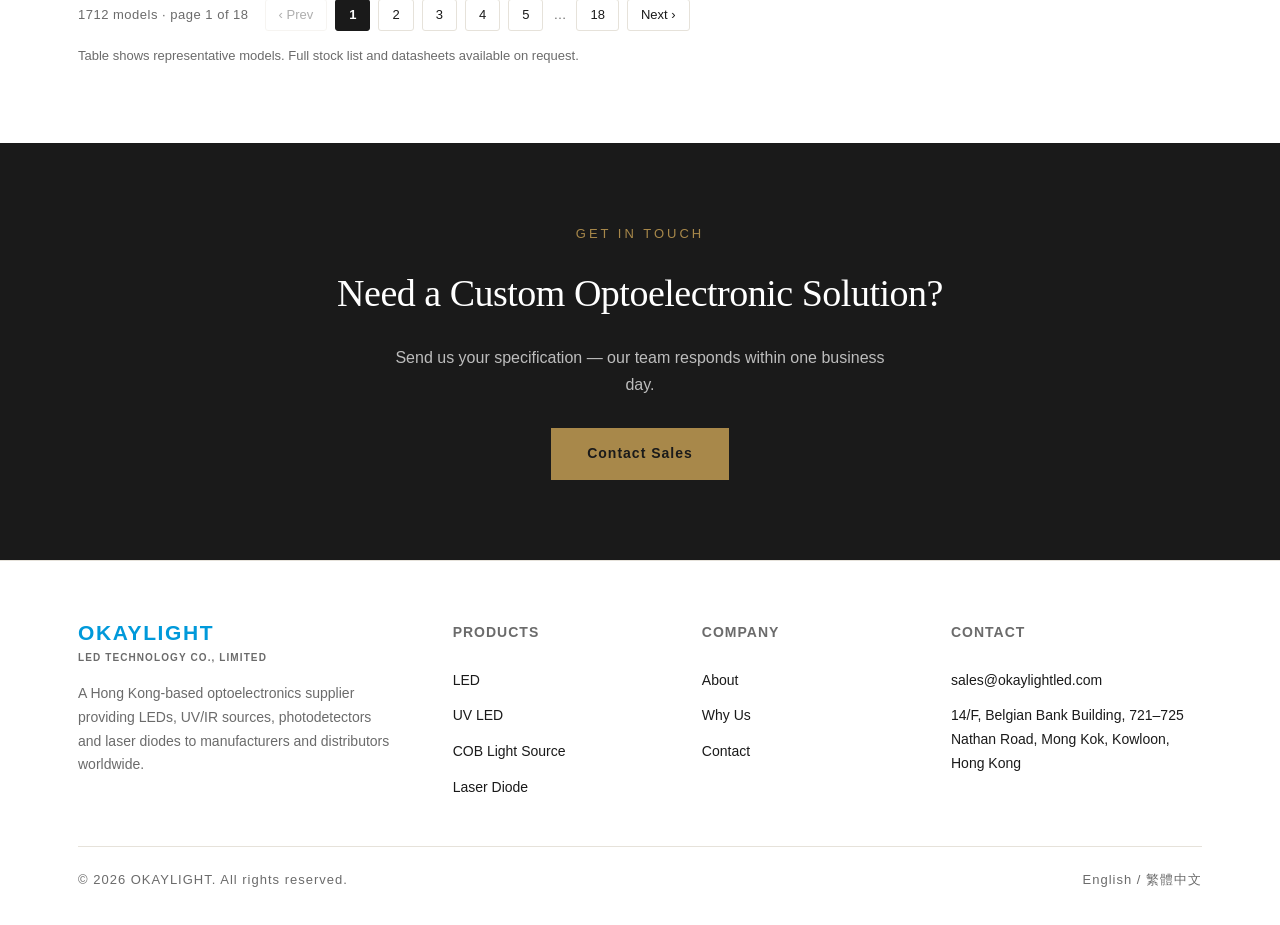
<file: products.html>
<!DOCTYPE html>
<html lang="en">
<head>
<meta charset="UTF-8">
<meta name="viewport" content="width=device-width, initial-scale=1.0">
<title>Product Catalogue — 1,700+ LED, UV, IR, TVS &amp; Display Models | OKAYLIGHT</title>
<link rel="stylesheet" href="assets/style.css">
<link rel="canonical" href="https://www.okaylightled.com/products.html">
<meta name="description" content="Browse 1,700+ optoelectronic part numbers by category: LEDs, UV LEDs, IR emitters, IR receivers, photodiodes, phototransistors, RGB LEDs, TVS/ESD, 7-segment displays and photo switches.">
<meta name="robots" content="index,follow,max-image-preview:large">
<meta property="og:site_name" content="OKAYLIGHT">
<meta property="og:type" content="website">
<meta property="og:title" content="Product Catalogue — 1,700+ LED, UV, IR, TVS &amp; Display Models | OKAYLIGHT">
<meta property="og:description" content="Browse 1,700+ optoelectronic part numbers by category: LEDs, UV LEDs, IR emitters, IR receivers, photodiodes, phototransistors, RGB LEDs, TVS/ESD, 7-segment displays and photo switches.">
<meta property="og:url" content="https://www.okaylightled.com/products.html">
<meta property="og:image" content="https://www.okaylightled.com/logo.png">
<meta property="og:locale" content="en">
<meta name="twitter:card" content="summary_large_image">
<meta name="twitter:title" content="Product Catalogue — 1,700+ LED, UV, IR, TVS &amp; Display Models | OKAYLIGHT">
<meta name="twitter:description" content="Browse 1,700+ optoelectronic part numbers by category: LEDs, UV LEDs, IR emitters, IR receivers, photodiodes, phototransistors, RGB LEDs, TVS/ESD, 7-segment displays and photo switches.">
<meta name="twitter:image" content="https://www.okaylightled.com/logo.png">
<link rel="preconnect" href="https://api.okaylightled.com" crossorigin>
<script type="application/ld+json">{"@context":"https://schema.org","@type":"Organization","@id":"https://www.okaylightled.com/#org","name":"OKAYLIGHT LED TECHNOLOGY CO., LIMITED","alternateName":"OKAYLIGHT","url":"https://www.okaylightled.com/","logo":{"@type":"ImageObject","url":"https://www.okaylightled.com/logo.png"},"email":"sales@okaylightled.com","address":{"@type":"PostalAddress","streetAddress":"14/F, Belgian Bank Building, 721–725 Nathan Road, Mong Kok","addressLocality":"Kowloon","addressRegion":"Hong Kong","addressCountry":"HK"},"contactPoint":[{"@type":"ContactPoint","contactType":"sales","email":"sales@okaylightled.com","availableLanguage":["en","zh-Hant"]}],"knowsAbout":["LED","UV LED","infrared emitter","IR receiver","photodiode","phototransistor","RGB LED","TVS diode","ESD protection","7-segment display"]}</script>
</head>
<body>

<div class="topbar">
  <div class="wrap">
    <div data-i18n="topbar.left">Hong Kong · Global Optoelectronics Supplier</div>
    <div class="lang">
      <span data-i18n="lang.label">Lang</span>
      <button data-l="en" class="active" onclick="setLang('en')">EN</button>
      <button data-l="zh" onclick="setLang('zh')">繁中</button>
    </div>
  </div>
</div>

<header>
  <div class="wrap">
    <a class="logo" href="index.html"><img src="logo.png" alt="OKAYLIGHT"></a>
    <nav>
      <a href="products.html" data-i18n="nav.products">Products</a>
      <a href="why-us.html" data-i18n="nav.why">Why Us</a>
      <a href="about.html" data-i18n="nav.about">About</a>
      <a href="news.html" data-i18n="nav.news">News</a>
      <a href="contact.html" data-i18n="nav.contact">Contact</a>
    </nav>
    <a class="cta" href="contact.html" data-i18n="nav.quote">Get a Quote</a>
  </div>
</header>

<div class="page-hero">
  <div class="wrap">
    <div class="kicker" data-i18n="pr.kicker">PRODUCT CATALOG</div>
    <h1 class="serif" data-i18n="pr.h1">Products</h1>
    <p data-i18n="pr.p">Nine product families, one parameter-driven catalog. Pick a category, search a model, or contact us for custom builds.</p>
  </div>
</div>

<section style="padding-top:50px">
  <div class="wrap">
    <div class="tabs" id="tabs">
      <button class="tab active" data-cat="all" data-i18n="pr.all">All</button>
      <button class="tab" data-cat="led" data-i18n="cat.led">LED</button>
      <button class="tab" data-cat="uv" data-i18n="cat.uv">UV LED</button>
      <button class="tab" data-cat="cob" data-i18n="cat.cob">COB Light Source</button>
      <button class="tab" data-cat="ire" data-i18n="cat.ire">IR Emitter</button>
      <button class="tab" data-cat="pt" data-i18n="cat.pt">Phototransistor</button>
      <button class="tab" data-cat="irr" data-i18n="cat.irr">IR Receiver</button>
      <button class="tab" data-cat="pd" data-i18n="cat.pd">Photodiode</button>
      <button class="tab" data-cat="ld" data-i18n="cat.ld">Laser Diode</button>
      <button class="tab" data-cat="rgb" data-i18n="cat.rgb">RGB LED</button>
      <button class="tab" data-cat="tvs" data-i18n="cat.tvs">TVS / ESD</button>
      <button class="tab" data-cat="seg" data-i18n="cat.seg">LED Display</button>
      <button class="tab" data-cat="psw" data-i18n="cat.psw">Photo Switch</button>
    </div>
    <div class="searchbar">
      <input type="text" id="q" data-i18n-ph="pr.search.ph" placeholder="Search model, wavelength or keyword…">
    </div>
    <div class="tablewrap">
      <table>
        <thead>
          <tr>
            <th data-i18n="pr.th.model">Model</th>
            <th data-i18n="pr.th.pkg">Package</th>
            <th data-i18n="pr.th.c1">Key Spec</th>
            <th data-i18n="pr.th.c2">Spec Detail</th>
            <th class="th-ds" data-i18n="pr.th.ds">Datasheet</th>
          </tr>
        </thead>
        <tbody id="tbody"></tbody>
      </table>
    </div>
    <div class="pager" id="pager"></div>
    <p class="cat-note" id="empty" style="display:none" data-i18n="pr.empty">No models match your search.</p>
    <p class="cat-note" data-i18n="pr.note">Table shows representative models. Full stock list and datasheets available on request.</p>
  </div>
</section>

<section class="band">
  <div class="wrap">
    <div class="kicker" data-i18n="band.kick">GET IN TOUCH</div>
    <h2 class="serif" data-i18n="band.h2">Need a Custom Optoelectronic Solution?</h2>
    <p data-i18n="band.p">Send us your specification — our team responds within one business day.</p>
    <a href="contact.html" data-i18n="band.btn">Contact Sales</a>
  </div>
</section>

<footer>
  <div class="wrap">
    <div class="fg">
      <div>
        <div class="flogo" style="margin-bottom:16px"><span class="flogo-mark">OKAYLIGHT</span><span class="flogo-legal">LED TECHNOLOGY CO., LIMITED</span></div>
        <p style="max-width:320px" data-i18n="foot.about">A Hong Kong-based optoelectronics supplier providing LEDs, UV/IR sources, photodetectors and laser diodes to manufacturers and distributors worldwide.</p>
      </div>
      <div><h4 data-i18n="foot.p">Products</h4>
        <a href="products.html?cat=led" data-i18n="cat.led">LED</a>
        <a href="products.html?cat=uv" data-i18n="cat.uv">UV LED</a>
        <a href="products.html?cat=cob" data-i18n="cat.cob">COB Light Source</a>
        <a href="products.html?cat=ld" data-i18n="cat.ld">Laser Diode</a></div>
      <div><h4 data-i18n="foot.c">Company</h4>
        <a href="about.html" data-i18n="nav.about">About</a>
        <a href="why-us.html" data-i18n="nav.why">Why Us</a>
        <a href="contact.html" data-i18n="nav.contact">Contact</a></div>
      <div><h4 data-i18n="foot.contact">Contact</h4>
        <a href="mailto:sales@okaylightled.com">sales@okaylightled.com</a>
        <a href="#" data-i18n="foot.addr">14/F, Belgian Bank Building, 721–725 Nathan Road, Mong Kok, Kowloon, Hong Kong</a>
</div>
    </div>
    <div class="copy">
      <span>© 2026 OKAYLIGHT. <span data-i18n="foot.rights">All rights reserved.</span></span>
      <span data-i18n="foot.lang">English / 繁體中文</span>
    </div>
  </div>
</footer>

<script src="assets/config.js"></script>
<script src="assets/i18n.js"></script>
<script>
/* 产品数据由后端 /api/products 提供；失败时回退 data/products.json。
   这里不再内置旧型号，避免残留数据被误显示。 */
const DEFAULT_DATA=[];
let DATA=DEFAULT_DATA;
let CAT='all';
const PER=100;
let PAGE=1;
function t(k){const d=I18N[getLang()]||I18N.en;return d[k]!==undefined?d[k]:I18N.en[k];}
function render(){
  const q=(document.getElementById('q').value||'').toLowerCase();
  const tb=document.getElementById('tbody');
  const rows=DATA.filter(r=>(CAT==='all'||r.cat===CAT)&&(!q||Object.values(r).join(' ').toLowerCase().includes(q)));
  const pages=Math.max(1,Math.ceil(rows.length/PER));
  if(PAGE>pages)PAGE=pages;
  if(PAGE<1)PAGE=1;
  const view=rows.slice((PAGE-1)*PER,PAGE*PER);
  tb.innerHTML=view.map(r=>{
    const has=!!r.ds;
    const icView='<svg width="14" height="14" viewBox="0 0 24 24" fill="none" stroke="currentColor" stroke-width="2"><path d="M1 12s4-7 11-7 11 7 11 7-4 7-11 7S1 12 1 12z"/><circle cx="12" cy="12" r="3"/></svg>';
    const icDl='<svg width="14" height="14" viewBox="0 0 24 24" fill="none" stroke="currentColor" stroke-width="2"><path d="M21 15v4a2 2 0 0 1-2 2H5a2 2 0 0 1-2-2v-4"/><polyline points="7 10 12 15 17 10"/><line x1="12" y1="3" x2="12" y2="15"/></svg>';
    const ds='<div class="ds-cell">'
      +(has
        ?'<a class="ds-btn" href="'+r.ds+'" target="_blank" rel="noopener" title="'+t('pr.ds.view')+'">'
        :'<span class="ds-btn is-off" aria-disabled="true" title="'+t('pr.ds.none')+'">')
      +icView+t('pr.ds.view')+(has?'</a>':'</span>')
      +(has
        ?'<a class="ds-btn ds-dl" href="'+r.ds+'" download title="'+t('pr.ds.download')+'">'
        :'<span class="ds-btn ds-dl is-off" aria-disabled="true" title="'+t('pr.ds.none')+'">')
      +icDl+t('pr.ds.download')+(has?'</a>':'</span>')
      +'</div>';
    return '<tr><td class="model"><a href="product.html?model='+encodeURIComponent(r.model)+'">'+r.model+'</a></td><td>'+r.pkg+'</td><td>'+r.spec+'</td><td>'+r.detail+'</td><td class="td-ds">'+ds+'</td></tr>';
  }).join('');
  document.getElementById('empty').style.display=rows.length?'none':'block';
  renderPager(rows.length,pages);
}
function renderPager(total,pages){
  const box=document.getElementById('pager');
  if(!box)return;
  if(!total){box.innerHTML='';return;}
  const info=t('pr.pager.info').replace('{n}',total).replace('{p}',PAGE).replace('{t}',pages);
  let h='<span class="pg-info">'+info+'</span>';
  if(pages>1){
    h+='<button class="pg-btn" data-go="'+(PAGE-1)+'"'+(PAGE<=1?' disabled':'')+'>&lsaquo; '+t('pr.pager.prev')+'</button>';
    let s=Math.max(1,PAGE-2), e=Math.min(pages,s+4); s=Math.max(1,e-4);
    if(s>1){h+='<button class="pg-btn" data-go="1">1</button>';if(s>2)h+='<span class="pg-gap">&hellip;</span>';}
    for(let i=s;i<=e;i++)h+='<button class="pg-btn'+(i===PAGE?' on':'')+'" data-go="'+i+'">'+i+'</button>';
    if(e<pages){if(e<pages-1)h+='<span class="pg-gap">&hellip;</span>';h+='<button class="pg-btn" data-go="'+pages+'">'+pages+'</button>';}
    h+='<button class="pg-btn" data-go="'+(PAGE+1)+'"'+(PAGE>=pages?' disabled':'')+'>'+t('pr.pager.next')+' &rsaquo;</button>';
  }
  box.innerHTML=h;
}
document.getElementById('tabs').addEventListener('click',e=>{
  const b=e.target.closest('.tab');if(!b)return;
  CAT=b.dataset.cat;
  PAGE=1;
  document.querySelectorAll('.tab').forEach(t2=>t2.classList.toggle('active',t2===b));
  render();
});
document.getElementById('pager').addEventListener('click',e=>{
  const b=e.target.closest('button[data-go]');if(!b||b.disabled)return;
  const n=parseInt(b.dataset.go,10);
  if(!n||n===PAGE)return;
  PAGE=n;
  render();
  const tw=document.querySelector('.tablewrap');
  if(tw)tw.scrollIntoView({behavior:'smooth',block:'start'});
});
document.getElementById('q').addEventListener('input',()=>{PAGE=1;render();});
document.addEventListener('okaylang',render);
/* Load backend-managed catalogue.
   1) Cloudflare Worker（线上）/ 本地 node server   2) 静态 data/products.json 兜底 */
fetch(OKAY.url('/api/products')).then(r=>r.ok?r.json():null).then(j=>{
  if(Array.isArray(j)&&j.length){DATA=j;render();}
  else throw new Error('empty');
}).catch(()=>fetch('data/products.json').then(r=>r.ok?r.json():null).then(j=>{
  if(Array.isArray(j)&&j.length){DATA=j;render();}
}).catch(()=>{}));
(function(){
  const p=new URLSearchParams(location.search).get('cat');
  const qp=new URLSearchParams(location.search).get('q');
  if(qp){const qi=document.getElementById('q'); if(qi){qi.value=qp; PAGE=1;}}
  if(p&&document.querySelector('.tab[data-cat="'+p+'"]'))document.querySelector('.tab[data-cat="'+p+'"]').click();
  else render();
})();
</script>
<script src="assets/track.js"></script>
</body>
</html>
</file>
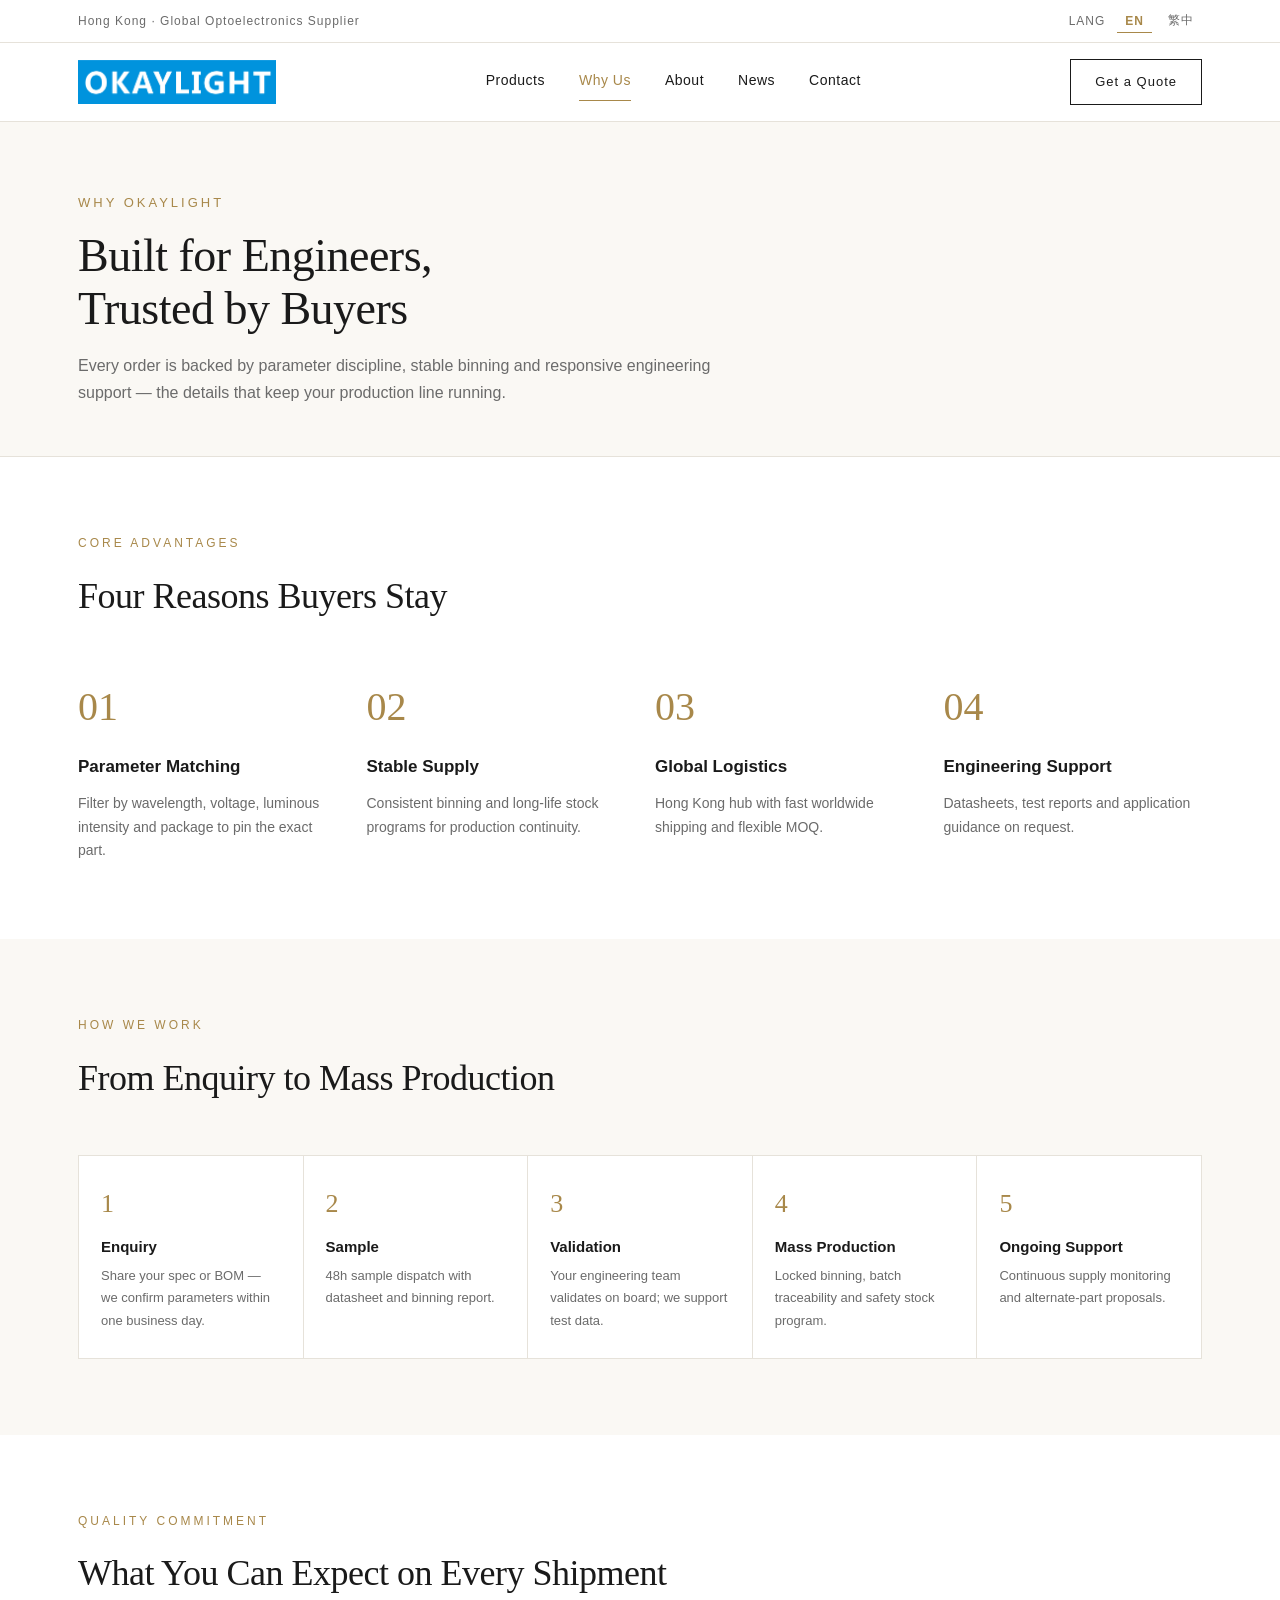
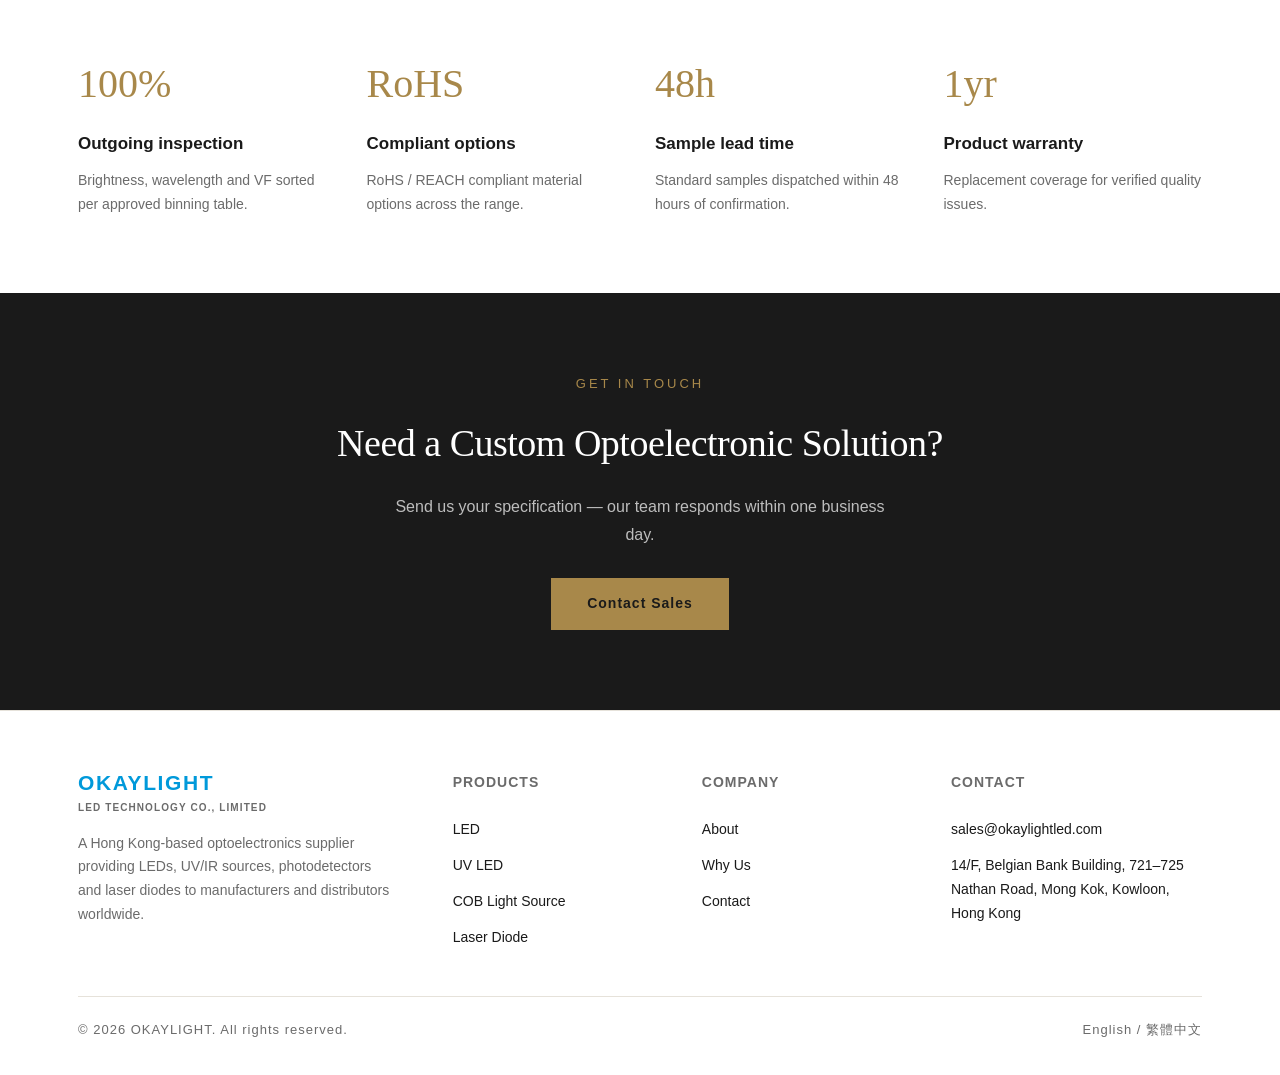
<file: why-us.html>
<!DOCTYPE html>
<html lang="en">
<head>
<meta charset="UTF-8">
<meta name="viewport" content="width=device-width, initial-scale=1.0">
<title>Why OKAYLIGHT — Binning Discipline, Stock Programs &amp; Engineering Support</title>
<link rel="stylesheet" href="assets/style.css">
<link rel="canonical" href="https://www.okaylightled.com/why-us.html">
<meta name="description" content="Parameter-first supply: wavelength and intensity binning consistency across nine product families, stock programs, application engineering support and one-business-day quotation response.">
<meta name="robots" content="index,follow,max-image-preview:large">
<meta property="og:site_name" content="OKAYLIGHT">
<meta property="og:type" content="website">
<meta property="og:title" content="Why OKAYLIGHT — Binning Discipline, Stock Programs &amp; Engineering Support">
<meta property="og:description" content="Parameter-first supply: wavelength and intensity binning consistency across nine product families, stock programs, application engineering support and one-business-day quotation response.">
<meta property="og:url" content="https://www.okaylightled.com/why-us.html">
<meta property="og:image" content="https://www.okaylightled.com/logo.png">
<meta property="og:locale" content="en">
<meta name="twitter:card" content="summary_large_image">
<meta name="twitter:title" content="Why OKAYLIGHT — Binning Discipline, Stock Programs &amp; Engineering Support">
<meta name="twitter:description" content="Parameter-first supply: wavelength and intensity binning consistency across nine product families, stock programs, application engineering support and one-business-day quotation response.">
<meta name="twitter:image" content="https://www.okaylightled.com/logo.png">
<link rel="preconnect" href="https://api.okaylightled.com" crossorigin>
<script type="application/ld+json">{"@context":"https://schema.org","@type":"Organization","@id":"https://www.okaylightled.com/#org","name":"OKAYLIGHT LED TECHNOLOGY CO., LIMITED","alternateName":"OKAYLIGHT","url":"https://www.okaylightled.com/","logo":{"@type":"ImageObject","url":"https://www.okaylightled.com/logo.png"},"email":"sales@okaylightled.com","address":{"@type":"PostalAddress","streetAddress":"14/F, Belgian Bank Building, 721–725 Nathan Road, Mong Kok","addressLocality":"Kowloon","addressRegion":"Hong Kong","addressCountry":"HK"},"contactPoint":[{"@type":"ContactPoint","contactType":"sales","email":"sales@okaylightled.com","availableLanguage":["en","zh-Hant"]}],"knowsAbout":["LED","UV LED","infrared emitter","IR receiver","photodiode","phototransistor","RGB LED","TVS diode","ESD protection","7-segment display"]}</script>
</head>
<body>

<div class="topbar">
  <div class="wrap">
    <div data-i18n="topbar.left">Hong Kong · Global Optoelectronics Supplier</div>
    <div class="lang">
      <span data-i18n="lang.label">Lang</span>
      <button data-l="en" class="active" onclick="setLang('en')">EN</button>
      <button data-l="zh" onclick="setLang('zh')">繁中</button>
    </div>
  </div>
</div>

<header>
  <div class="wrap">
    <a class="logo" href="index.html"><img src="logo.png" alt="OKAYLIGHT"></a>
    <nav>
      <a href="products.html" data-i18n="nav.products">Products</a>
      <a href="why-us.html" data-i18n="nav.why">Why Us</a>
      <a href="about.html" data-i18n="nav.about">About</a>
      <a href="news.html" data-i18n="nav.news">News</a>
      <a href="contact.html" data-i18n="nav.contact">Contact</a>
    </nav>
    <a class="cta" href="contact.html" data-i18n="nav.quote">Get a Quote</a>
  </div>
</header>

<div class="page-hero">
  <div class="wrap">
    <div class="kicker" data-i18n="wu.kicker">WHY OKAYLIGHT</div>
    <h1 class="serif" data-i18n="wu.h1">Built for Engineers, Trusted by Buyers</h1>
    <p data-i18n="wu.p">Every order is backed by parameter discipline, stable binning and responsive engineering support — the details that keep your production line running.</p>
  </div>
</div>

<section>
  <div class="wrap">
    <div class="sec-head">
      <div class="tag" data-i18n="wu.tag">CORE ADVANTAGES</div>
      <h2 class="serif" data-i18n="wu.h2">Four Reasons Buyers Stay</h2>
    </div>
    <div class="grid2">
      <div class="feat"><div class="n">01</div><h4 data-i18n="f1.n">Parameter Matching</h4><p data-i18n="f1.d">Filter by wavelength, voltage, luminous intensity and package to pin the exact part.</p></div>
      <div class="feat"><div class="n">02</div><h4 data-i18n="f2.n">Stable Supply</h4><p data-i18n="f2.d">Consistent binning and long-life stock programs for production continuity.</p></div>
      <div class="feat"><div class="n">03</div><h4 data-i18n="f3.n">Global Logistics</h4><p data-i18n="f3.d">Hong Kong hub with fast worldwide shipping and flexible MOQ.</p></div>
      <div class="feat"><div class="n">04</div><h4 data-i18n="f4.n">Engineering Support</h4><p data-i18n="f4.d">Datasheets, test reports and application guidance on request.</p></div>
    </div>
  </div>
</section>

<section style="background:var(--cream)">
  <div class="wrap">
    <div class="sec-head">
      <div class="tag" data-i18n="wu.tag2">HOW WE WORK</div>
      <h2 class="serif" data-i18n="wu.h2b">From Enquiry to Mass Production</h2>
    </div>
    <div class="steps">
      <div class="step"><div class="n">1</div><h4 data-i18n="wu.step1">Enquiry</h4><p data-i18n="wu.step1d">Share your spec or BOM — we confirm parameters within one business day.</p></div>
      <div class="step"><div class="n">2</div><h4 data-i18n="wu.step2">Sample</h4><p data-i18n="wu.step2d">48h sample dispatch with datasheet and binning report.</p></div>
      <div class="step"><div class="n">3</div><h4 data-i18n="wu.step3">Validation</h4><p data-i18n="wu.step3d">Your engineering team validates on board; we support test data.</p></div>
      <div class="step"><div class="n">4</div><h4 data-i18n="wu.step4">Mass Production</h4><p data-i18n="wu.step4d">Locked binning, batch traceability and safety stock program.</p></div>
      <div class="step"><div class="n">5</div><h4 data-i18n="wu.step5">Ongoing Support</h4><p data-i18n="wu.step5d">Continuous supply monitoring and alternate-part proposals.</p></div>
    </div>
  </div>
</section>

<section>
  <div class="wrap">
    <div class="sec-head">
      <div class="tag" data-i18n="wu.tag3">QUALITY COMMITMENT</div>
      <h2 class="serif" data-i18n="wu.h2c">What You Can Expect on Every Shipment</h2>
    </div>
    <div class="grid2">
      <div class="feat"><div class="n" data-i18n="wu.q1.n">100%</div><h4 data-i18n="wu.q1.t">Outgoing inspection</h4><p data-i18n="wu.q1.d">Brightness, wavelength and VF sorted per approved binning table.</p></div>
      <div class="feat"><div class="n" data-i18n="wu.q2.n">RoHS</div><h4 data-i18n="wu.q2.t">Compliant options</h4><p data-i18n="wu.q2.d">RoHS / REACH compliant material options across the range.</p></div>
      <div class="feat"><div class="n" data-i18n="wu.q3.n">48h</div><h4 data-i18n="wu.q3.t">Sample lead time</h4><p data-i18n="wu.q3.d">Standard samples dispatched within 48 hours of confirmation.</p></div>
      <div class="feat"><div class="n" data-i18n="wu.q4.n">1yr</div><h4 data-i18n="wu.q4.t">Product warranty</h4><p data-i18n="wu.q4.d">Replacement coverage for verified quality issues.</p></div>
    </div>
  </div>
</section>

<section class="band">
  <div class="wrap">
    <div class="kicker" data-i18n="band.kick">GET IN TOUCH</div>
    <h2 class="serif" data-i18n="band.h2">Need a Custom Optoelectronic Solution?</h2>
    <p data-i18n="band.p">Send us your specification — our team responds within one business day.</p>
    <a href="contact.html" data-i18n="band.btn">Contact Sales</a>
  </div>
</section>

<footer>
  <div class="wrap">
    <div class="fg">
      <div>
        <div class="flogo" style="margin-bottom:16px"><span class="flogo-mark">OKAYLIGHT</span><span class="flogo-legal">LED TECHNOLOGY CO., LIMITED</span></div>
        <p style="max-width:320px" data-i18n="foot.about">A Hong Kong-based optoelectronics supplier providing LEDs, UV/IR sources, photodetectors and laser diodes to manufacturers and distributors worldwide.</p>
      </div>
      <div><h4 data-i18n="foot.p">Products</h4>
        <a href="products.html?cat=led" data-i18n="cat.led">LED</a>
        <a href="products.html?cat=uv" data-i18n="cat.uv">UV LED</a>
        <a href="products.html?cat=cob" data-i18n="cat.cob">COB Light Source</a>
        <a href="products.html?cat=ld" data-i18n="cat.ld">Laser Diode</a></div>
      <div><h4 data-i18n="foot.c">Company</h4>
        <a href="about.html" data-i18n="nav.about">About</a>
        <a href="why-us.html" data-i18n="nav.why">Why Us</a>
        <a href="contact.html" data-i18n="nav.contact">Contact</a></div>
      <div><h4 data-i18n="foot.contact">Contact</h4>
        <a href="mailto:sales@okaylightled.com">sales@okaylightled.com</a>
        <a href="#" data-i18n="foot.addr">14/F, Belgian Bank Building, 721–725 Nathan Road, Mong Kok, Kowloon, Hong Kong</a>
</div>
    </div>
    <div class="copy">
      <span>© 2026 OKAYLIGHT. <span data-i18n="foot.rights">All rights reserved.</span></span>
      <span data-i18n="foot.lang">English / 繁體中文</span>
    </div>
  </div>
</footer>

<script src="assets/config.js"></script>
<script src="assets/i18n.js"></script>
<script src="assets/track.js"></script>
</body>
</html>
</file>
<file: assets/style.css>
/* OKAYLIGHT — shared styles (Template C: Minimal Premium) */
:root{
  --ink:#1a1a1a; --muted:#6b6b6b; --line:#e6e2da; --gold:#a8884a;
  --cream:#faf8f4; --bg:#ffffff; --blue:#0099DA;
}
*{box-sizing:border-box;margin:0;padding:0}
html{scroll-behavior:smooth}
body{font-family:"Helvetica Neue","PingFang TC","Microsoft YaHei",sans-serif;color:var(--ink);background:var(--bg);line-height:1.7}
a{text-decoration:none;color:inherit}
.serif{font-family:Georgia,"Songti TC","Times New Roman",serif}
.wrap{max-width:1180px;margin:0 auto;padding:0 28px}

/* top bar */
.topbar{border-bottom:1px solid var(--line);font-size:12px;letter-spacing:1px;color:var(--muted)}
.topbar .wrap{display:flex;justify-content:space-between;align-items:center;height:42px}
.lang{display:flex;gap:8px;align-items:center}
.lang span{margin-right:4px;text-transform:uppercase}
.lang button{background:none;border:none;color:var(--muted);cursor:pointer;font-size:12px;letter-spacing:1px;padding:4px 8px;border-bottom:1px solid transparent;transition:.2s}
.lang button.active{color:var(--gold);border-bottom:1px solid var(--gold);font-weight:700}
.lang button:hover{color:var(--ink)}

/* header */
header{position:sticky;top:0;z-index:50;background:rgba(255,255,255,.92);backdrop-filter:blur(8px);border-bottom:1px solid var(--line)}
header .wrap{display:flex;align-items:center;justify-content:space-between;height:78px}
.logo img{height:44px;width:auto;display:block}
nav{display:flex;gap:34px;font-size:14px;letter-spacing:.5px}
nav a{color:var(--ink);position:relative;padding-bottom:2px}
nav a::after{content:"";position:absolute;left:0;bottom:-6px;width:0;height:1px;background:var(--gold);transition:.25s}
nav a:hover::after,nav a.active::after{width:100%}
nav a.active{color:var(--gold)}
.cta{border:1px solid var(--ink);padding:11px 24px;font-size:13px;letter-spacing:1px;transition:.25s}
.cta:hover{background:var(--ink);color:#fff}

/* page hero (subpages) */
.page-hero{padding:70px 0 50px;border-bottom:1px solid var(--line);background:var(--cream)}
.kicker{color:var(--gold);font-size:13px;letter-spacing:3px;text-transform:uppercase;margin-bottom:16px}
.page-hero h1{font-size:46px;font-weight:400;letter-spacing:-.5px;line-height:1.15}
.page-hero p{color:var(--muted);max-width:640px;margin-top:16px;font-size:16px}

/* generic section */
section{padding:76px 0}
.sec-head{margin-bottom:46px}
.sec-head .tag{color:var(--gold);font-size:12px;letter-spacing:3px;text-transform:uppercase}
.sec-head h2{font-size:36px;font-weight:400;margin-top:12px;letter-spacing:-.5px}
.sec-head p{color:var(--muted);max-width:600px;margin-top:12px;font-size:15px}

/* stats row */
.meta{display:flex;gap:50px;flex-wrap:wrap;border-top:1px solid var(--line);padding-top:30px;margin-top:50px}
.meta .m b{font-size:34px;font-weight:400;display:block;font-family:Georgia,serif}
.meta .m span{font-size:13px;color:var(--muted);letter-spacing:1px}

/* product grid */
.grid{display:grid;grid-template-columns:repeat(3,1fr);gap:0;border-top:1px solid var(--line);border-left:1px solid var(--line)}
.pcard{border-right:1px solid var(--line);border-bottom:1px solid var(--line);padding:34px 30px;transition:.25s;background:#fff;display:block}
.pcard:hover{background:var(--cream)}
.pcard .idx{font-family:Georgia,serif;font-size:14px;color:var(--gold);margin-bottom:18px}
.pcard h3{font-size:21px;font-weight:600;margin-bottom:4px}
.pcard .en{font-size:12px;color:var(--muted);letter-spacing:1px;margin-bottom:14px;text-transform:uppercase}
.pcard p{font-size:14px;color:var(--muted);line-height:1.6}
.pcard .more{display:inline-block;margin-top:18px;color:var(--ink);font-size:13px;letter-spacing:1px;border-bottom:1px solid var(--gold);padding-bottom:2px}

/* features */
.grid2{display:grid;grid-template-columns:repeat(4,1fr);gap:30px}
.grid2.g3{grid-template-columns:repeat(3,1fr)}
.feat .n{font-family:Georgia,serif;font-size:40px;color:var(--gold);margin-bottom:12px}
.feat h4{font-size:17px;margin-bottom:10px;font-weight:600}
.feat p{font-size:14px;color:var(--muted)}

/* steps */
.steps{display:grid;grid-template-columns:repeat(5,1fr);gap:0;border-top:1px solid var(--line);border-left:1px solid var(--line)}
.step{border-right:1px solid var(--line);border-bottom:1px solid var(--line);padding:26px 22px;background:#fff}
.step .n{font-family:Georgia,serif;font-size:26px;color:var(--gold);margin-bottom:8px}
.step h4{font-size:15px;margin-bottom:6px}
.step p{font-size:13px;color:var(--muted)}

/* product page: tabs + table */
.tabs{display:flex;flex-wrap:wrap;gap:10px;margin-bottom:28px}
.tab{border:1px solid var(--line);background:#fff;padding:9px 18px;font-size:13px;letter-spacing:.5px;cursor:pointer;transition:.2s;color:var(--muted)}
.tab:hover{border-color:var(--gold);color:var(--ink)}
.tab.active{background:var(--ink);border-color:var(--ink);color:#fff}
.searchbar{display:flex;gap:10px;margin-bottom:24px}
.searchbar input{flex:1;border:1px solid var(--line);padding:12px 16px;font-size:14px;font-family:inherit;background:#fff;color:var(--ink)}
.searchbar input:focus{outline:none;border-color:var(--gold)}
.tablewrap{overflow-x:auto;border:1px solid var(--line)}
table{width:100%;border-collapse:collapse;font-size:14px;background:#fff;min-width:760px}
th{background:var(--cream);text-align:left;padding:14px 18px;font-weight:600;letter-spacing:.5px;border-bottom:1px solid var(--line);white-space:nowrap;color:var(--ink)}
td{padding:13px 18px;border-bottom:1px solid var(--line);color:var(--muted)}
td.model{color:var(--ink);font-weight:600;font-family:Georgia,serif;letter-spacing:.5px}
tr:hover td{background:var(--cream)}
.cat-note{font-size:13px;color:var(--muted);margin:14px 0 0}

/* timeline (about) */
.timeline{border-left:1px solid var(--line);margin-left:8px;padding-left:34px}
.tl{position:relative;padding-bottom:34px}
.tl:last-child{padding-bottom:0}
.tl::before{content:"";position:absolute;left:-39px;top:8px;width:9px;height:9px;border-radius:50%;background:var(--gold)}
.tl .y{font-family:Georgia,serif;font-size:20px;color:var(--gold)}
.tl h4{font-size:17px;margin:4px 0 6px}
.tl p{font-size:14px;color:var(--muted);max-width:640px}

/* values */
.values{display:grid;grid-template-columns:repeat(4,1fr);gap:0;border-top:1px solid var(--line);border-left:1px solid var(--line)}
.value{border-right:1px solid var(--line);border-bottom:1px solid var(--line);padding:28px 24px;background:#fff}
.value h4{font-size:16px;margin-bottom:8px}
.value .n{font-family:Georgia,serif;color:var(--gold);font-size:22px;margin-bottom:10px}
.value p{font-size:13px;color:var(--muted)}

/* contact */
.contact-grid{display:grid;grid-template-columns:1fr 1.2fr;gap:50px}
.cinfo{background:var(--cream);border:1px solid var(--line);padding:34px}
.cinfo .item{padding:16px 0;border-bottom:1px solid var(--line)}
.cinfo .item:last-child{border:none}
.cinfo .lab{font-size:12px;letter-spacing:2px;text-transform:uppercase;color:var(--gold);margin-bottom:4px}
.cinfo .val{font-size:16px}
.cinfo .val small{display:block;font-size:13px;color:var(--muted)}
form.inq label{display:block;font-size:13px;letter-spacing:1px;text-transform:uppercase;color:var(--muted);margin:18px 0 6px}
form.inq input,form.inq textarea,form.inq select{width:100%;border:1px solid var(--line);padding:12px 14px;font-size:14px;font-family:inherit;background:#fff;color:var(--ink)}
form.inq input:focus,form.inq textarea:focus,form.inq select:focus{outline:none;border-color:var(--gold)}
form.inq textarea{min-height:130px;resize:vertical}
.btn-gold{display:inline-block;background:var(--gold);color:#1a1a1a;border:none;padding:14px 36px;font-size:14px;letter-spacing:1px;font-weight:700;cursor:pointer;margin-top:24px;transition:.2s}
.btn-gold:hover{background:#8f7440}
.form-note{font-size:12px;color:var(--muted);margin-top:14px}

/* band CTA */
.band{background:var(--ink);color:#fff;text-align:center;padding:80px 0}
.band h2{font-size:38px;font-weight:400;margin:14px 0 18px;letter-spacing:-.5px}
.band p{color:#bdbdbd;max-width:520px;margin:0 auto 30px}
.band a{display:inline-block;background:var(--gold);color:#1a1a1a;padding:14px 36px;font-size:14px;letter-spacing:1px;font-weight:700}

/* footer */
footer{background:#fff;border-top:1px solid var(--line);padding:60px 0 34px}
footer .fg{display:grid;grid-template-columns:1.6fr 1fr 1fr 1.2fr;gap:40px}
footer h4{font-size:14px;margin-bottom:18px;letter-spacing:1px;text-transform:uppercase;color:var(--muted)}
footer a{display:block;color:var(--ink);font-size:14px;padding:6px 0}
footer a:hover{color:var(--gold)}
footer p{font-size:14px;color:var(--muted)}
.flogo{display:inline-block}
.flogo-mark{display:block;font-size:21px;font-weight:700;letter-spacing:1.6px;color:var(--blue);line-height:1.1}
.flogo-legal{display:block;font-size:10px;letter-spacing:1.1px;color:var(--muted);margin-top:5px;font-weight:600}
footer .copy{border-top:1px solid var(--line);margin-top:40px;padding-top:22px;font-size:13px;color:var(--muted);display:flex;justify-content:space-between;letter-spacing:1px;flex-wrap:wrap;gap:8px}

@media(max-width:900px){
  .page-hero h1{font-size:34px}
  .grid,.grid2,.grid2.g3,.steps,.values,footer .fg,.contact-grid{grid-template-columns:1fr}
  nav{display:none}
}

/* --- datasheet column --- */
.th-ds{text-align:center}
.td-ds{text-align:center;white-space:nowrap;width:130px}
.ds-cell{display:inline-flex;gap:8px}
.ds-btn{display:inline-flex;align-items:center;gap:5px;font-size:12px;letter-spacing:.04em;color:#8a6d2f;border:1px solid #e2d7bf;background:#fffdf7;border-radius:3px;padding:5px 9px;text-decoration:none;transition:all .18s}
.ds-btn:hover{background:#b08d3e;border-color:#b08d3e;color:#fff}
.ds-dl{border-color:#e2d7bf;background:transparent}
.ds-btn.is-off{opacity:.45;cursor:not-allowed}
.ds-btn.is-off:hover{background:#fffdf7;border-color:#e2d7bf;color:#8a6d2f}

/* --- pagination --- */
.pager{display:flex;flex-wrap:wrap;align-items:center;gap:8px;margin-top:24px;font-size:13px;color:var(--muted)}
.pg-info{margin-right:8px;letter-spacing:.5px}
.pg-btn{border:1px solid var(--line);background:#fff;color:var(--ink);padding:7px 13px;font-size:13px;font-family:inherit;cursor:pointer;border-radius:3px;transition:all .18s;line-height:1.2}
.pg-btn:hover:not(:disabled){border-color:var(--gold);color:var(--gold)}
.pg-btn.on{background:var(--ink);border-color:var(--ink);color:#fff;font-weight:700}
.pg-btn:disabled{opacity:.35;cursor:not-allowed}
.pg-gap{padding:0 2px;color:var(--muted)}
@media(max-width:600px){
  .pager{gap:6px;font-size:12px}
  .pg-btn{padding:6px 10px}
  .pg-info{width:100%;margin-bottom:4px}
}

/* --- distributors --- */
.dist-section{padding:72px 0 84px;border-top:1px solid var(--line);background:#fff}.dist-grid{display:grid;grid-template-columns:repeat(2,1fr);gap:44px 56px;margin-top:40px}
.dist-card{border-top:2px solid var(--ink);padding-top:24px}
.dist-card h3{font-size:16px;font-weight:700;line-height:1.55;letter-spacing:.1px;color:var(--ink)}
.dist-cn{display:block;font-size:14px;font-weight:500;color:var(--gold);margin-top:5px}
.dist-line{font-size:14px;color:var(--muted);margin-top:12px;line-height:1.75}
.dist-line b{color:var(--ink);font-weight:600;margin-right:3px;letter-spacing:.5px;font-size:13px}
.dist-line a{color:var(--ink);border-bottom:1px solid var(--line);transition:.2s}
.dist-line a:hover{color:var(--gold);border-color:var(--gold)}
.dist-region{margin-top:18px;font-size:11px;letter-spacing:2.5px;font-weight:700;color:var(--gold);text-transform:uppercase}
@media(max-width:820px){
  .dist-section{padding:52px 0 60px}
  .dist-grid{grid-template-columns:1fr;gap:34px}
}

/* --- product detail --- */
.pd-crumb{border-bottom:1px solid var(--line);font-size:12.5px;color:var(--muted);background:#fff}
.pd-crumb .wrap{display:flex;align-items:center;gap:8px;height:46px;flex-wrap:wrap}
.pd-crumb a{color:var(--muted)}
.pd-crumb a:hover{color:var(--gold)}
.pd-crumb b{color:var(--ink);font-weight:600}
.pd-crumb span{color:#c9c2b4}
.pd-main{padding:52px 0 10px}
.pd-grid{display:grid;grid-template-columns:1fr 1.15fr;gap:56px;align-items:start}
.pd-media{background:var(--cream);border:1px solid var(--line);padding:38px;text-align:center}
.pd-imgbox{aspect-ratio:1/1;display:flex;align-items:center;justify-content:center}
.pd-imgbox img{max-width:66%;height:auto}
.pd-pkg{font-family:Georgia,serif;font-size:15px;color:var(--muted);letter-spacing:1px;margin-top:14px}
.pd-badges{display:flex;gap:8px;flex-wrap:wrap;margin-bottom:18px}
.pd-badge{font-size:11.5px;letter-spacing:1px;padding:4px 11px;border-radius:999px;border:1px solid var(--line);color:var(--muted);background:#fff}
.pd-stock{color:#2e7d4f;border-color:#cfe3d5;background:#eef7ee;font-weight:600}
.pd-title{font-family:Georgia,serif;font-size:34px;font-weight:400;letter-spacing:-.3px;line-height:1.2;word-break:break-word}
.pd-desc{color:var(--muted);font-size:14.5px;margin-top:14px;max-width:560px}
.pd-facts{display:grid;grid-template-columns:repeat(3,1fr);border:1px solid var(--line);margin-top:26px}
.pd-facts>div{padding:14px 18px;border-right:1px solid var(--line)}
.pd-facts>div:last-child{border-right:none}
.pd-facts .k{display:block;font-size:11px;letter-spacing:1.4px;text-transform:uppercase;color:#a49b8b;margin-bottom:6px}
.pd-facts b{font-size:14.5px;font-weight:600;word-break:break-word}
.pd-ds{display:flex;align-items:center;gap:16px;border:1px solid var(--line);background:var(--cream);padding:16px 18px;margin-top:20px;flex-wrap:wrap}
.pd-ds-ic{width:40px;height:46px;border:1px solid #d9d1c0;background:#fff;display:flex;align-items:center;justify-content:center;font-size:10px;letter-spacing:.5px;color:#8a6d2f;font-weight:700}
.pd-ds-meta{flex:1;min-width:140px;display:flex;flex-direction:column;gap:3px}
.pd-ds-meta b{font-size:13px}
.pd-ds-meta span{font-size:12px;color:var(--muted)}
.pd-ds-actions{display:flex;gap:8px;flex-wrap:wrap}
.pd-btn{display:inline-flex;align-items:center;justify-content:center;gap:6px;font-size:13px;font-family:inherit;padding:9px 18px;border:1px solid var(--ink);background:#fff;color:var(--ink);cursor:pointer;transition:.2s;text-decoration:none}
.pd-btn:hover{background:var(--ink);color:#fff}
.pd-primary{background:var(--ink);color:#fff}
.pd-primary:hover{background:#333}
.pd-btn.pd-off{opacity:.38;cursor:not-allowed;border-color:#d9d1c0;color:#9a9285;background:#f7f5f0}
.pd-btn.pd-off:hover{background:#f7f5f0;color:#9a9285}
.pd-share{margin-top:28px}
.pd-label{font-size:11.5px;letter-spacing:1.6px;text-transform:uppercase;color:#a49b8b;margin-bottom:10px}
.pd-share-row{display:flex;gap:8px;flex-wrap:wrap}
.pd-sbtn{display:inline-flex;align-items:center;gap:7px;font-size:12.5px;color:var(--ink);border:1px solid var(--line);background:#fff;padding:8px 14px;cursor:pointer;transition:.18s;text-decoration:none}
.pd-sbtn:hover{border-color:var(--ink);background:var(--ink);color:#fff}
.pd-sbtn svg{width:15px;height:15px;flex:none}
.pd-sec{padding:44px 0;border-top:1px solid var(--line);margin-top:44px}
.pd-cols{display:grid;grid-template-columns:1fr 1fr;gap:64px;align-items:start}
.pd-h2{font-size:13px;letter-spacing:2px;text-transform:uppercase;color:var(--ink);font-weight:700;padding-bottom:12px;border-bottom:2px solid var(--ink);margin-bottom:4px}
.pd-h2-gap{margin-top:40px}
.pd-spec{width:100%;border-collapse:collapse;font-size:14px}
.pd-spec th{width:44%;text-align:left;font-weight:400;color:var(--muted);padding:13px 0;border-bottom:1px solid var(--line);vertical-align:top}
.pd-spec td{padding:13px 0;border-bottom:1px solid var(--line);font-weight:600;word-break:break-word}
.pd-feat{list-style:none;margin-top:16px}
.pd-feat li{position:relative;padding-left:20px;margin:11px 0;font-size:14px;color:#3a3a3a;line-height:1.65}
.pd-feat li::before{content:"";position:absolute;left:0;top:9px;width:7px;height:7px;background:var(--gold)}
.pd-tags{display:flex;gap:8px;flex-wrap:wrap;margin-top:16px}
.pd-tag{font-size:12.5px;padding:8px 14px;background:#f6f4ef;border:1px solid var(--line);color:#4a4a4a}
.pd-rel{padding-bottom:80px}
.pd-rel-grid{display:grid;grid-template-columns:repeat(4,1fr);gap:1px;background:var(--line);border:1px solid var(--line);margin-top:22px}
.pd-rel-card{display:flex;gap:14px;align-items:center;background:#fff;padding:16px;text-decoration:none;transition:.18s}
.pd-rel-card:hover{background:var(--cream)}
.pd-rel-thumb{width:52px;height:52px;flex:none;background:var(--cream);border:1px solid var(--line);display:flex;align-items:center;justify-content:center}
.pd-rel-thumb img{max-width:74%;height:auto}
.pd-rel-card b{display:block;font-size:13.5px;font-weight:600;color:var(--ink);word-break:break-word}
.pd-rel-card span{display:block;font-size:12px;color:var(--muted);margin-top:4px}
.pd-empty{color:var(--muted);font-size:14px;margin-top:16px}
@media(max-width:900px){
  .pd-grid{grid-template-columns:1fr;gap:32px}
  .pd-cols{grid-template-columns:1fr;gap:40px}
  .pd-rel-grid{grid-template-columns:repeat(2,1fr)}
  .pd-title{font-size:26px}
  .pd-facts{grid-template-columns:1fr}
  .pd-facts>div{border-right:none;border-bottom:1px solid var(--line)}
  .pd-facts>div:last-child{border-bottom:none}
}
@media(max-width:560px){
  .pd-rel-grid{grid-template-columns:1fr}
  .pd-ds{flex-direction:column;align-items:flex-start}
  .pd-ds-actions{width:100%}
  .pd-ds-actions .pd-btn{flex:1}
}

/* model link in product list */
.model a{color:inherit;border-bottom:1px solid transparent;transition:.18s}
.model a:hover{color:var(--gold);border-color:var(--gold)}
</file>
